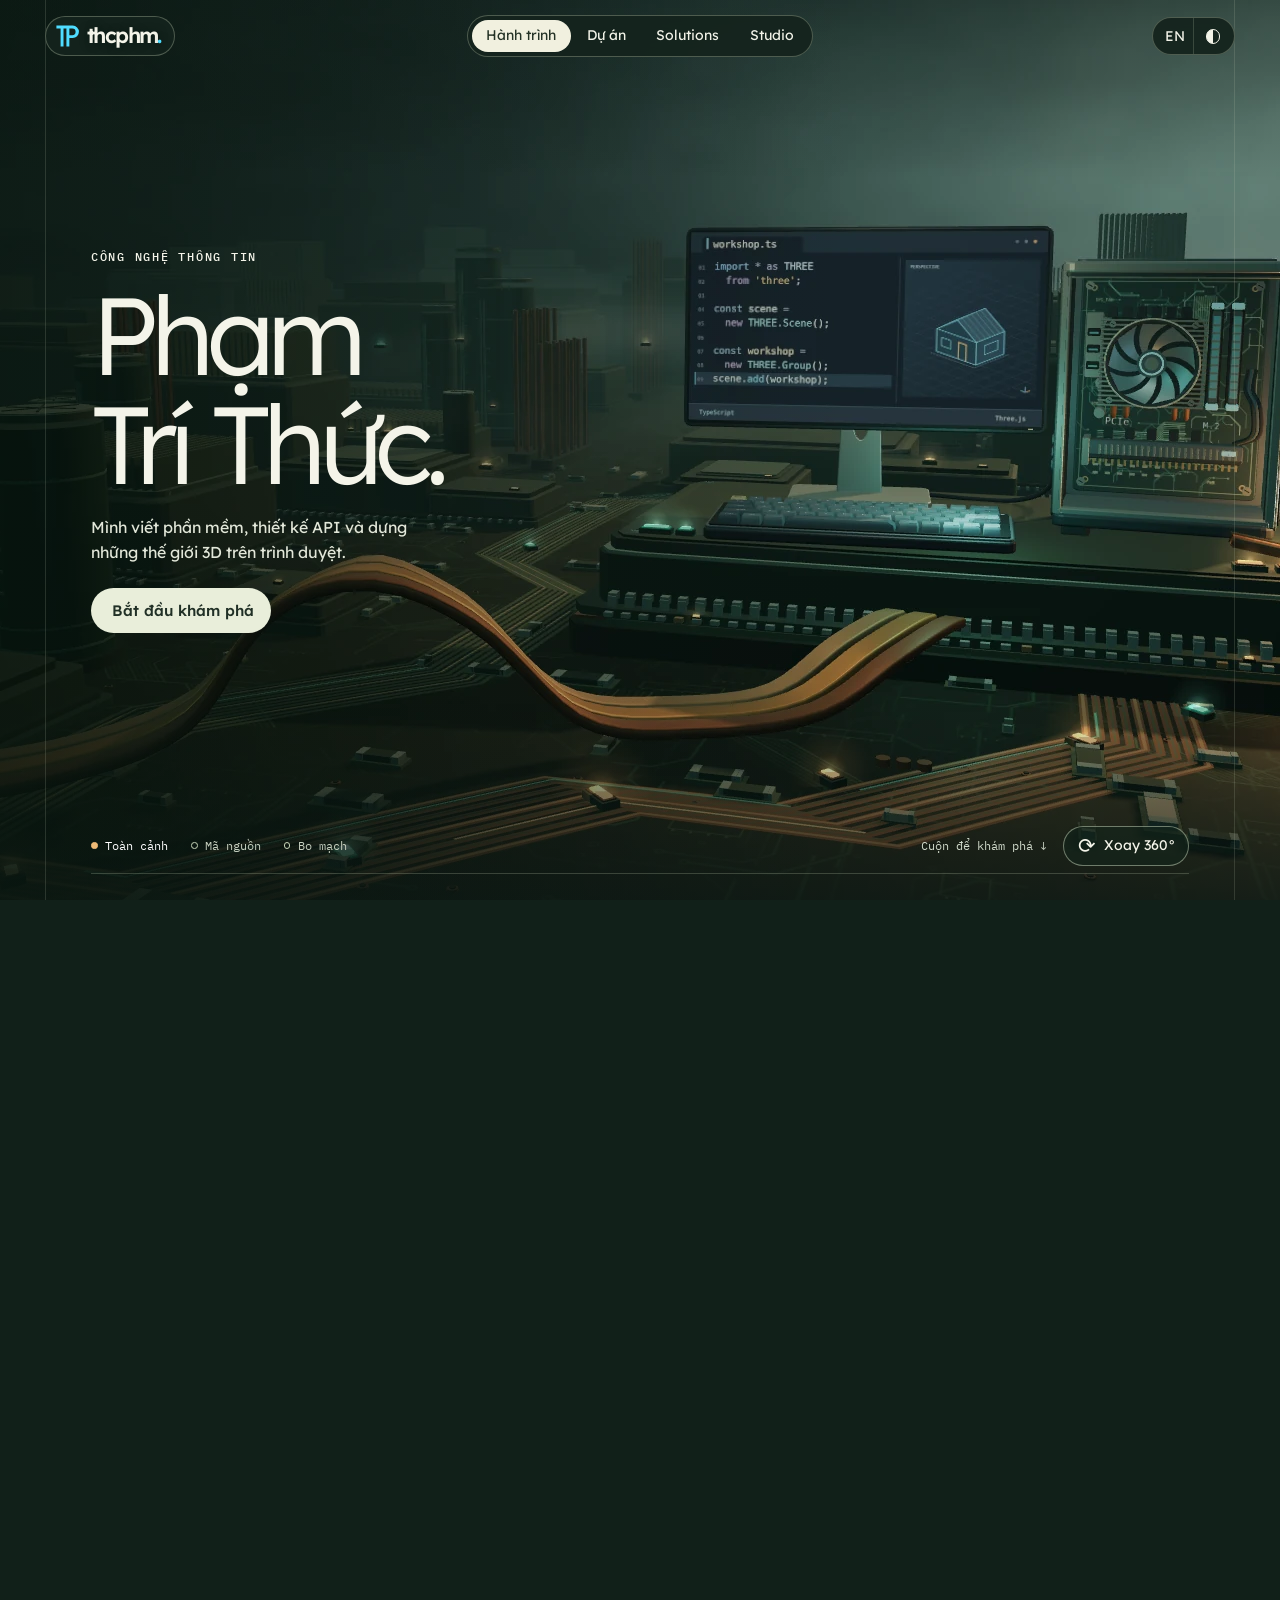
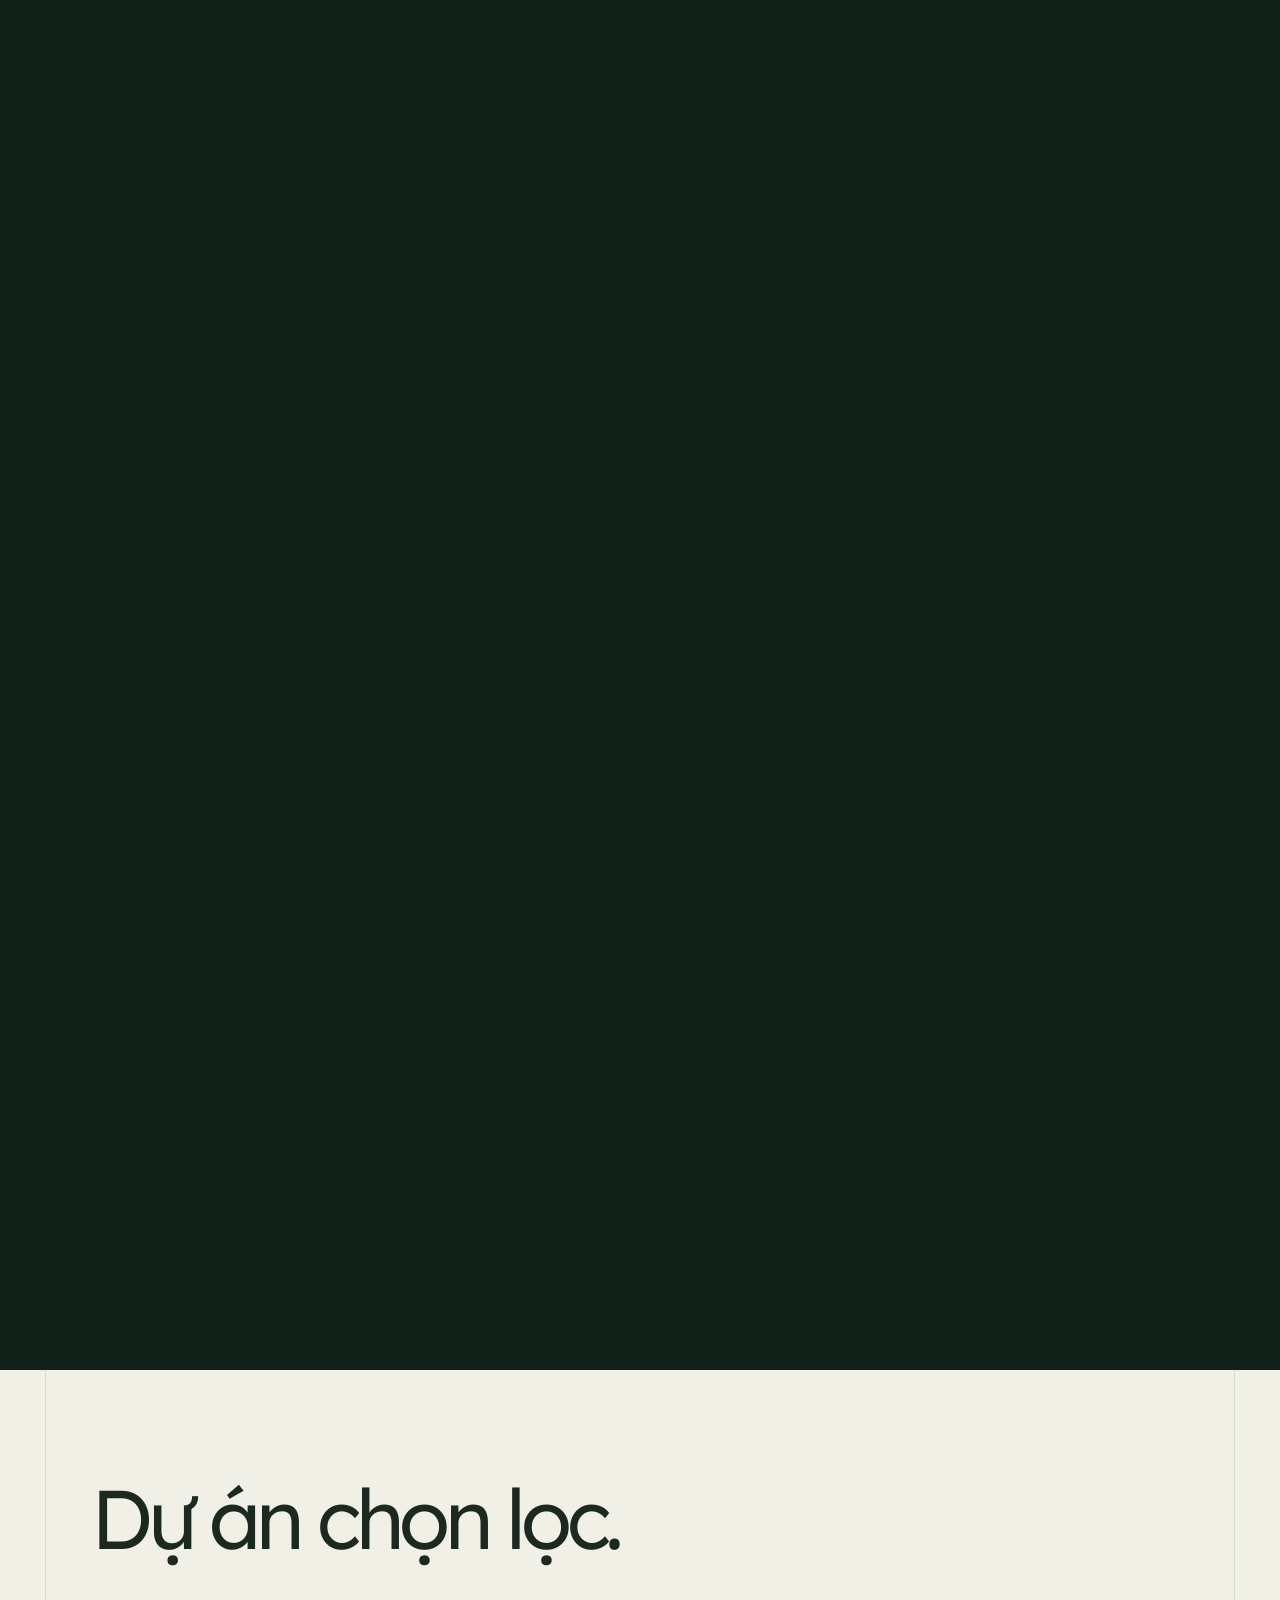
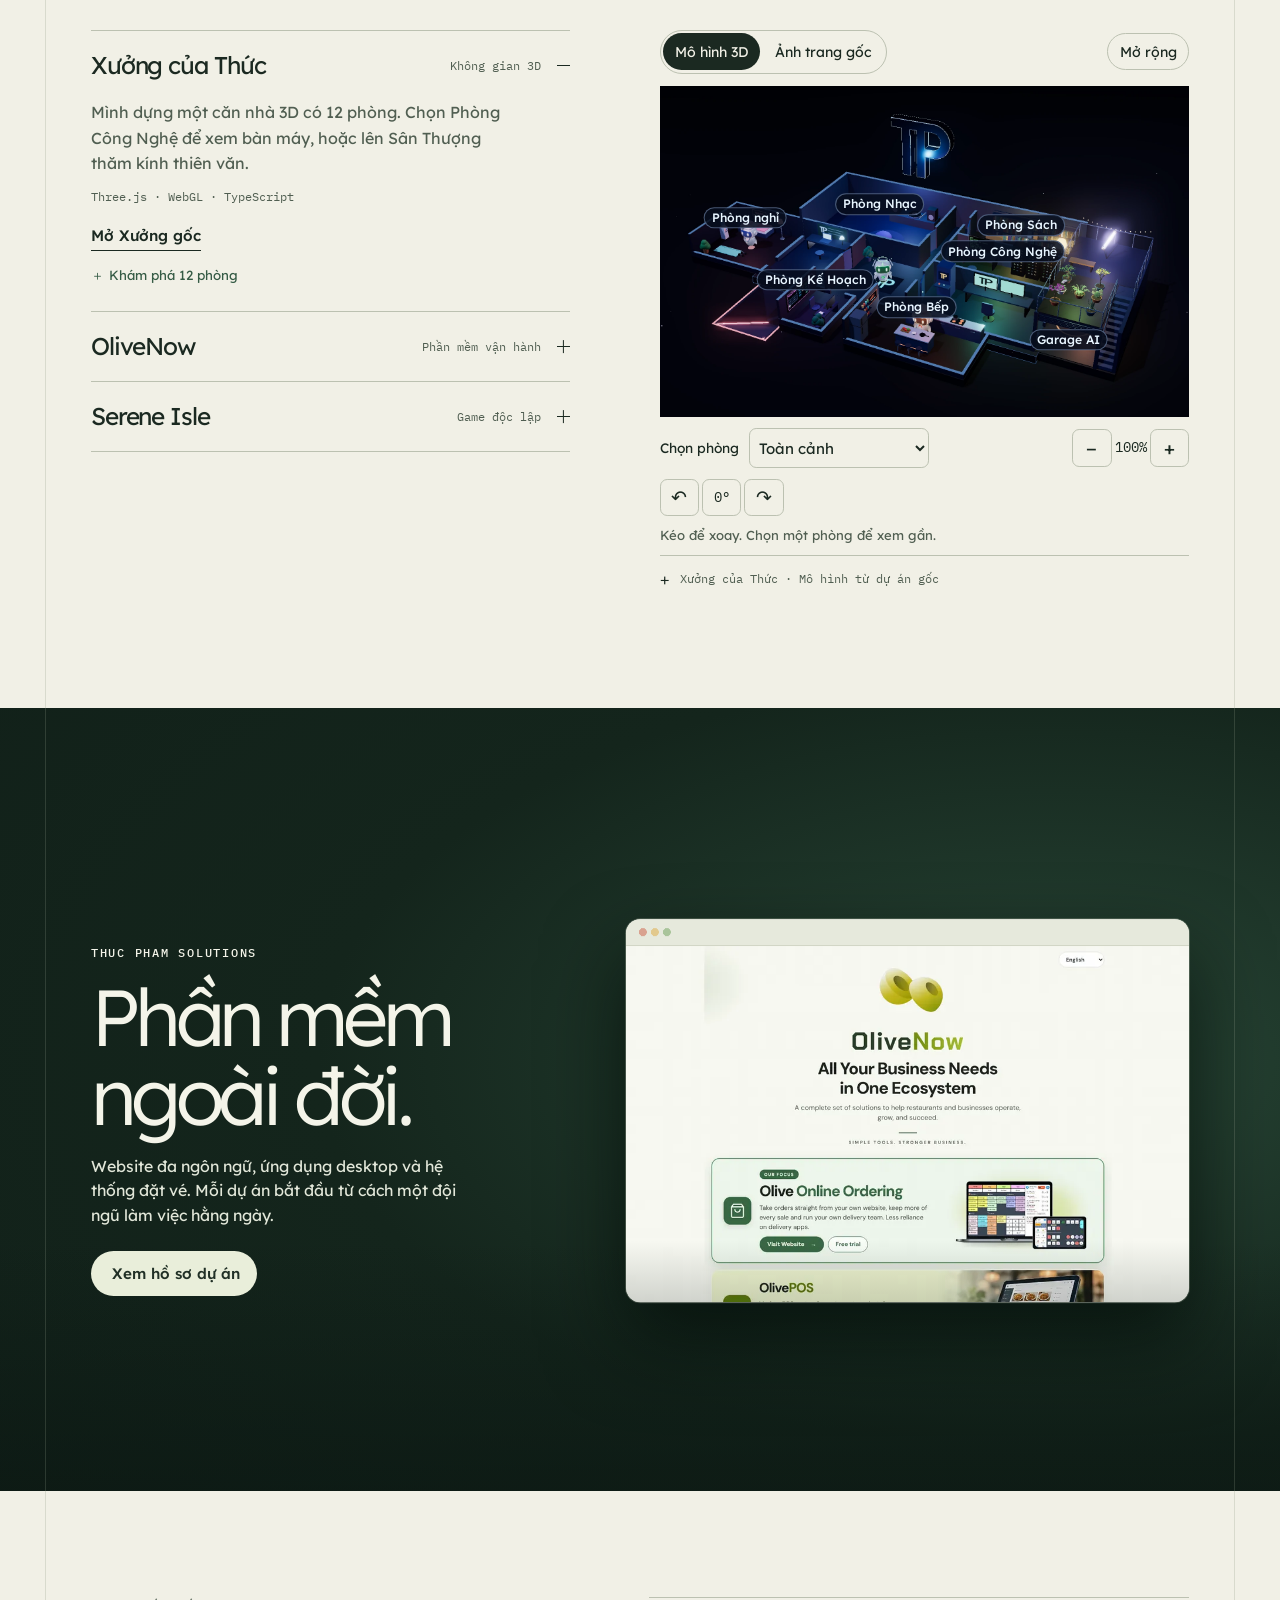
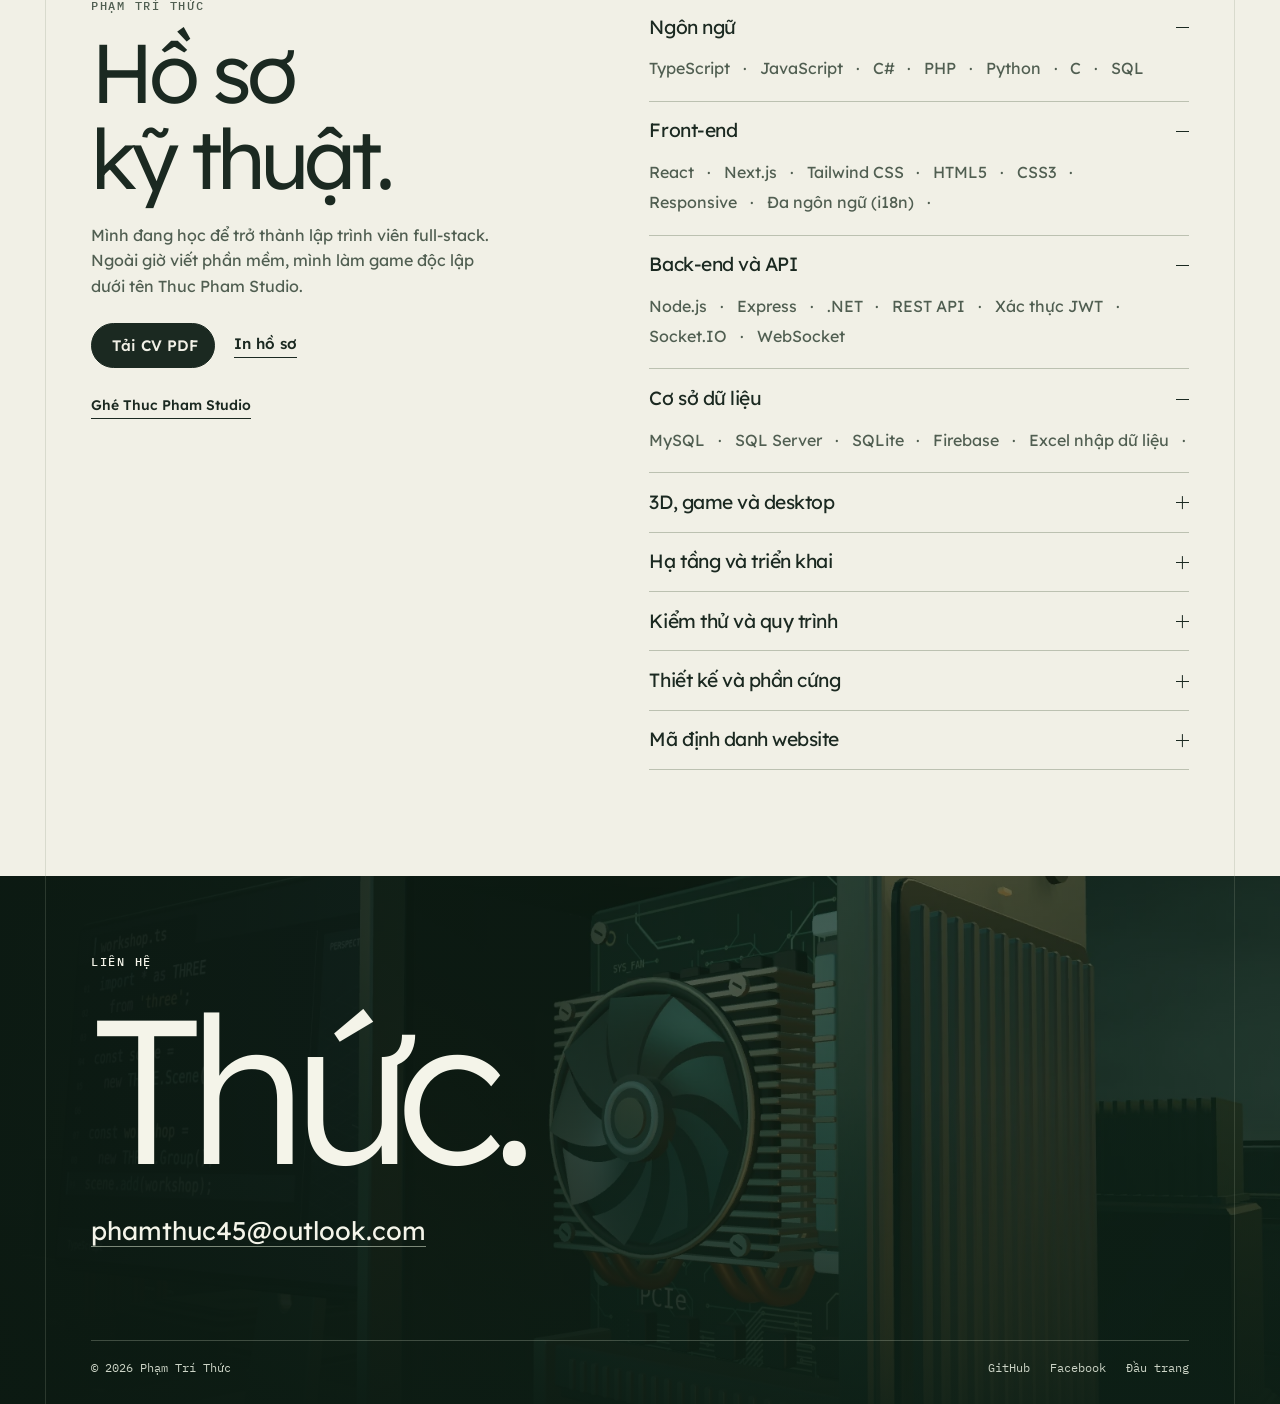
<file: index.html>
<!doctype html>
<html
  lang="vi"
  data-theme="light"
  data-title-vi="Phạm Trí Thức · Hành trình CV 3D"
  data-title-en="Phạm Trí Thức · A 3D CV journey"
  data-desc-vi="Khám phá góc lập trình, dự án và kỹ năng của Phạm Trí Thức trong một hành trình 3D."
  data-desc-en="Explore Phạm Trí Thức’s software, projects and skills in a scroll-driven 3D world."
>
  <head
    ><meta charset="utf-8" /><meta
      name="viewport"
      content="width=device-width, initial-scale=1, viewport-fit=cover" /><meta
      name="theme-color"
      content="#14241d" />
    <title>Phạm Trí Thức · Hành trình CV 3D</title
    ><meta
      name="description"
      content="Khám phá góc lập trình, dự án và kỹ năng của Phạm Trí Thức trong một hành trình 3D." /><link rel="canonical" href="https://thcphm.github.io/" /><meta property="og:type" content="website" /><meta property="og:site_name" content="Phạm Trí Thức" /><meta property="og:locale" content="vi_VN" /><meta property="og:url" content="https://thcphm.github.io/" /><meta property="og:title" content="Phạm Trí Thức · Hành trình CV 3D" /><meta property="og:description" content="Khám phá góc lập trình, dự án và kỹ năng của Phạm Trí Thức trong một hành trình 3D." /><meta property="og:image" content="https://thcphm.github.io/assets/og-home.jpg" /><meta property="og:image:width" content="1200" /><meta property="og:image:height" content="630" /><meta name="twitter:card" content="summary_large_image" /><script>
      document.documentElement.classList.add("js");
      try {
        if (localStorage.getItem("tp-lang") === "en") document.documentElement.lang = "en";
        if (localStorage.getItem("tp-theme") === "dark") document.documentElement.dataset.theme = "dark";
      } catch (e) {}
    </script>
    <link rel="icon" href="/assets/field/tp-mark.svg" /><link rel="stylesheet" href="/assets/field-guide.css?v=tp11" />
    <script defer src="/script.js?v=field-4"></script
    ><script defer src="/assets/field-guide.js?v=tp9"></script
    ><script data-goatcounter="https://thcphm.goatcounter.com/count" async src="//gc.zgo.at/count.js"></script
    ><link rel="stylesheet" href="/assets/workshop-viewer.css?v=6" /><script
      defer
      src="/assets/workshop-viewer.js?v=9"
    ></script
  ></head>
  <body id="top" class="page-home"
    ><a class="skip" href="#content"><span lang="vi">Đến nội dung</span><span lang="en">Skip to content</span></a>
    <header class="mast"
      ><a
        class="identity"
        href="/"
        aria-label="Phạm Trí Thức · Trang chủ"
        data-label-vi="Phạm Trí Thức · Trang chủ"
        data-label-en="Phạm Trí Thức · Home"
        ><svg class="brand-mark" viewBox="-2 -2 112 104" aria-hidden="true" focusable="false">
          <path
            fill="currentColor"
            fill-rule="evenodd"
            d="M0 0H78A30 30 0 0 1 78 60H62V100H48V14H34V100H20V14H0Z M62 14V46H76A16 16 0 0 0 76 14Z"
          /></svg
        ><span>thcphm<span class="brand-dot">.</span></span></a
      >
      <nav
        id="site-nav"
        aria-label="Điều hướng chính"
        data-label-vi="Điều hướng chính"
        data-label-en="Main navigation"
        ><a href="/" aria-current="page"><span lang="vi">Hành trình</span><span lang="en">Journey</span></a
        ><a href="/#du-an"><span lang="vi">Dự án</span><span lang="en">Projects</span></a
        ><a href="/solutions/">Solutions</a><a href="/studio/">Studio</a></nav
      ><div class="mast-tools"
        ><button
          id="lang-toggle"
          type="button"
          aria-label="Switch to English"
          data-label-vi="Switch to English"
          data-label-en="Đổi sang tiếng Việt"
          ><span lang="vi">EN</span><span lang="en">VI</span></button
        ><button
          id="theme-toggle"
          type="button"
          aria-label="Đổi giao diện sáng tối"
          data-label-vi="Đổi giao diện sáng tối"
          data-label-en="Change colour theme"
          aria-pressed="false"
          ><span class="theme-disc" aria-hidden="true"></span></button
        ><button
          id="menu-toggle"
          type="button"
          aria-expanded="false"
          aria-controls="site-nav"
          aria-label="Mở trình đơn"
          data-label-vi="Mở trình đơn"
          data-label-en="Open menu"
          ><span aria-hidden="true">☰</span></button
        ></div
      ></header
    >
    <main id="content"
      ><section
        class="tour"
        id="ho-so"
        aria-label="Hành trình CV 3D"
        data-label-vi="Hành trình CV 3D"
        data-label-en="The 3D CV journey"
        ><div class="marker mk-code" id="ma-nguon" aria-hidden="true"></div
        ><div class="marker mk-hardware" id="bo-mach" aria-hidden="true"></div>
        <div class="tour-stage"
          ><div class="world-visual" aria-hidden="true"
            ><picture class="world-plate" data-plate="0"
              ><source media="(max-aspect-ratio: 4/5)" srcset="/assets/field/mobile/profile.webp" /><img
                src="/assets/field/profile.webp"
                alt=""
                draggable="false"
                fetchpriority="high" /></picture
            ><picture class="world-plate" data-plate="1"
              ><source media="(max-aspect-ratio: 4/5)" srcset="/assets/field/mobile/code.webp" /><img
                src="/assets/field/code.webp"
                alt=""
                draggable="false"
                loading="lazy" /></picture
            ><picture class="world-plate" data-plate="2"
              ><source media="(max-aspect-ratio: 4/5)" srcset="/assets/field/mobile/hardware.webp" /><img
                src="/assets/field/hardware.webp"
                alt=""
                draggable="false"
                loading="lazy" /></picture
            ><canvas id="world-canvas" hidden></canvas></div
          ><div class="world-shade"></div><div class="page-lines" aria-hidden="true"></div>
          <div class="tour-copy inset"
            ><article class="chapter-copy active" data-copy="0"
              ><p class="eyebrow"
                ><span lang="vi">Công nghệ thông tin</span><span lang="en">Information technology</span></p
              ><h1>Phạm<br />Trí Thức.</h1
              ><p class="deck"
                ><span lang="vi">Mình viết phần mềm, thiết kế API và dựng những thế giới 3D trên trình duyệt.</span
                ><span lang="en">I build software, design APIs and create 3D worlds for the browser.</span></p
              ><a class="pill" href="#ma-nguon"
                ><span lang="vi">Bắt đầu khám phá</span><span lang="en">Start exploring</span></a
              ></article
            ><article class="chapter-copy" data-copy="1"
              ><p class="eyebrow"
                ><span lang="vi">Không gian tương tác</span><span lang="en">Interactive spaces</span></p
              ><h2
                ><span lang="vi">Xưởng<br />của Thức.</span><span lang="en">Inside my<br />workshop.</span></h2
              ><p class="deck"
                ><span lang="vi"
                  >Một căn xưởng có 12 phòng. Mình dùng Three.js và Firebase để bạn có thể tự đi từ phòng này sang
                  phòng khác.</span
                ><span lang="en"
                  >A workshop with twelve rooms. I used Three.js and Firebase to let you find your own way through
                  them.</span
                ></p
              ><a class="pill" href="#xuong-3d"
                ><span lang="vi">Xem xưởng 3D</span><span lang="en">Explore the 3D workshop</span></a
              ></article
            ><article class="chapter-copy" data-copy="2"
              ><p class="eyebrow"><span lang="vi">Hệ thống phần mềm</span><span lang="en">Software systems</span></p
              ><h2
                ><span lang="vi">Dưới<br />lớp vỏ.</span><span lang="en">Under<br />the hood.</span></h2
              ><p class="deck"
                ><span lang="vi"
                  >Từ giao diện đến API và cơ sở dữ liệu, đây là những công cụ mình dùng để ghép các phần của một ứng
                  dụng lại với nhau.</span
                ><span lang="en"
                  >From the interface to APIs and databases, these are the tools I use to put an application
                  together.</span
                ></p
              ><a class="pill" href="#ky-nang"
                ><span lang="vi">Xem kỹ năng</span><span lang="en">Explore my tools</span></a
              ></article
            ></div
          >
          <div class="tour-foot inset"
            ><nav
              class="rail"
              aria-label="Chọn chương 3D"
              data-label-vi="Chọn chương 3D"
              data-label-en="Choose a 3D chapter"
              ><a data-jump="0" href="#ho-so" aria-current="step"
                ><span class="rail-tick" aria-hidden="true"></span><span lang="vi">Toàn cảnh</span
                ><span lang="en">Overview</span></a
              ><a data-jump="1" href="#ma-nguon"
                ><span class="rail-tick" aria-hidden="true"></span><span lang="vi">Mã nguồn</span
                ><span lang="en">Code</span></a
              ><a data-jump="2" href="#bo-mach"
                ><span class="rail-tick" aria-hidden="true"></span><span lang="vi">Bo mạch</span
                ><span lang="en">Hardware</span></a
              ></nav
            ><div class="scene-tools"
              ><span class="scroll-cue"
                ><span lang="vi">Cuộn để khám phá</span><span lang="en">Scroll to explore</span> ↓</span
              ><button
                class="orbit-open"
                id="open-orbit"
                type="button"
                aria-haspopup="dialog"
                aria-controls="orbit-dialog"
                ><span aria-hidden="true">⟳</span> <span lang="vi">Xoay 360°</span
                ><span lang="en">Rotate 360°</span></button
              ></div
            ><span class="tour-progress" aria-hidden="true"></span></div></div
      ></section>
      <dialog id="orbit-dialog" aria-labelledby="orbit-title"
        ><div class="orbit-head"
          ><h2 id="orbit-title"
            ><span lang="vi">Xoay góc lập trình</span><span lang="en">Rotate the workstation</span></h2
          ><button type="button" id="close-orbit"
            ><span lang="vi">Trở về hành trình</span><span lang="en">Back to the journey</span> ×</button
          ></div
        ><figure class="workbench" id="workbench">
          <div class="desk-frame">
            <div class="desk-field" id="model-stage" role="group" aria-label="Góc lập trình 3D">
              <img
                id="desk-poster"
                src="/assets/lab/profile.webp"
                alt=""
                width="1152"
                height="720"
                loading="lazy"
                draggable="false"
              />
              <div class="lab-frames" id="lab-frames" aria-hidden="true" hidden></div>
            </div>
            <div class="desk-caption">
              <span class="desk-title" id="lab-caption"
                ><span lang="vi">Góc lập trình</span><span lang="en">Developer workstation</span></span
              >
              <span class="desk-readout" id="scene-hint"
                ><span lang="vi">Mô hình 3D</span><span lang="en">3D model</span></span
              >
              <button class="lab-retry" id="lab-retry" type="button" hidden
                ><span lang="vi">Tải lại góc xoay</span><span lang="en">Reload views</span></button
              >
            </div>
          </div>
          <figcaption class="desk-controls" hidden>
            <div
              class="angles"
              role="group"
              aria-label="Góc nhìn"
              data-label-vi="Góc nhìn"
              data-label-en="Camera view"
            >
              <button type="button" data-angle="profile" aria-pressed="true"
                ><span lang="vi">Toàn cảnh</span><span lang="en">Overview</span></button
              >
              <button type="button" data-angle="code" aria-pressed="false"
                ><span lang="vi">Mã nguồn</span><span lang="en">Code</span></button
              >
              <button type="button" data-angle="hardware" aria-pressed="false"
                ><span lang="vi">Bo mạch</span><span lang="en">Hardware</span></button
              >
            </div>
            <div
              class="orbit-tools"
              role="group"
              aria-label="Xoay mô hình"
              data-label-vi="Xoay mô hình"
              data-label-en="Rotate model"
            >
              <button
                type="button"
                data-turn="-1"
                aria-label="Xoay trái"
                data-label-vi="Xoay trái"
                data-label-en="Rotate left"
                >←</button
              >
              <button
                type="button"
                id="orbit-reset"
                aria-label="Về góc ban đầu"
                data-label-vi="Về góc ban đầu"
                data-label-en="Reset orientation"
                title="Về góc ban đầu"
                ><span aria-hidden="true">↺</span> <span id="orbit-value">0°</span></button
              >
              <button
                type="button"
                data-turn="1"
                aria-label="Xoay phải"
                data-label-vi="Xoay phải"
                data-label-en="Rotate right"
                >→</button
              >
            </div>
          </figcaption>
          <span class="visually-hidden" id="scene-status" aria-live="polite"></span> </figure></dialog
      ><script defer src="/assets/it-workbench.js?v=field-4"></script
      ><section class="exhibit paper-block" id="du-an"
        ><div class="page-lines" aria-hidden="true"></div
        ><div class="inset"
          ><header class="section-title"
            ><h2><span lang="vi">Dự án chọn lọc.</span><span lang="en">Selected projects.</span></h2></header
          ><div class="exhibit-grid"
            ><div class="entry-list"
              ><details class="entry" data-specimen="workshop" name="selected-projects" open
                ><summary
                  ><span class="entry-title">Xưởng của Thức</span
                  ><span class="entry-kind"
                    ><span lang="vi">Không gian 3D</span><span lang="en">3D environment</span></span
                  ><span class="expand-mark" aria-hidden="true"></span></summary
                ><div class="spec-slot"></div
                ><div class="entry-body"
                  ><p
                    ><span lang="vi"
                      >Mình dựng một căn nhà 3D có 12 phòng. Chọn Phòng Công Nghệ để xem bàn máy, hoặc lên Sân Thượng
                      thăm kính thiên văn.</span
                    ><span lang="en"
                      >I built this 12-room 3D house. Visit the technology room to see the workstation, or go up to
                      the rooftop telescope.</span
                    ></p
                  ><p class="materials">Three.js · WebGL · TypeScript</p
                  ><a class="textlink" href="https://thcphm.github.io/xuong-cua-thuc/"
                    ><span lang="vi">Mở Xưởng gốc</span><span lang="en">Open the original workshop</span></a
                  ><details class="room-index"
                    ><summary
                      ><span lang="vi">Khám phá 12 phòng</span><span lang="en">Explore the 12 rooms</span></summary
                    ><ul class="tags rooms" lang="vi" aria-label="Các phòng"
                      ><li><button type="button" data-room-jump="nhac">Phòng Nhạc</button></li
                      ><li><button type="button" data-room-jump="sach">Phòng Sách</button></li
                      ><li><button type="button" data-room-jump="cong">Phòng Công Nghệ</button></li
                      ><li><button type="button" data-room-jump="game">Phòng Giải Trí</button></li
                      ><li><button type="button" data-room-jump="hoc">Phòng Học</button></li
                      ><li><button type="button" data-room-jump="garage">Garage AI</button></li
                      ><li><button type="button" data-room-jump="san">Sân Thượng</button></li
                      ><li><button type="button" data-room-jump="vuon">Sân Vườn</button></li
                      ><li><button type="button" data-room-jump="kehoach">Phòng Kế Hoạch</button></li
                      ><li><button type="button" data-room-jump="bep">Phòng Bếp</button></li
                      ><li><button type="button" data-room-jump="nghi">Phòng nghỉ</button></li
                      ><li><button type="button" data-room-jump="ham">Phòng Thực Nghiệm</button></li></ul
                    ><ul class="tags rooms" lang="en" aria-label="Rooms"
                      ><li><button type="button" data-room-jump="nhac">Music room</button></li
                      ><li><button type="button" data-room-jump="sach">Library</button></li
                      ><li><button type="button" data-room-jump="cong">Technology room</button></li
                      ><li><button type="button" data-room-jump="game">Game room</button></li
                      ><li><button type="button" data-room-jump="hoc">Study</button></li
                      ><li><button type="button" data-room-jump="garage">AI garage</button></li
                      ><li><button type="button" data-room-jump="san">Rooftop</button></li
                      ><li><button type="button" data-room-jump="vuon">Garden</button></li
                      ><li><button type="button" data-room-jump="kehoach">Planning room</button></li
                      ><li><button type="button" data-room-jump="bep">Kitchen</button></li
                      ><li><button type="button" data-room-jump="nghi">Rest room</button></li
                      ><li><button type="button" data-room-jump="ham">Experiment lab</button></li></ul
                    ></details
                  ></div
                ></details
              ><details class="entry" data-specimen="ecosystem" name="selected-projects"
                ><summary
                  ><span class="entry-title">OliveNow</span
                  ><span class="entry-kind"
                    ><span lang="vi">Phần mềm vận hành</span><span lang="en">Software systems</span></span
                  ><span class="expand-mark" aria-hidden="true"></span></summary
                ><div class="spec-slot"></div
                ><div class="entry-body"
                  ><p
                    ><span lang="vi"
                      >Mình cộng tác từ xa với đội ngũ ở Ottawa, từ tháng 10/2026, trên năm sản phẩm cho nhà hàng, bán
                      lẻ và đặt vé.</span
                    ><span lang="en"
                      >I work remotely with the Ottawa team on five restaurant, retail and ticketing products,
                      starting in October 2026.</span
                    ></p
                  ><p class="materials">Web · Desktop · SQL</p
                  ><a class="textlink" href="/solutions/du-an/#olivenow"
                    ><span lang="vi">Xem năm sản phẩm</span><span lang="en">View the five products</span></a
                  ><details class="source-shot"
                    ><summary
                      ><span lang="vi">Ảnh dự án thật</span><span lang="en">Original project image</span></summary
                    ><img
                      src="/img/olivenow.webp"
                      alt="Website thật của OliveNow"
                      data-alt-vi="Website thật của OliveNow"
                      data-alt-en="The OliveNow website"
                      loading="lazy" /></details></div></details
              ><details class="entry" data-specimen="island" name="selected-projects"
                ><summary
                  ><span class="entry-title">Serene Isle</span
                  ><span class="entry-kind"><span lang="vi">Game độc lập</span><span lang="en">Indie game</span></span
                  ><span class="expand-mark" aria-hidden="true"></span></summary
                ><div class="spec-slot"></div
                ><div class="entry-body"
                  ><p
                    ><span lang="vi"
                      >Một hòn đảo nhỏ để nghỉ ngơi ngay trên trình duyệt. Mình đang xây dựng phiên bản Unity với đồ
                      họa mới.</span
                    ><span lang="en"
                      >A quiet island you can visit in your browser. I’m building a Unity edition with new
                      artwork.</span
                    ></p
                  ><p class="materials">Web · Game design · Unity</p
                  ><a class="textlink" href="/studio/#serene-isle"
                    ><span lang="vi">Khám phá hòn đảo</span><span lang="en">Explore the island</span></a
                  ><details class="source-shot"
                    ><summary
                      ><span lang="vi">Ảnh dự án thật</span><span lang="en">Original project image</span></summary
                    ><img
                      src="/img/serene.webp"
                      alt="Ảnh trong game Serene Isle"
                      data-alt-vi="Ảnh trong game Serene Isle"
                      data-alt-en="An in-game view of Serene Isle"
                      loading="lazy" /></details></div></details></div
            ><div class="specimens"
              ><figure class="spec-plate workshop-viewer" data-figure="workshop" id="xuong-3d">
                <div class="workshop-panel" id="workshop-panel">
                  <div class="workshop-bar" data-workshop-tools hidden>
                    <div
                      class="workshop-modes"
                      role="group"
                      aria-label="Cách xem Xưởng của Thức"
                      data-label-vi="Cách xem Xưởng của Thức"
                      data-label-en="Workshop display"
                    >
                      <button type="button" data-workshop-mode="model" aria-pressed="true"
                        ><span lang="vi">Mô hình 3D</span><span lang="en">3D model</span></button
                      >
                      <button type="button" data-workshop-mode="photo" aria-pressed="false"
                        ><span lang="vi">Ảnh trang gốc</span><span lang="en">Original site image</span></button
                      >
                    </div>
                    <button
                      type="button"
                      data-workshop-expand
                      aria-haspopup="dialog"
                      aria-expanded="false"
                      aria-controls="workshop-dialog"
                      ><span lang="vi">Mở rộng</span><span lang="en">Enlarge</span></button
                    >
                  </div>
                  <div
                    class="workshop-stage"
                    data-workshop-stage
                    role="group"
                    aria-label="Xưởng của Thức, mô hình 3D gốc với 12 phòng và biển hiệu TP"
                    data-label-vi="Xưởng của Thức, mô hình 3D gốc với 12 phòng và biển hiệu TP"
                    data-label-en="Thức’s original 3D workshop, with 12 rooms and the TP sign"
                  >
                    <img
                      data-workshop-poster
                      src="/assets/workshop/overview.webp"
                      width="1280"
                      height="800"
                      loading="lazy"
                      decoding="async"
                      draggable="false"
                      alt="Căn xưởng xanh đậm với biển TP phát sáng, robot ở sảnh và các phòng bố trí quanh sảnh."
                      data-alt-vi="Căn xưởng xanh đậm với biển TP phát sáng, robot ở sảnh và các phòng bố trí quanh sảnh."
                      data-alt-en="The dark blue workshop with its glowing TP sign, lobby robot and surrounding rooms."
                    />
                    <div data-workshop-film class="workshop-film" aria-hidden="true" hidden></div>
                    <div data-workshop-host class="workshop-host" aria-hidden="true"></div>
                    <div
                      data-workshop-labels
                      class="workshop-labels"
                      aria-label="Phòng trong xưởng"
                      data-label-vi="Phòng trong xưởng"
                      data-label-en="Rooms in the workshop"
                      role="group"
                    ></div>
                    <div data-workshop-photo class="workshop-photo" hidden></div>
                    <button type="button" class="workshop-home" data-workshop-home hidden
                      ><span lang="vi">Về toàn cảnh</span><span lang="en">Back to overview</span></button>
                  </div>
                  <div class="workshop-ctrl" data-workshop-tools hidden>
                    <label class="workshop-rooms" for="workshop-room"
                      ><span lang="vi">Chọn phòng</span><span lang="en">Choose a room</span
                      ><select id="workshop-room"
                        ><option value="" data-vi="Toàn cảnh" data-en="Overview">Toàn cảnh</option
                        ><option value="nhac" data-vi="Phòng Nhạc" data-en="Music room">Phòng Nhạc</option
                        ><option value="sach" data-vi="Phòng Sách" data-en="Library">Phòng Sách</option
                        ><option value="cong" data-vi="Phòng Công Nghệ" data-en="Technology room"
                          >Phòng Công Nghệ</option
                        ><option value="game" data-vi="Phòng Giải Trí" data-en="Game room">Phòng Giải Trí</option
                        ><option value="hoc" data-vi="Phòng Học" data-en="Study">Phòng Học</option
                        ><option value="garage" data-vi="Garage AI" data-en="AI garage">Garage AI</option
                        ><option value="san" data-vi="Sân Thượng" data-en="Rooftop">Sân Thượng</option
                        ><option value="vuon" data-vi="Sân Vườn" data-en="Garden">Sân Vườn</option
                        ><option value="kehoach" data-vi="Phòng Kế Hoạch" data-en="Planning room"
                          >Phòng Kế Hoạch</option
                        ><option value="bep" data-vi="Phòng Bếp" data-en="Kitchen">Phòng Bếp</option
                        ><option value="nghi" data-vi="Phòng nghỉ" data-en="Rest room">Phòng nghỉ</option
                        ><option value="ham" data-vi="Phòng Thực Nghiệm" data-en="Experiment lab"
                          >Phòng Thực Nghiệm</option
                        ></select
                      ></label
                    >
                    <div class="workshop-zoom" role="group" aria-label="Độ phóng đại" data-label-vi="Độ phóng đại" data-label-en="Magnification">
                      <button type="button" data-workshop-zoom="-1" aria-label="Thu nhỏ mô hình" data-label-vi="Thu nhỏ mô hình" data-label-en="Zoom out">−</button>
                      <span data-workshop-magnification>100%</span>
                      <button type="button" data-workshop-zoom="1" aria-label="Phóng to mô hình" data-label-vi="Phóng to mô hình" data-label-en="Zoom in">+</button>
                    </div>
                    <div
                      class="workshop-turn"
                      role="group"
                      aria-label="Xoay xưởng"
                      data-label-vi="Xoay xưởng"
                      data-label-en="Rotate workshop"
                    >
                      <button
                        type="button"
                        data-workshop-turn="-1"
                        aria-label="Xoay xưởng sang trái"
                        data-label-vi="Xoay xưởng sang trái"
                        data-label-en="Rotate workshop left"
                        ><span aria-hidden="true">↶</span></button
                      >
                      <button
                        type="button"
                        data-workshop-reset
                        aria-label="Về góc ban đầu của cảnh đang xem"
                        data-label-vi="Về góc ban đầu của cảnh đang xem"
                        data-label-en="Reset the current view"
                        ><span data-workshop-degrees>0°</span></button
                      >
                      <button
                        type="button"
                        data-workshop-turn="1"
                        aria-label="Xoay xưởng sang phải"
                        data-label-vi="Xoay xưởng sang phải"
                        data-label-en="Rotate workshop right"
                        ><span aria-hidden="true">↷</span></button
                      >
                    </div>
                  </div>
                  <p class="workshop-hint" data-workshop-help hidden></p>
                  <p class="visually-hidden" data-workshop-status aria-live="polite" aria-atomic="true"></p>
                </div>
                <figcaption
                  ><i aria-hidden="true">+</i
                  ><span
                    >Xưởng của Thức · <span lang="vi">Mô hình từ dự án gốc</span
                    ><span lang="en">Model from the original project</span></span
                  ></figcaption
                >
              </figure>
              <figure class="spec-plate" data-figure="ecosystem" hidden
                ><div class="spec-object"
                  ><img
                    src="/assets/field/ecosystem.webp"
                    loading="lazy"
                    alt="Mô hình máy tính có bốn mô-đun"
                    data-alt-vi="Mô hình máy tính có bốn mô-đun"
                    data-alt-en="Four-module computing system" /><img
                    class="mesh-pass"
                    src="/assets/field/ecosystem-edges.webp"
                    loading="lazy"
                    alt=""
                    aria-hidden="true" /></div
                ><figcaption
                  ><i aria-hidden="true">+</i
                  ><span
                    >OliveNow · <span lang="vi">Mô hình 3D</span><span lang="en">3D study</span></span
                  ></figcaption
                ></figure
              ><figure class="spec-plate" data-figure="island" hidden
                ><div class="spec-object"
                  ><img
                    src="/assets/field/island.webp"
                    loading="lazy"
                    alt="Mô hình hòn đảo nhỏ có biển và cây"
                    data-alt-vi="Mô hình hòn đảo nhỏ có biển và cây"
                    data-alt-en="Cutaway model of a small wooded island" /><img
                    class="mesh-pass"
                    src="/assets/field/island-edges.webp"
                    loading="lazy"
                    alt=""
                    aria-hidden="true" /></div
                ><figcaption
                  ><i aria-hidden="true">+</i
                  ><span
                    >Serene Isle · <span lang="vi">Mô hình 3D</span><span lang="en">3D study</span></span
                  ></figcaption
                ></figure
              ></div
            ></div
          ></div
        ></section
      ><dialog
        id="workshop-dialog"
        aria-label="Xưởng của Thức"
        data-label-vi="Xưởng của Thức, chế độ xem rộng"
        data-label-en="Thức’s workshop, enlarged view"
        ><div data-workshop-slot></div></dialog
      ><section class="interlude scene-band product-cover" id="tps"
        ><picture class="cover-image"
          ><img
            src="/img/olivenow.webp"
            alt="Website thật của OliveNow"
            data-alt-vi="Website thật của OliveNow"
            data-alt-en="The OliveNow website"
            width="960"
            height="606"
            loading="lazy" /></picture
        ><div class="page-lines" aria-hidden="true"></div
        ><div class="inset inter-type"
          ><p class="eyebrow">Thuc Pham Solutions</p
          ><h2
            ><span lang="vi">Phần mềm<br />ngoài đời.</span><span lang="en">Software in<br />the wild.</span></h2
          ><p class="deck"
            ><span lang="vi"
              >Website đa ngôn ngữ, ứng dụng desktop và hệ thống đặt vé. Mỗi dự án bắt đầu từ cách một đội ngũ làm
              việc hằng ngày.</span
            ><span lang="en"
              >Multilingual websites, desktop apps and ticketing systems. Each project starts with how a team works
              day to day.</span
            ></p
          ><a class="pill" href="/solutions/du-an/"
            ><span lang="vi">Xem hồ sơ dự án</span><span lang="en">Browse project files</span></a
          ></div
        ></section
      ><section class="paper-block dossier" id="ky-nang"
        ><div class="page-lines" aria-hidden="true"></div
        ><div class="inset split-layout"
          ><div class="section-title"
            ><p class="eyebrow">Phạm Trí Thức</p
            ><h2
              ><span lang="vi">Hồ sơ<br />kỹ thuật.</span><span lang="en">Technical<br />profile.</span></h2
            ><p class="intro"
              ><span lang="vi"
                >Mình đang học để trở thành lập trình viên full-stack. Ngoài giờ viết phần mềm, mình làm game độc lập
                dưới tên Thuc Pham Studio.</span
              ><span lang="en"
                >I’m studying to become a full-stack developer. Outside of software work, I make independent games as
                Thuc Pham Studio.</span
              ></p
            ><div class="action-row"
              ><a
                class="pill"
                id="download-cv"
                data-cv-link
                href="/assets/cv-vi.pdf"
                download="Pham-Tri-Thuc-CV-VI.pdf"
                ><span lang="vi">Tải CV PDF</span><span lang="en">Download CV PDF</span></a
              ><button type="button" class="textlink" data-print
                ><span lang="vi">In hồ sơ</span><span lang="en">Print profile</span></button
              ></div
            ><a class="textlink" href="/studio/"
              ><span lang="vi">Ghé Thuc Pham Studio</span><span lang="en">Visit Thuc Pham Studio</span></a
            ></div
          ><div class="ledger"
            ><details class="skill-row" open
              ><summary
                ><span><span lang="vi">Ngôn ngữ</span><span lang="en">Languages</span></span
                ><span class="expand-mark" aria-hidden="true"></span></summary
              ><ul class="tags"
                ><li>TypeScript</li
                ><li>JavaScript</li
                ><li>C#</li
                ><li>PHP</li
                ><li>Python</li
                ><li>C</li
                ><li>SQL</li></ul
              ></details
            ><details class="skill-row" open
              ><summary
                ><span><span>Front-end</span></span
                ><span class="expand-mark" aria-hidden="true"></span></summary
              ><ul class="tags"
                ><li>React</li
                ><li>Next.js</li
                ><li>Tailwind CSS</li
                ><li>HTML5</li
                ><li>CSS3</li
                ><li>Responsive</li
                ><li lang="vi">Đa ngôn ngữ (i18n)</li
                ><li lang="en">Internationalisation (i18n)</li></ul
              ></details
            ><details class="skill-row" open
              ><summary
                ><span><span lang="vi">Back-end và API</span><span lang="en">Back-end and APIs</span></span
                ><span class="expand-mark" aria-hidden="true"></span></summary
              ><ul class="tags"
                ><li>Node.js</li
                ><li>Express</li
                ><li>.NET</li
                ><li>REST API</li
                ><li lang="vi">Xác thực JWT</li
                ><li lang="en">JWT auth</li
                ><li>Socket.IO</li
                ><li>WebSocket</li></ul
              ></details
            ><details class="skill-row" open
              ><summary
                ><span><span lang="vi">Cơ sở dữ liệu</span><span lang="en">Databases</span></span
                ><span class="expand-mark" aria-hidden="true"></span></summary
              ><ul class="tags"
                ><li>MySQL</li
                ><li>SQL Server</li
                ><li>SQLite</li
                ><li>Firebase</li
                ><li lang="vi">Excel nhập dữ liệu</li
                ><li lang="en">Excel data import</li></ul
              ></details
            ><details class="skill-row"
              ><summary
                ><span><span lang="vi">3D, game và desktop</span><span lang="en">3D, games and desktop</span></span
                ><span class="expand-mark" aria-hidden="true"></span></summary
              ><ul class="tags"
                ><li>Three.js</li
                ><li>WebGL</li
                ><li>Unity</li
                ><li>Electron</li
                ><li lang="vi">Ứng dụng desktop Windows</li
                ><li lang="en">Windows desktop apps</li></ul
              ></details
            ><details class="skill-row"
              ><summary
                ><span
                  ><span lang="vi">Hạ tầng và triển khai</span
                  ><span lang="en">Infrastructure and deployment</span></span
                ><span class="expand-mark" aria-hidden="true"></span></summary
              ><ul class="tags"
                ><li>Docker</li
                ><li lang="vi">CI/CD GitHub Actions</li
                ><li lang="en">CI/CD with GitHub Actions</li
                ><li>Linux</li
                ><li>Git</li
                ><li lang="vi">Domain và DNS</li
                ><li lang="en">Domains and DNS</li
                ><li>SSL/HTTPS</li
                ><li>GitHub Pages</li
                ><li>SiteGround</li></ul
              ></details
            ><details class="skill-row"
              ><summary
                ><span><span lang="vi">Kiểm thử và quy trình</span><span lang="en">Testing and process</span></span
                ><span class="expand-mark" aria-hidden="true"></span></summary
              ><ul class="tags"
                ><li>Jest</li
                ><li>Unit test</li
                ><li>Postman</li
                ><li>Agile/Scrum</li
                ><li>Jira</li
                ><li>Trello</li
                ><li lang="vi">Viết tài liệu yêu cầu</li
                ><li lang="en">Requirement docs</li></ul
              ></details
            ><details class="skill-row"
              ><summary
                ><span><span lang="vi">Thiết kế và phần cứng</span><span lang="en">Design and hardware</span></span
                ><span class="expand-mark" aria-hidden="true"></span></summary
              ><ul class="tags"
                ><li>Figma</li
                ><li>UI/UX</li
                ><li>Prototype</li
                ><li>Pixel art</li
                ><li lang="vi">Máy quét mã vạch</li
                ><li lang="en">Barcode scanners</li
                ><li lang="vi">Máy in hoá đơn</li
                ><li lang="en">Receipt printers</li></ul
              ></details
            ><details class="skill-row code-detail"
              ><summary
                ><span><span lang="vi">Mã định danh website</span><span lang="en">Website identifier</span></span
                ><span class="expand-mark" aria-hidden="true"></span></summary
              ><div class="scan" id="scan">
                <svg
                  class="barcode"
                  viewBox="0 0 231 60"
                  preserveAspectRatio="none"
                  shape-rendering="crispEdges"
                  role="img"
                  aria-labelledby="bc-title"
                >
                  <title id="bc-title">Code 128 · thcphm.github.io</title>
                  <g fill="currentColor">
                    <rect x="10" width="2" height="60"></rect>
                    <rect x="13" width="1" height="60"></rect>
                    <rect x="16" width="1" height="60"></rect>
                    <rect x="21" width="1" height="60"></rect>
                    <rect x="24" width="4" height="60"></rect>
                    <rect x="29" width="1" height="60"></rect>
                    <rect x="32" width="1" height="60"></rect>
                    <rect x="35" width="2" height="60"></rect>
                    <rect x="41" width="1" height="60"></rect>
                    <rect x="43" width="1" height="60"></rect>
                    <rect x="48" width="1" height="60"></rect>
                    <rect x="50" width="2" height="60"></rect>
                    <rect x="54" width="1" height="60"></rect>
                    <rect x="56" width="1" height="60"></rect>
                    <rect x="59" width="4" height="60"></rect>
                    <rect x="65" width="1" height="60"></rect>
                    <rect x="68" width="2" height="60"></rect>
                    <rect x="74" width="1" height="60"></rect>
                    <rect x="76" width="4" height="60"></rect>
                    <rect x="81" width="3" height="60"></rect>
                    <rect x="85" width="1" height="60"></rect>
                    <rect x="87" width="1" height="60"></rect>
                    <rect x="90" width="2" height="60"></rect>
                    <rect x="94" width="3" height="60"></rect>
                    <rect x="98" width="1" height="60"></rect>
                    <rect x="101" width="2" height="60"></rect>
                    <rect x="104" width="1" height="60"></rect>
                    <rect x="109" width="1" height="60"></rect>
                    <rect x="114" width="2" height="60"></rect>
                    <rect x="117" width="1" height="60"></rect>
                    <rect x="120" width="1" height="60"></rect>
                    <rect x="123" width="4" height="60"></rect>
                    <rect x="128" width="1" height="60"></rect>
                    <rect x="131" width="1" height="60"></rect>
                    <rect x="134" width="2" height="60"></rect>
                    <rect x="140" width="1" height="60"></rect>
                    <rect x="142" width="1" height="60"></rect>
                    <rect x="145" width="4" height="60"></rect>
                    <rect x="151" width="1" height="60"></rect>
                    <rect x="153" width="1" height="60"></rect>
                    <rect x="156" width="1" height="60"></rect>
                    <rect x="161" width="2" height="60"></rect>
                    <rect x="164" width="1" height="60"></rect>
                    <rect x="167" width="2" height="60"></rect>
                    <rect x="171" width="3" height="60"></rect>
                    <rect x="175" width="1" height="60"></rect>
                    <rect x="180" width="2" height="60"></rect>
                    <rect x="183" width="1" height="60"></rect>
                    <rect x="186" width="1" height="60"></rect>
                    <rect x="190" width="4" height="60"></rect>
                    <rect x="195" width="1" height="60"></rect>
                    <rect x="197" width="4" height="60"></rect>
                    <rect x="202" width="1" height="60"></rect>
                    <rect x="204" width="3" height="60"></rect>
                    <rect x="208" width="2" height="60"></rect>
                    <rect x="213" width="3" height="60"></rect>
                    <rect x="217" width="1" height="60"></rect>
                    <rect x="219" width="2" height="60"></rect>
                  </g>
                </svg>
                <span class="beam" aria-hidden="true"></span> </div
              ><p class="readout is-ok" id="readout" aria-live="polite">
                <span class="led" aria-hidden="true"></span>
                <span class="readout-text"
                  ><span lang="vi">Đã đọc: thcphm.github.io</span><span lang="en">Read: thcphm.github.io</span></span
                >
                <button class="rescan" type="button" id="rescan"
                  ><span lang="vi">Quét lại</span><span lang="en">Scan again</span></button
                >
              </p></details
            ></div
          ></div
        ></section
      ></main
    ><footer class="closing scene-band" id="lien-he"
      ><div class="closing-photo" aria-hidden="true"></div><div class="page-lines" aria-hidden="true"></div>
      <div class="closing-inner inset"
        ><p class="eyebrow"><span lang="vi">Liên hệ</span><span lang="en">Contact</span></p
        ><h2>Thức.</h2>
        <a class="mail" href="mailto:phamthuc45@outlook.com">phamthuc45@outlook.com</a>
        <div class="end-line"
          ><span>© <span data-year>2026</span> Phạm Trí Thức</span
          ><div
            ><a href="https://github.com/thcphm">GitHub</a
            ><a href="https://www.facebook.com/thuc.pham.0405/">Facebook</a
            ><a href="#top"><span lang="vi">Đầu trang</span><span lang="en">Back to top</span></a></div
          ></div
        ></div
      ></footer
    ></body
  ></html
>
</file>
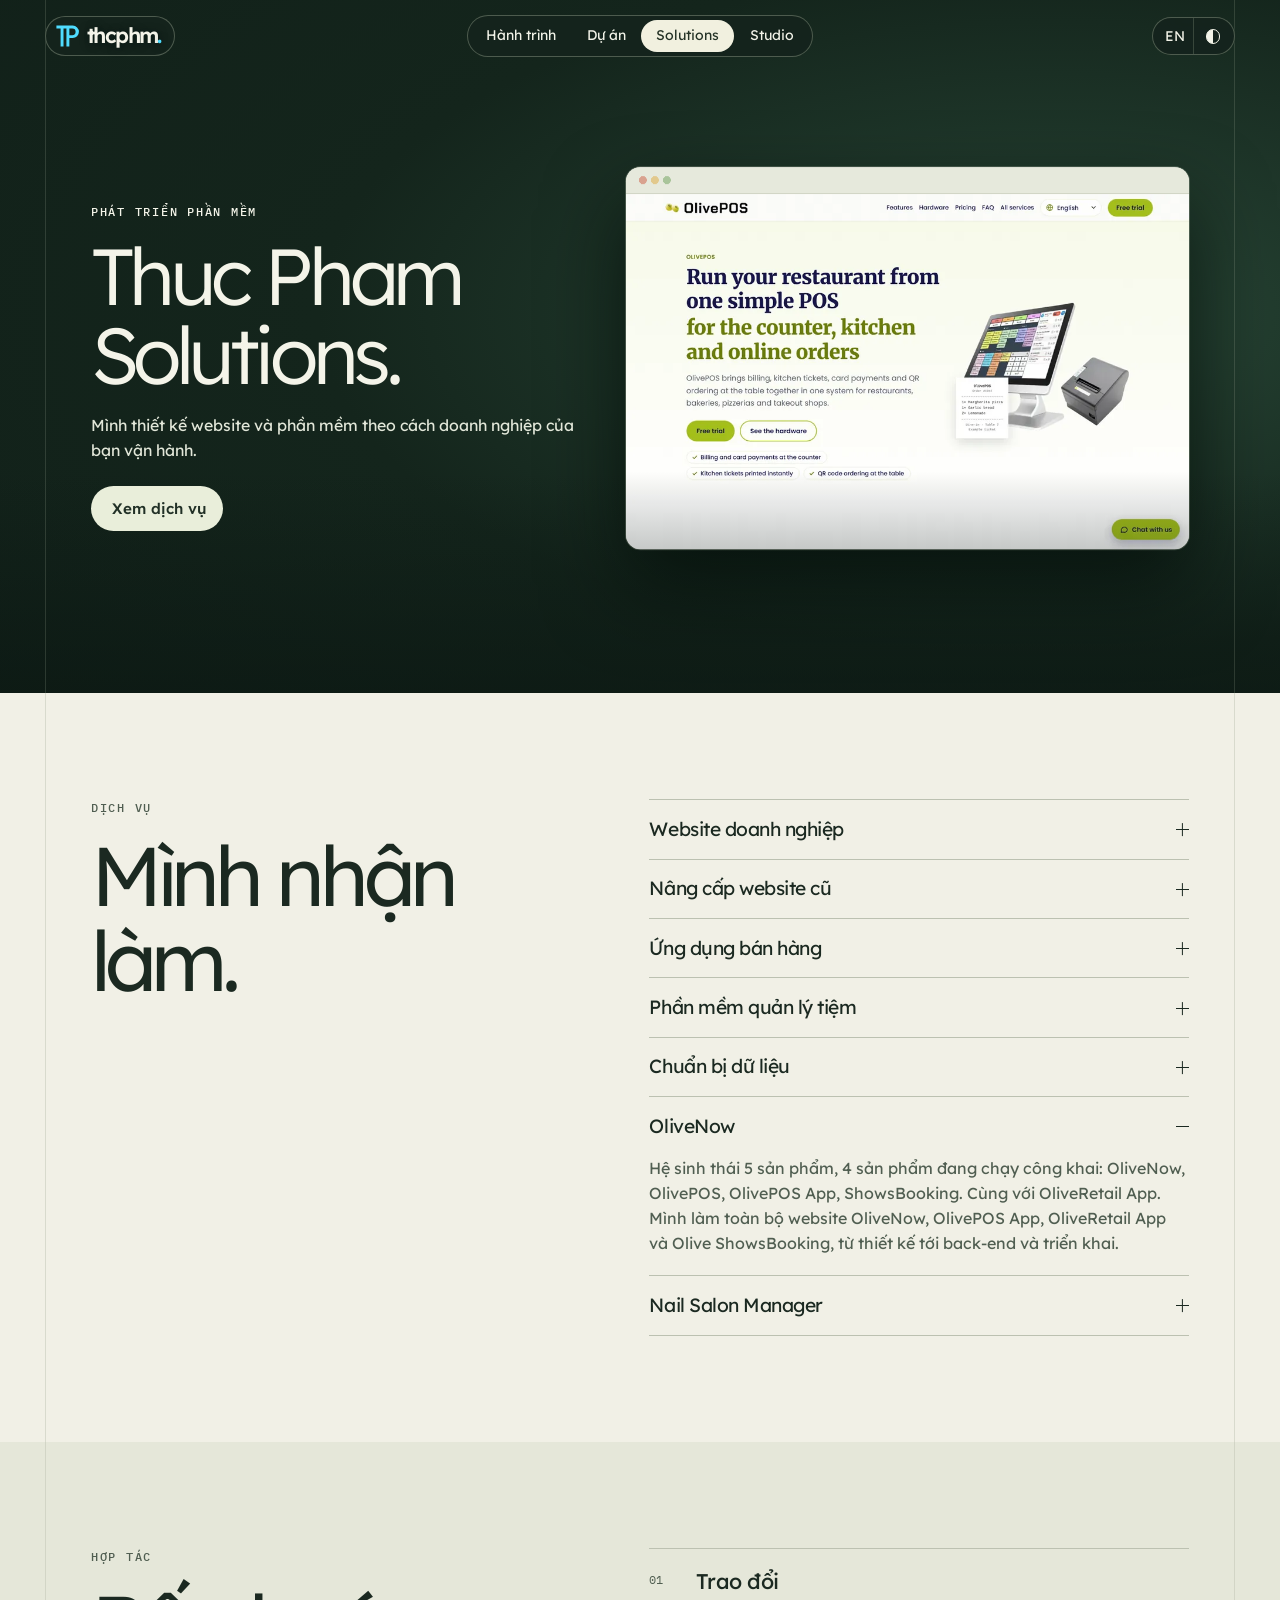
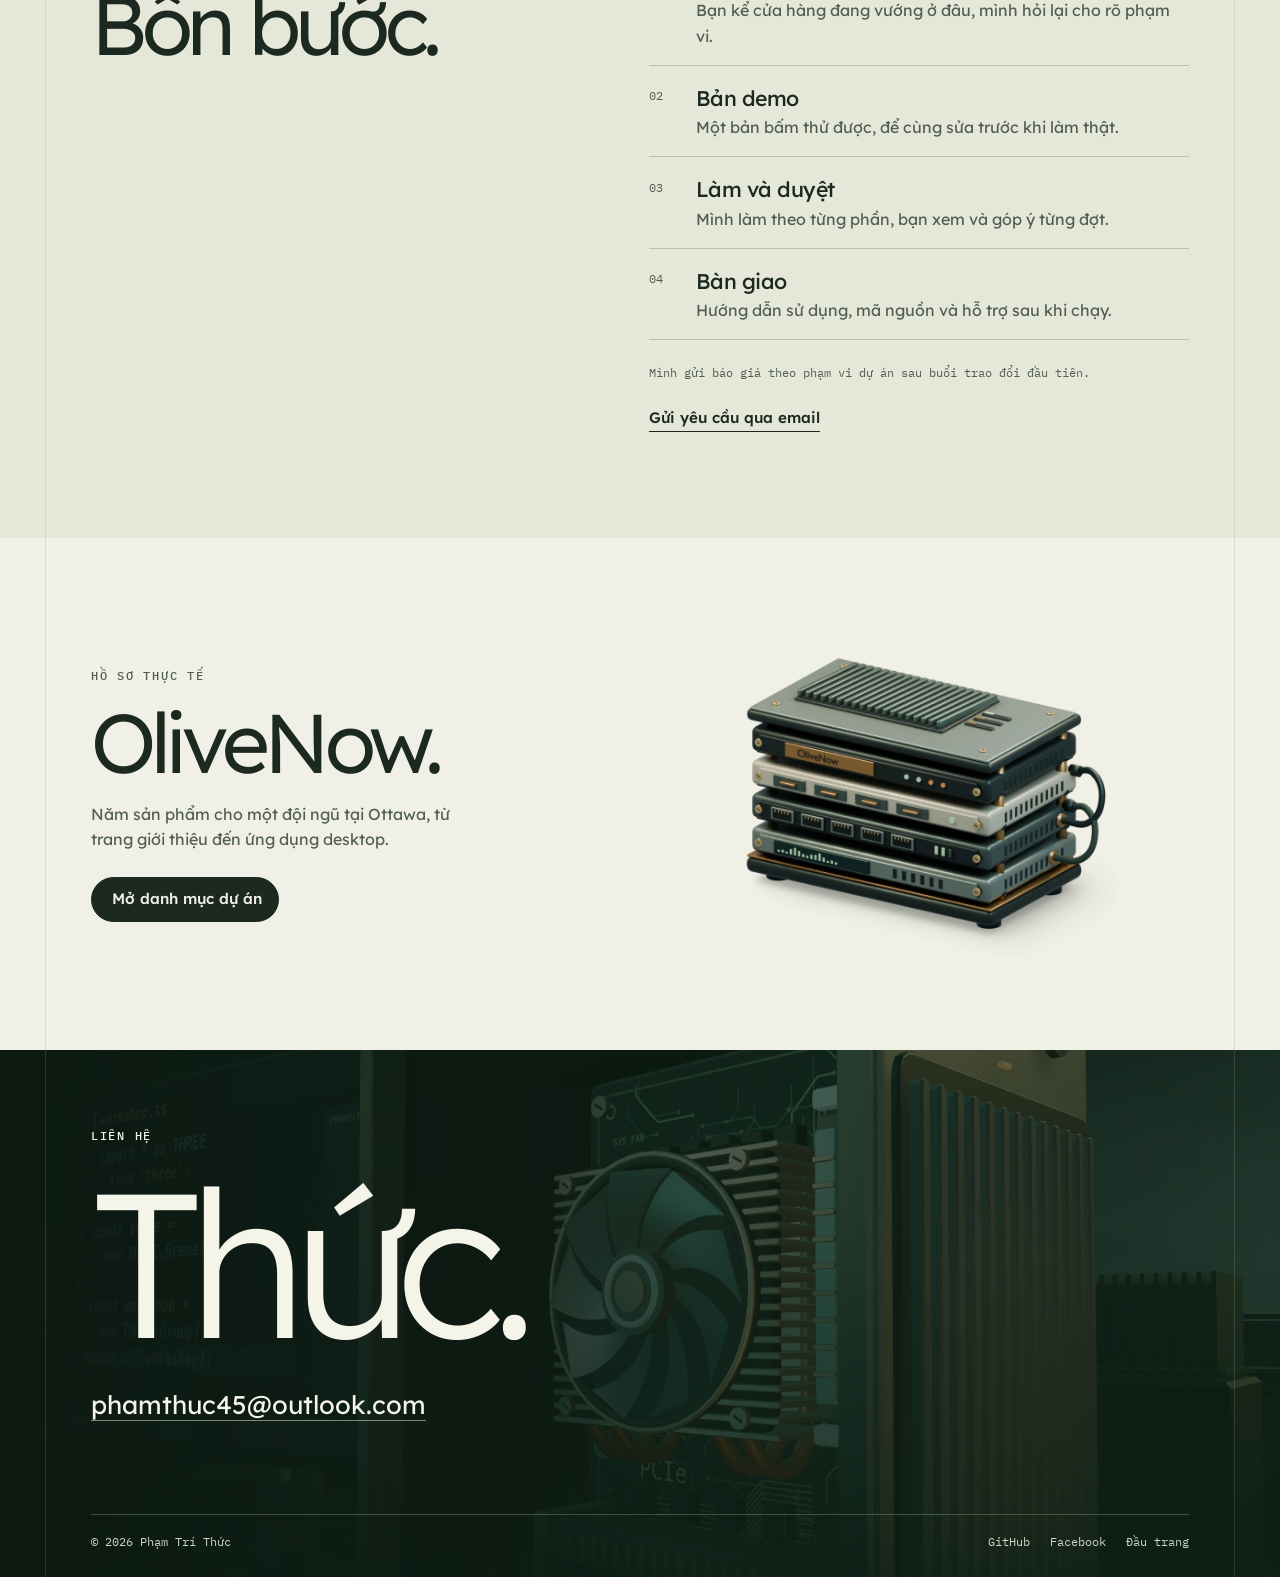
<file: solutions/index.html>
<!doctype html>
<html
  lang="vi"
  data-theme="light"
  data-title-vi="Thuc Pham Solutions · Phần mềm theo yêu cầu"
  data-title-en="Thuc Pham Solutions · Custom software"
  data-desc-vi="Dịch vụ, quy trình và dự án phần mềm của Phạm Trí Thức."
  data-desc-en="Services, process and software projects by Phạm Trí Thức."
>
  <head
    ><meta charset="utf-8" /><meta
      name="viewport"
      content="width=device-width, initial-scale=1, viewport-fit=cover" /><meta
      name="theme-color"
      content="#14241d" />
    <title>Thuc Pham Solutions · Phần mềm theo yêu cầu</title
    ><meta name="description" content="Dịch vụ, quy trình và dự án phần mềm của Phạm Trí Thức." /><link rel="canonical" href="https://thcphm.github.io/solutions/" /><meta property="og:type" content="website" /><meta property="og:site_name" content="Phạm Trí Thức" /><meta property="og:locale" content="vi_VN" /><meta property="og:url" content="https://thcphm.github.io/solutions/" /><meta property="og:title" content="Thuc Pham Solutions · Phần mềm theo yêu cầu" /><meta property="og:description" content="Dịch vụ, quy trình và dự án phần mềm của Phạm Trí Thức." /><meta property="og:image" content="https://thcphm.github.io/assets/og-home.jpg" /><meta property="og:image:width" content="1200" /><meta property="og:image:height" content="630" /><meta name="twitter:card" content="summary_large_image" /><script>
      document.documentElement.classList.add("js");
      try {
        if (localStorage.getItem("tp-lang") === "en") document.documentElement.lang = "en";
        if (localStorage.getItem("tp-theme") === "dark") document.documentElement.dataset.theme = "dark";
      } catch (e) {}
    </script>
    <link rel="icon" href="/assets/field/tp-mark.svg" /><link rel="stylesheet" href="/assets/field-guide.css?v=tp11" />
    <script defer src="/script.js?v=field-4"></script
    ><script defer src="/assets/field-guide.js?v=tp9"></script
    ><script data-goatcounter="https://thcphm.goatcounter.com/count" async src="//gc.zgo.at/count.js"></script
  ></head>
  <body id="top" class="page-solutions"
    ><a class="skip" href="#content"><span lang="vi">Đến nội dung</span><span lang="en">Skip to content</span></a>
    <header class="mast"
      ><a
        class="identity"
        href="/"
        aria-label="Phạm Trí Thức · Trang chủ"
        data-label-vi="Phạm Trí Thức · Trang chủ"
        data-label-en="Phạm Trí Thức · Home"
        ><svg class="brand-mark" viewBox="-2 -2 112 104" aria-hidden="true" focusable="false">
          <path
            fill="currentColor"
            fill-rule="evenodd"
            d="M0 0H78A30 30 0 0 1 78 60H62V100H48V14H34V100H20V14H0Z M62 14V46H76A16 16 0 0 0 76 14Z"
          /></svg
        ><span>thcphm<span class="brand-dot">.</span></span></a
      >
      <nav
        id="site-nav"
        aria-label="Điều hướng chính"
        data-label-vi="Điều hướng chính"
        data-label-en="Main navigation"
        ><a href="/"><span lang="vi">Hành trình</span><span lang="en">Journey</span></a
        ><a href="/#du-an"><span lang="vi">Dự án</span><span lang="en">Projects</span></a
        ><a href="/solutions/" aria-current="page">Solutions</a><a href="/studio/">Studio</a></nav
      ><div class="mast-tools"
        ><button
          id="lang-toggle"
          type="button"
          aria-label="Switch to English"
          data-label-vi="Switch to English"
          data-label-en="Đổi sang tiếng Việt"
          ><span lang="vi">EN</span><span lang="en">VI</span></button
        ><button
          id="theme-toggle"
          type="button"
          aria-label="Đổi giao diện sáng tối"
          data-label-vi="Đổi giao diện sáng tối"
          data-label-en="Change colour theme"
          aria-pressed="false"
          ><span class="theme-disc" aria-hidden="true"></span></button
        ><button
          id="menu-toggle"
          type="button"
          aria-expanded="false"
          aria-controls="site-nav"
          aria-label="Mở trình đơn"
          data-label-vi="Mở trình đơn"
          data-label-en="Open menu"
          ><span aria-hidden="true">☰</span></button
        ></div
      ></header
    >
    <main id="content"
      ><section class="cover scene-band product-cover"
        ><picture class="cover-image"
          ><img
            src="/img/olivepos.webp"
            alt="Website thật của OlivePOS"
            data-alt-vi="Website thật của OlivePOS"
            data-alt-en="The OlivePOS website"
            width="960"
            height="606"
            fetchpriority="high" /></picture
        ><div class="page-lines" aria-hidden="true"></div
        ><div class="cover-type inset"
          ><p class="eyebrow"><span lang="vi">Phát triển phần mềm</span><span lang="en">Software development</span></p
          ><h1>Thuc Pham<br />Solutions.</h1
          ><p class="deck"
            ><span lang="vi">Mình thiết kế website và phần mềm theo cách doanh nghiệp của bạn vận hành.</span
            ><span lang="en">I design websites and software around the way your business works.</span></p
          ><a class="pill" href="#dich-vu"
            ><span lang="vi">Xem dịch vụ</span><span lang="en">Explore services</span></a
          ></div
        ></section
      ><section class="paper-block" id="dich-vu"
        ><div class="page-lines" aria-hidden="true"></div
        ><div class="inset split-layout"
          ><div class="section-title"
            ><p class="eyebrow"><span lang="vi">Dịch vụ</span><span lang="en">Services</span></p
            ><h2><span lang="vi">Mình nhận làm.</span><span lang="en">What I build.</span></h2></div
          ><div class="ledger"
            ><details class="skill-row service"
              ><summary
                ><span><span lang="vi">Website doanh nghiệp</span><span lang="en">Business websites</span></span
                ><span class="expand-mark" aria-hidden="true"></span></summary
              ><p lang="vi">Trang giới thiệu, thực đơn, bảng giá, nhiều ngôn ngữ nếu cần. Đọc tốt trên điện thoại.</p
              ><p lang="en"
                >About pages, menus, price lists, multiple languages when needed. Reads well on phones.</p
              ></details
            ><details class="skill-row service"
              ><summary
                ><span><span lang="vi">Nâng cấp website cũ</span><span lang="en">Redesigning old sites</span></span
                ><span class="expand-mark" aria-hidden="true"></span></summary
              ><p lang="vi">Giữ nội dung có giá trị, sắp xếp lại cho dễ tìm, tải nhanh hơn.</p
              ><p lang="en"
                >Keep what’s valuable, reorganise it so it’s easy to find, and make it load faster.</p
              ></details
            ><details class="skill-row service"
              ><summary
                ><span><span lang="vi">Ứng dụng bán hàng</span><span lang="en">Point-of-sale apps</span></span
                ><span class="expand-mark" aria-hidden="true"></span></summary
              ><p lang="vi">Quét mã vạch, quản lý hàng và tính tiền cho cửa hàng nhỏ, kể cả máy cấu hình thấp.</p
              ><p lang="en"
                >Barcode scanning, stock and checkout for small shops, including older low-spec PCs.</p
              ></details
            ><details class="skill-row service"
              ><summary
                ><span><span lang="vi">Phần mềm quản lý tiệm</span><span lang="en">Salon management</span></span
                ><span class="expand-mark" aria-hidden="true"></span></summary
              ><p lang="vi">Lịch hẹn, xoay lượt nhân viên, giờ làm, doanh thu. Có bản tiếng Anh.</p
              ><p lang="en">Appointments, staff turns, hours and sales. English edition available.</p></details
            ><details class="skill-row service"
              ><summary
                ><span><span lang="vi">Chuẩn bị dữ liệu</span><span lang="en">Data preparation</span></span
                ><span class="expand-mark" aria-hidden="true"></span></summary
              ><p lang="vi">Chuyển thực đơn, danh mục hàng sang file Excel đúng mẫu để nhập vào hệ thống.</p
              ><p lang="en">Turning menus and product lists into correctly formatted Excel import files.</p></details
            ><details class="skill-row service" open
              ><summary><span>OliveNow</span><span class="expand-mark" aria-hidden="true"></span></summary
              ><p lang="vi"
                >Hệ sinh thái 5 sản phẩm, 4 sản phẩm đang chạy công khai:
                <a href="https://olivenow.com/">OliveNow</a>,
                <a href="https://olivenow.com/olivepos.html">OlivePOS</a>,
                <a href="https://order.olivepos.com/download">OlivePOS App</a>,
                <a href="https://showsbooking.com/">ShowsBooking</a>. Cùng với OliveRetail App. Mình làm toàn bộ
                website OliveNow, OlivePOS App, OliveRetail App và Olive ShowsBooking, từ thiết kế tới back-end và triển khai.</p
              ><p lang="en"
                >An ecosystem of 5 products, 4 of them publicly live:
                <a href="https://olivenow.com/">OliveNow</a>,
                <a href="https://olivenow.com/olivepos.html">OlivePOS</a>,
                <a href="https://order.olivepos.com/download">OlivePOS App</a>,
                <a href="https://showsbooking.com/">ShowsBooking</a>. Plus OliveRetail App. I built the OliveNow website,
                OlivePOS App, OliveRetail App and Olive ShowsBooking end to end, from design to back-end and deployment.</p
              ></details
            ><details class="skill-row service"
              ><summary><span>Nail Salon Manager</span><span class="expand-mark" aria-hidden="true"></span></summary
              ><p lang="vi"
                >Lịch hẹn, danh sách xoay lượt thợ, giờ làm và doanh thu trong một màn hình. Có bản tiếng Anh cho tiệm
                ở Ontario, Canada.</p
              ><p lang="en"
                >Appointments, the staff turn list, hours and sales on one screen. English edition for salons in
                Ontario, Canada.</p
              ></details
            ></div
          ></div
        ></section
      ><section class="paper-block tinted" id="quy-trinh"
        ><div class="page-lines" aria-hidden="true"></div
        ><div class="inset split-layout"
          ><div class="section-title"
            ><p class="eyebrow"><span lang="vi">Hợp tác</span><span lang="en">Working together</span></p
            ><h2><span lang="vi">Bốn bước.</span><span lang="en">Four steps.</span></h2></div
          ><div
            ><ol class="steps">
              <li lang="vi"
                ><strong>Trao đổi</strong>Bạn kể cửa hàng đang vướng ở đâu, mình hỏi lại cho rõ phạm vi.</li
              >
              <li lang="en"
                ><strong>Talk</strong>You tell me where things get stuck; I ask until the scope is clear.</li
              >
              <li lang="vi"><strong>Bản demo</strong>Một bản bấm thử được, để cùng sửa trước khi làm thật.</li>
              <li lang="en"><strong>Demo</strong>A clickable draft we adjust together before the real build.</li>
              <li lang="vi"><strong>Làm và duyệt</strong>Mình làm theo từng phần, bạn xem và góp ý từng đợt.</li>
              <li lang="en"><strong>Build and review</strong>I build in parts; you review each round.</li>
              <li lang="vi"><strong>Bàn giao</strong>Hướng dẫn sử dụng, mã nguồn và hỗ trợ sau khi chạy.</li>
              <li lang="en"
                ><strong>Hand-over</strong>A short guide, the source code, and support after launch.</li
              > </ol
            ><p class="note"
              ><span lang="vi">Mình gửi báo giá theo phạm vi dự án sau buổi trao đổi đầu tiên.</span
              ><span lang="en">I quote for the agreed scope after our first conversation.</span></p
            ><a class="textlink" href="mailto:phamthuc45@outlook.com"
              ><span lang="vi">Gửi yêu cầu qua email</span><span lang="en">Email a project brief</span></a
            ></div
          ></div
        ></section
      ><section class="case-band" id="du-an"
        ><div class="page-lines" aria-hidden="true"></div
        ><div class="inset"
          ><div
            ><div class="section-title"
              ><p class="eyebrow"><span lang="vi">Hồ sơ thực tế</span><span lang="en">Client work</span></p
              ><h2><span lang="vi">OliveNow.</span><span lang="en">OliveNow.</span></h2></div
            ><p
              ><span lang="vi"
                >Năm sản phẩm cho một đội ngũ tại Ottawa, từ trang giới thiệu đến ứng dụng desktop.</span
              ><span lang="en"
                >Five products for a team in Ottawa, from a multilingual website to desktop software.</span
              ></p
            ><a class="pill" href="/solutions/du-an/"
              ><span lang="vi">Mở danh mục dự án</span><span lang="en">Open the project catalogue</span></a
            ></div
          ><img src="/assets/field/ecosystem.webp" alt="" loading="lazy" /></div></section></main
    ><footer class="closing scene-band" id="lien-he"
      ><div class="closing-photo" aria-hidden="true"></div><div class="page-lines" aria-hidden="true"></div>
      <div class="closing-inner inset"
        ><p class="eyebrow"><span lang="vi">Liên hệ</span><span lang="en">Contact</span></p
        ><h2>Thức.</h2>
        <a class="mail" href="mailto:phamthuc45@outlook.com">phamthuc45@outlook.com</a>
        <div class="end-line"
          ><span>© <span data-year>2026</span> Phạm Trí Thức</span
          ><div
            ><a href="https://github.com/thcphm">GitHub</a
            ><a href="https://www.facebook.com/thuc.pham.0405/">Facebook</a
            ><a href="#top"><span lang="vi">Đầu trang</span><span lang="en">Back to top</span></a></div
          ></div
        ></div
      ></footer
    ></body
  ></html
>
</file>
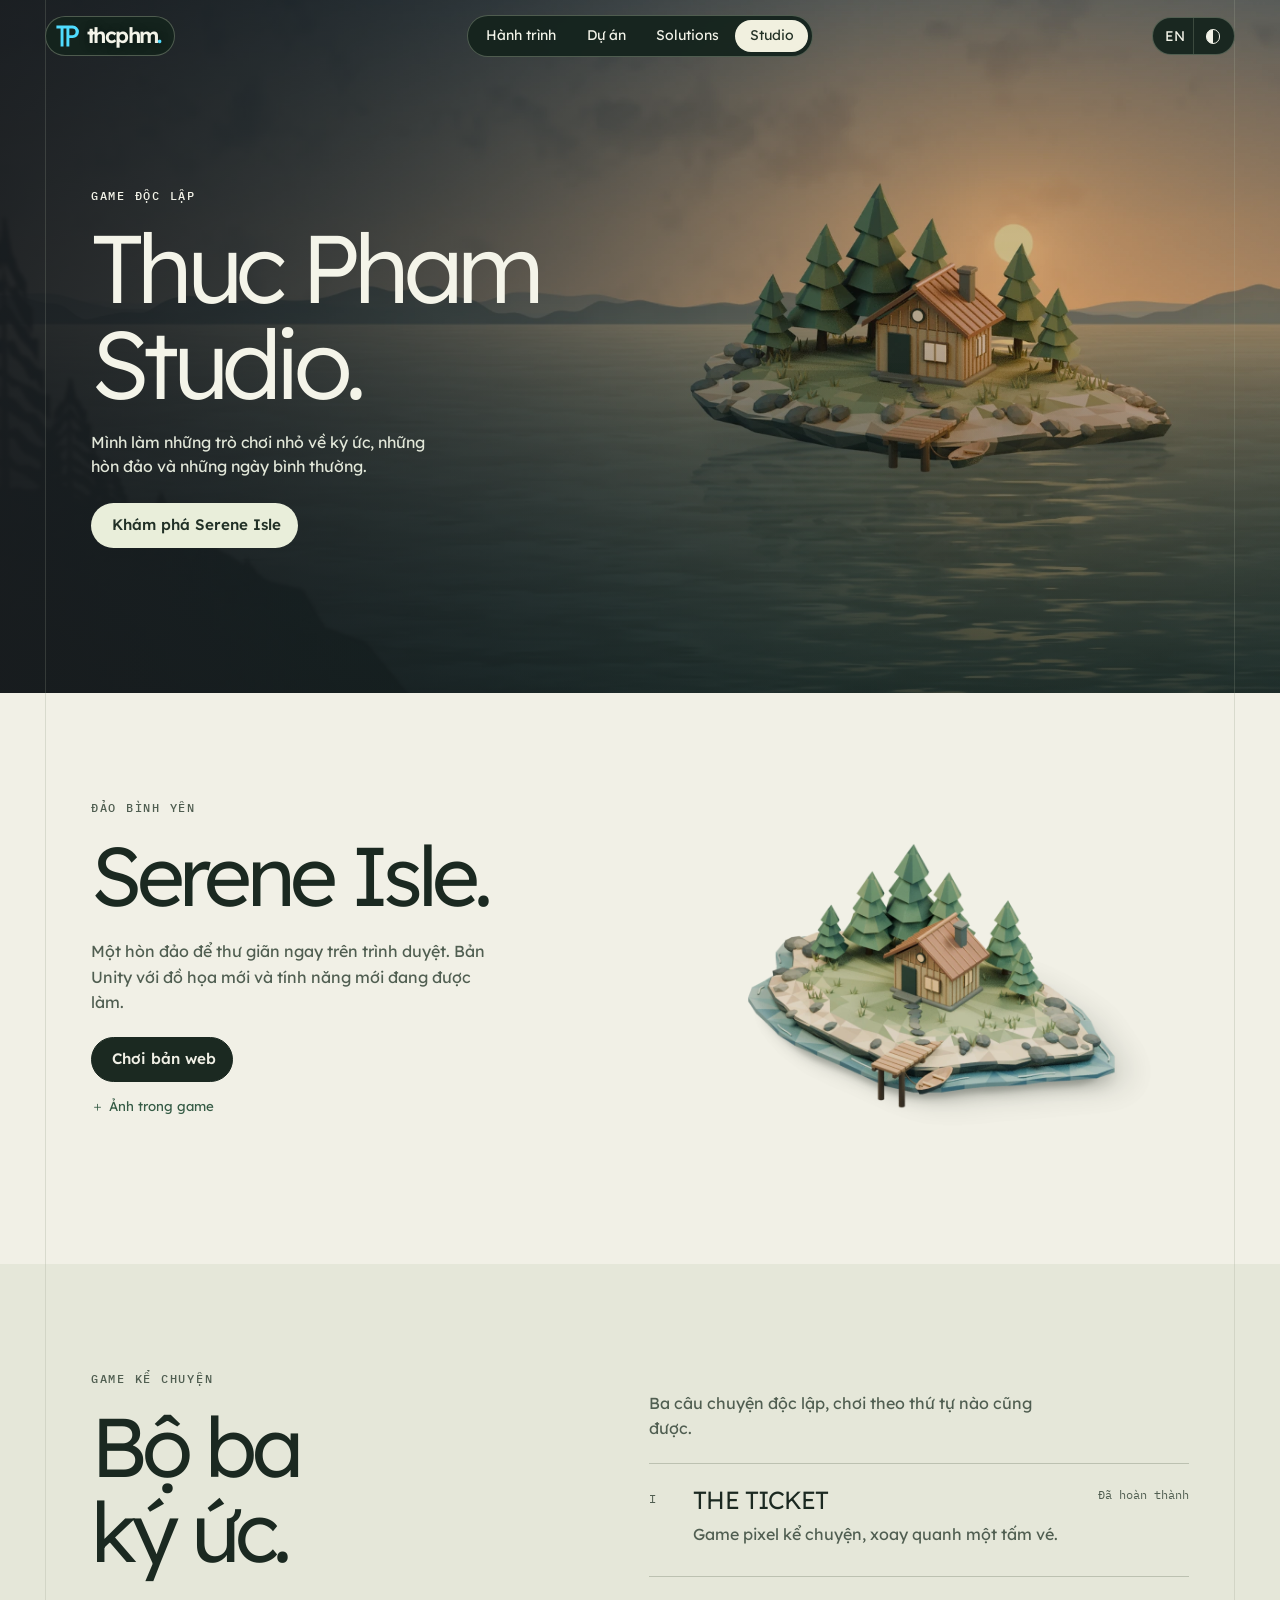
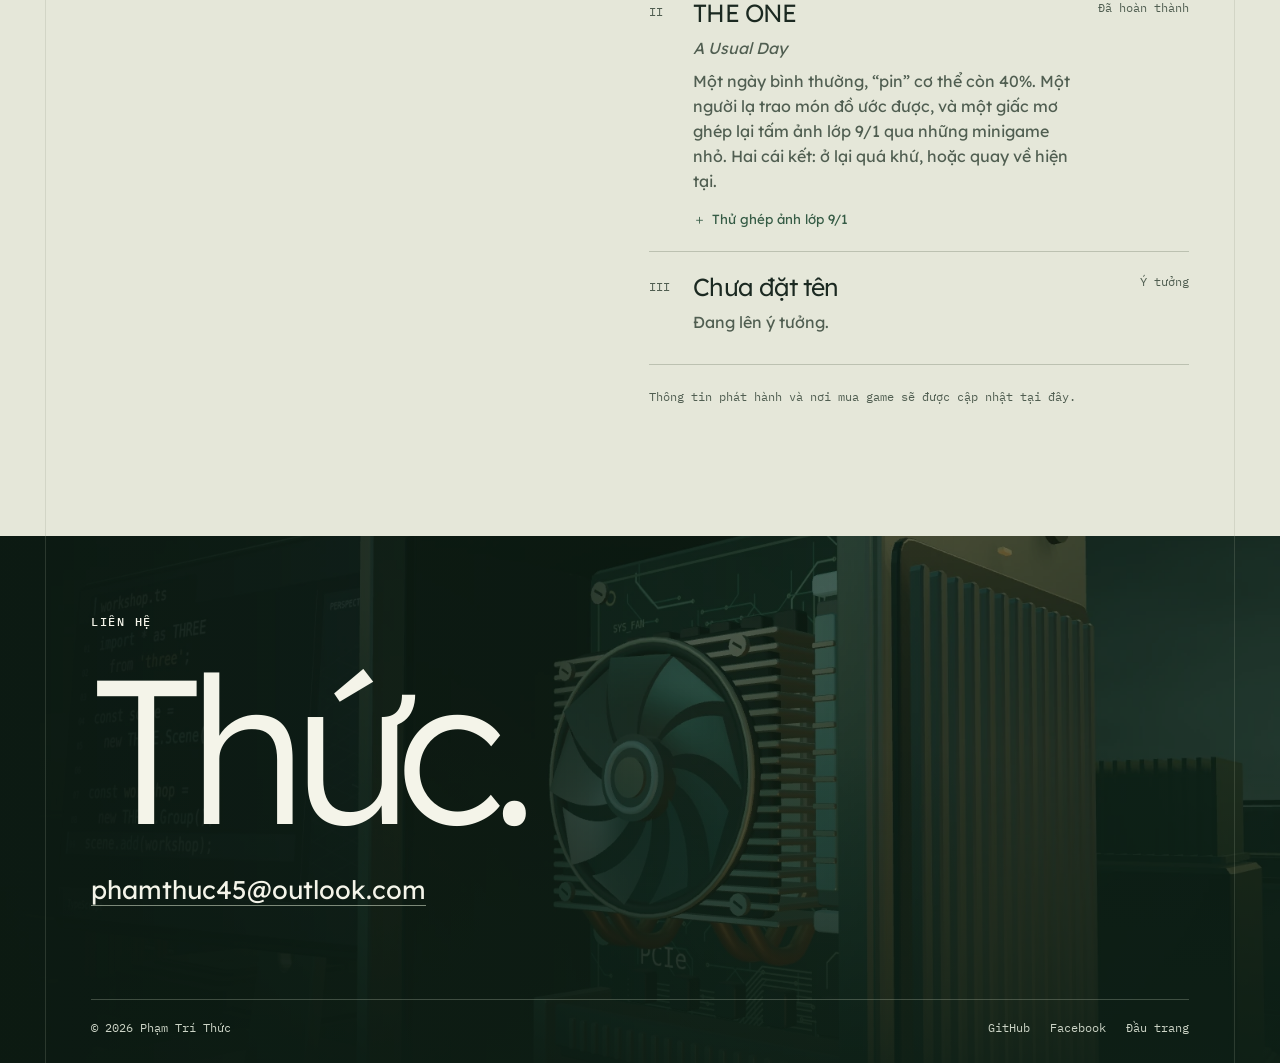
<file: studio/index.html>
<!doctype html>
<html
  lang="vi"
  data-theme="light"
  data-title-vi="Thuc Pham Studio · Game độc lập"
  data-title-en="Thuc Pham Studio · Independent games"
  data-desc-vi="Serene Isle và những game indie kể chuyện của Phạm Trí Thức."
  data-desc-en="Serene Isle and narrative indie games by Phạm Trí Thức."
>
  <head
    ><meta charset="utf-8" /><meta
      name="viewport"
      content="width=device-width, initial-scale=1, viewport-fit=cover" /><meta
      name="theme-color"
      content="#14241d" />
    <title>Thuc Pham Studio · Game độc lập</title
    ><meta name="description" content="Serene Isle và những game indie kể chuyện của Phạm Trí Thức." /><link rel="canonical" href="https://thcphm.github.io/studio/" /><meta property="og:type" content="website" /><meta property="og:site_name" content="Phạm Trí Thức" /><meta property="og:locale" content="vi_VN" /><meta property="og:url" content="https://thcphm.github.io/studio/" /><meta property="og:title" content="Thuc Pham Studio · Game độc lập" /><meta property="og:description" content="Serene Isle và những game indie kể chuyện của Phạm Trí Thức." /><meta property="og:image" content="https://thcphm.github.io/assets/og-studio.jpg" /><meta property="og:image:width" content="1200" /><meta property="og:image:height" content="630" /><meta name="twitter:card" content="summary_large_image" /><script>
      document.documentElement.classList.add("js");
      try {
        if (localStorage.getItem("tp-lang") === "en") document.documentElement.lang = "en";
        if (localStorage.getItem("tp-theme") === "dark") document.documentElement.dataset.theme = "dark";
      } catch (e) {}
    </script>
    <link rel="icon" href="/assets/field/tp-mark.svg" /><link rel="stylesheet" href="/assets/field-guide.css?v=tp11" />
    <script defer src="/script.js?v=field-4"></script
    ><script defer src="/assets/field-guide.js?v=tp9"></script
    ><script data-goatcounter="https://thcphm.goatcounter.com/count" async src="//gc.zgo.at/count.js"></script
  ></head>
  <body id="top" class="page-studio"
    ><a class="skip" href="#content"><span lang="vi">Đến nội dung</span><span lang="en">Skip to content</span></a>
    <header class="mast"
      ><a
        class="identity"
        href="/"
        aria-label="Phạm Trí Thức · Trang chủ"
        data-label-vi="Phạm Trí Thức · Trang chủ"
        data-label-en="Phạm Trí Thức · Home"
        ><svg class="brand-mark" viewBox="-2 -2 112 104" aria-hidden="true" focusable="false">
          <path
            fill="currentColor"
            fill-rule="evenodd"
            d="M0 0H78A30 30 0 0 1 78 60H62V100H48V14H34V100H20V14H0Z M62 14V46H76A16 16 0 0 0 76 14Z"
          /></svg
        ><span>thcphm<span class="brand-dot">.</span></span></a
      >
      <nav
        id="site-nav"
        aria-label="Điều hướng chính"
        data-label-vi="Điều hướng chính"
        data-label-en="Main navigation"
        ><a href="/"><span lang="vi">Hành trình</span><span lang="en">Journey</span></a
        ><a href="/#du-an"><span lang="vi">Dự án</span><span lang="en">Projects</span></a
        ><a href="/solutions/">Solutions</a><a href="/studio/" aria-current="page">Studio</a></nav
      ><div class="mast-tools"
        ><button
          id="lang-toggle"
          type="button"
          aria-label="Switch to English"
          data-label-vi="Switch to English"
          data-label-en="Đổi sang tiếng Việt"
          ><span lang="vi">EN</span><span lang="en">VI</span></button
        ><button
          id="theme-toggle"
          type="button"
          aria-label="Đổi giao diện sáng tối"
          data-label-vi="Đổi giao diện sáng tối"
          data-label-en="Change colour theme"
          aria-pressed="false"
          ><span class="theme-disc" aria-hidden="true"></span></button
        ><button
          id="menu-toggle"
          type="button"
          aria-expanded="false"
          aria-controls="site-nav"
          aria-label="Mở trình đơn"
          data-label-vi="Mở trình đơn"
          data-label-en="Open menu"
          ><span aria-hidden="true">☰</span></button
        ></div
      ></header
    >
    <main id="content"
      ><section class="cover scene-band studio-cover"
        ><picture class="cover-image"
          ><img src="/assets/field/studio-cover.webp" alt="" fetchpriority="high" /></picture
        ><div class="page-lines" aria-hidden="true"></div
        ><div class="cover-type inset"
          ><p class="eyebrow"><span lang="vi">Game độc lập</span><span lang="en">Independent games</span></p
          ><h1>Thuc Pham<br />Studio.</h1
          ><p class="deck"
            ><span lang="vi">Mình làm những trò chơi nhỏ về ký ức, những hòn đảo và những ngày bình thường.</span
            ><span lang="en">I make small games about memories, islands and ordinary days.</span></p
          ><a class="pill" href="#serene-isle"
            ><span lang="vi">Khám phá Serene Isle</span><span lang="en">Explore Serene Isle</span></a
          ></div
        ></section
      ><section class="paper-block studio-feature" id="serene-isle"
        ><div class="page-lines" aria-hidden="true"></div
        ><div class="inset split-layout"
          ><div
            ><div class="section-title"
              ><p class="eyebrow"><span lang="vi">Đảo Bình Yên</span><span lang="en">A quiet island</span></p
              ><h2><span lang="vi">Serene Isle.</span><span lang="en">Serene Isle.</span></h2></div
            ><p class="intro"
              ><span lang="vi"
                >Một hòn đảo để thư giãn ngay trên trình duyệt. Bản Unity với đồ họa mới và tính năng mới đang được
                làm.</span
              ><span lang="en"
                >A little island to unwind on in your browser. A Unity edition with new art and features is in
                development.</span
              ></p
            ><a class="pill" href="https://thcphm.github.io/serene-isle/serene-isle.html"
              ><span lang="vi">Chơi bản web</span><span lang="en">Play the web version</span></a
            ><details class="source-shot"
              ><summary><span lang="vi">Ảnh trong game</span><span lang="en">In-game image</span></summary
              ><img src="/img/serene.webp" loading="lazy" alt="Serene Isle" /></details></div
          ><figure
            ><img
              src="/assets/field/island.webp"
              loading="lazy"
              alt=""
              width="850"
              height="700" /></figure></div></section
      ><section class="paper-block tinted" id="bo-ba"
        ><div class="page-lines" aria-hidden="true"></div
        ><div class="inset split-layout"
          ><div class="section-title"
            ><p class="eyebrow"><span lang="vi">Game kể chuyện</span><span lang="en">Narrative games</span></p
            ><h2
              ><span lang="vi">Bộ ba<br />ký ức.</span><span lang="en">Nostalgia<br />trilogy.</span></h2
            ></div
          ><div
            ><p class="intro"
              ><span lang="vi">Ba câu chuyện độc lập, chơi theo thứ tự nào cũng được.</span
              ><span lang="en">Three standalone stories, in any order.</span></p
            ><ol class="games">
              <li class="game">
                <span class="no" aria-hidden="true">I</span>
                <div>
                  <h3 id="the-ticket">THE TICKET</h3>
                  <p lang="vi">Game pixel kể chuyện, xoay quanh một tấm vé.</p>
                  <p lang="en">A narrative pixel game built around a single ticket.</p>
                </div>
                <span class="chip done"><span lang="vi">Đã hoàn thành</span><span lang="en">Finished</span></span>
              </li>
              <li class="game">
                <span class="no" aria-hidden="true">II</span>
                <div>
                  <h3 id="the-one">THE ONE</h3>
                  <p class="alt">A Usual Day</p>
                  <p lang="vi"
                    >Một ngày bình thường, “pin” cơ thể còn 40%. Một người lạ trao món đồ ước được, và một giấc mơ
                    ghép lại tấm ảnh lớp 9/1 qua những minigame nhỏ. Hai cái kết: ở lại quá khứ, hoặc quay về hiện
                    tại.</p
                  >
                  <p lang="en"
                    >An ordinary day with your “battery” at 40%. A stranger hands you a wish-granting object, and a
                    dream asks you to piece together an old class photo through small minigames. Two endings: stay in
                    the past, or come back to now.</p
                  >
                  <details class="project-sample">
                    <summary
                      ><span lang="vi">Thử ghép ảnh lớp 9/1</span
                      ><span lang="en">Try the class photo puzzle</span></summary
                    >
                    <div class="sample-puzzle">
                      <input type="checkbox" id="class-photo-piece" />
                      <label for="class-photo-piece"
                        ><span lang="vi">Ghép mảnh cuối</span><span lang="en">Fit the last piece</span></label
                      >
                      <div class="sample-photo"
                        ><img
                          src="/assets/class-photo.png"
                          alt="Ảnh lớp 9/1 bằng pixel"
                          data-alt-en="Class 9/1 in pixel art"
                          data-alt-vi="Ảnh lớp 9/1 bằng pixel"
                          width="260"
                          height="135"
                          loading="lazy" /><i aria-hidden="true"></i
                      ></div>
                    </div>
                  </details>
                </div>
                <span class="chip done"><span lang="vi">Đã hoàn thành</span><span lang="en">Finished</span></span>
              </li>
              <li class="game">
                <span class="no" aria-hidden="true">III</span>
                <div>
                  <h3><span lang="vi">Chưa đặt tên</span><span lang="en">Untitled</span></h3>
                  <p lang="vi">Đang lên ý tưởng.</p>
                  <p lang="en">In early concept.</p>
                </div>
                <span class="chip"><span lang="vi">Ý tưởng</span><span lang="en">Concept</span></span>
              </li> </ol
            ><p class="note"
              ><span lang="vi">Thông tin phát hành và nơi mua game sẽ được cập nhật tại đây.</span
              ><span lang="en">Release details and where to buy the games will be posted here.</span></p
            ></div
          ></div
        ></section
      ></main
    ><footer class="closing scene-band" id="lien-he"
      ><div class="closing-photo" aria-hidden="true"></div><div class="page-lines" aria-hidden="true"></div>
      <div class="closing-inner inset"
        ><p class="eyebrow"><span lang="vi">Liên hệ</span><span lang="en">Contact</span></p
        ><h2>Thức.</h2>
        <a class="mail" href="mailto:phamthuc45@outlook.com">phamthuc45@outlook.com</a>
        <div class="end-line"
          ><span>© <span data-year>2026</span> Phạm Trí Thức</span
          ><div
            ><a href="https://github.com/thcphm">GitHub</a
            ><a href="https://www.facebook.com/thuc.pham.0405/">Facebook</a
            ><a href="#top"><span lang="vi">Đầu trang</span><span lang="en">Back to top</span></a></div
          ></div
        ></div
      ></footer
    ></body
  ></html
>
</file>
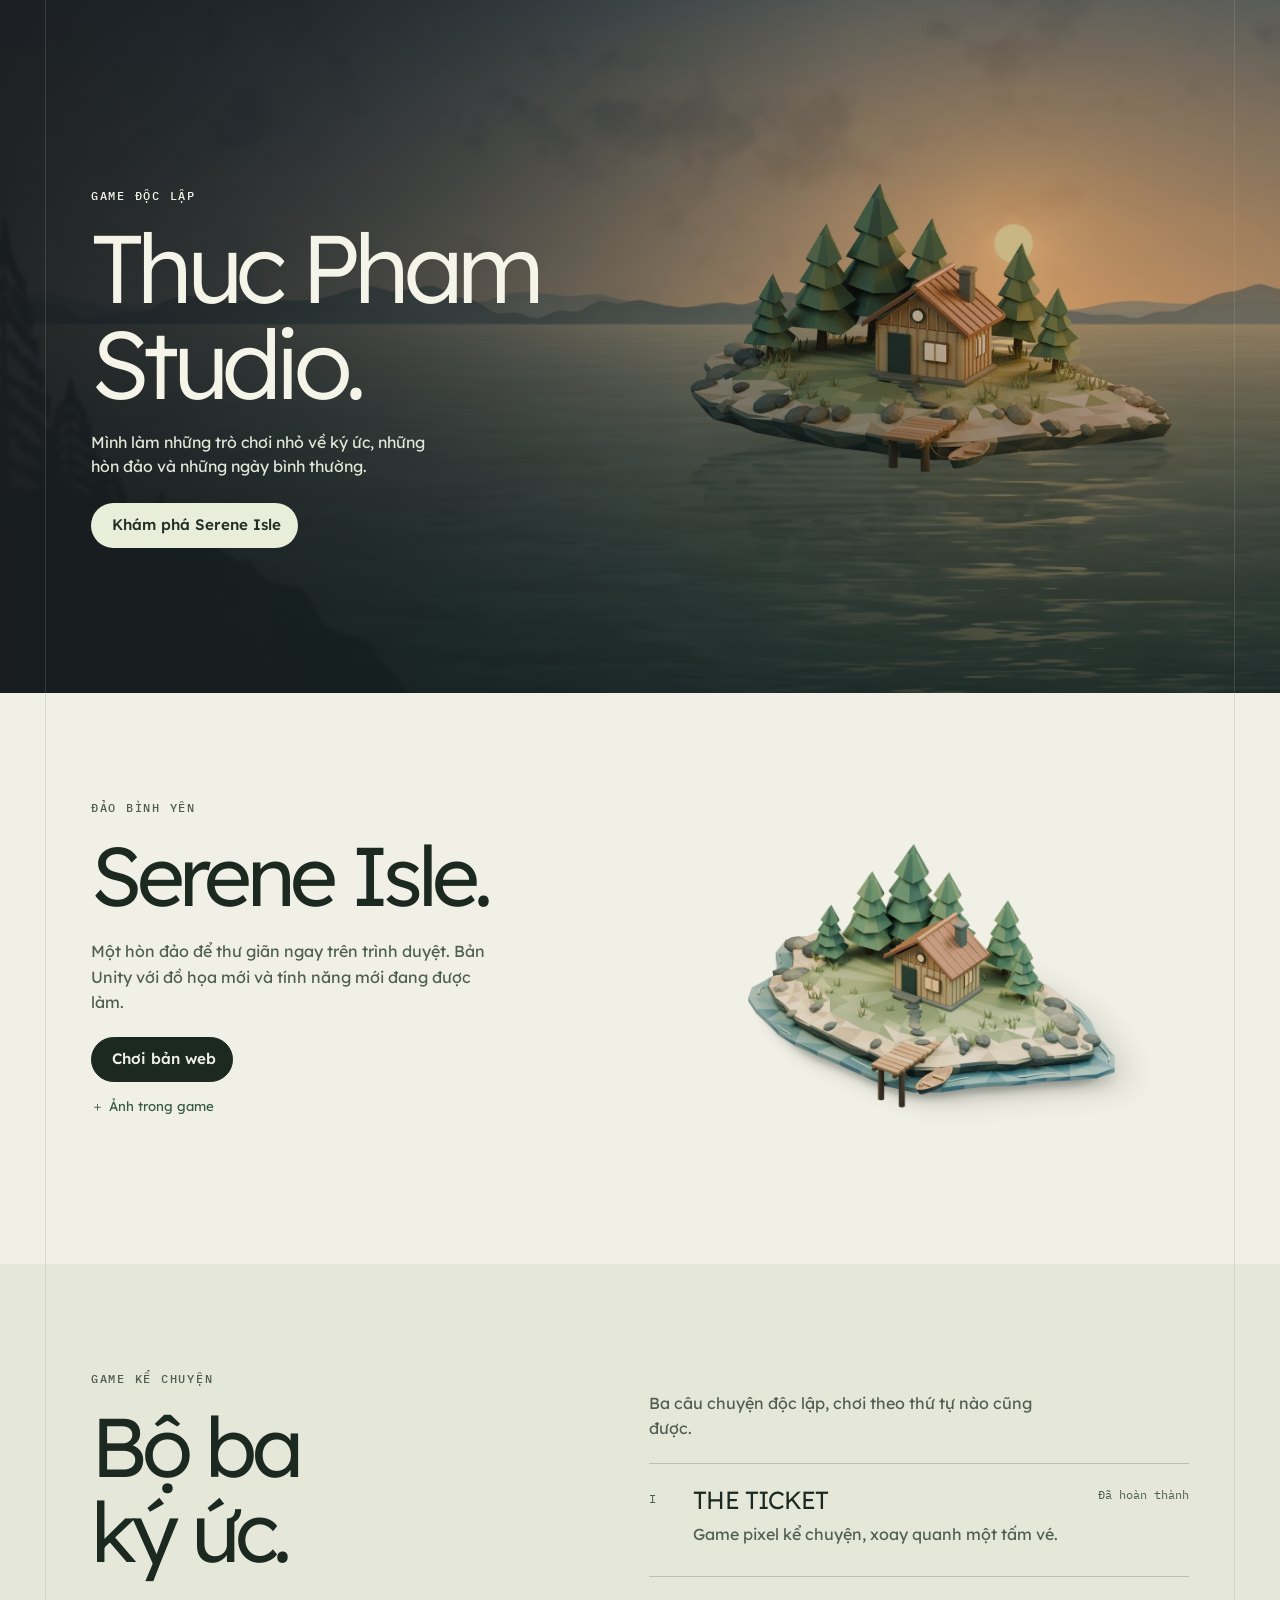
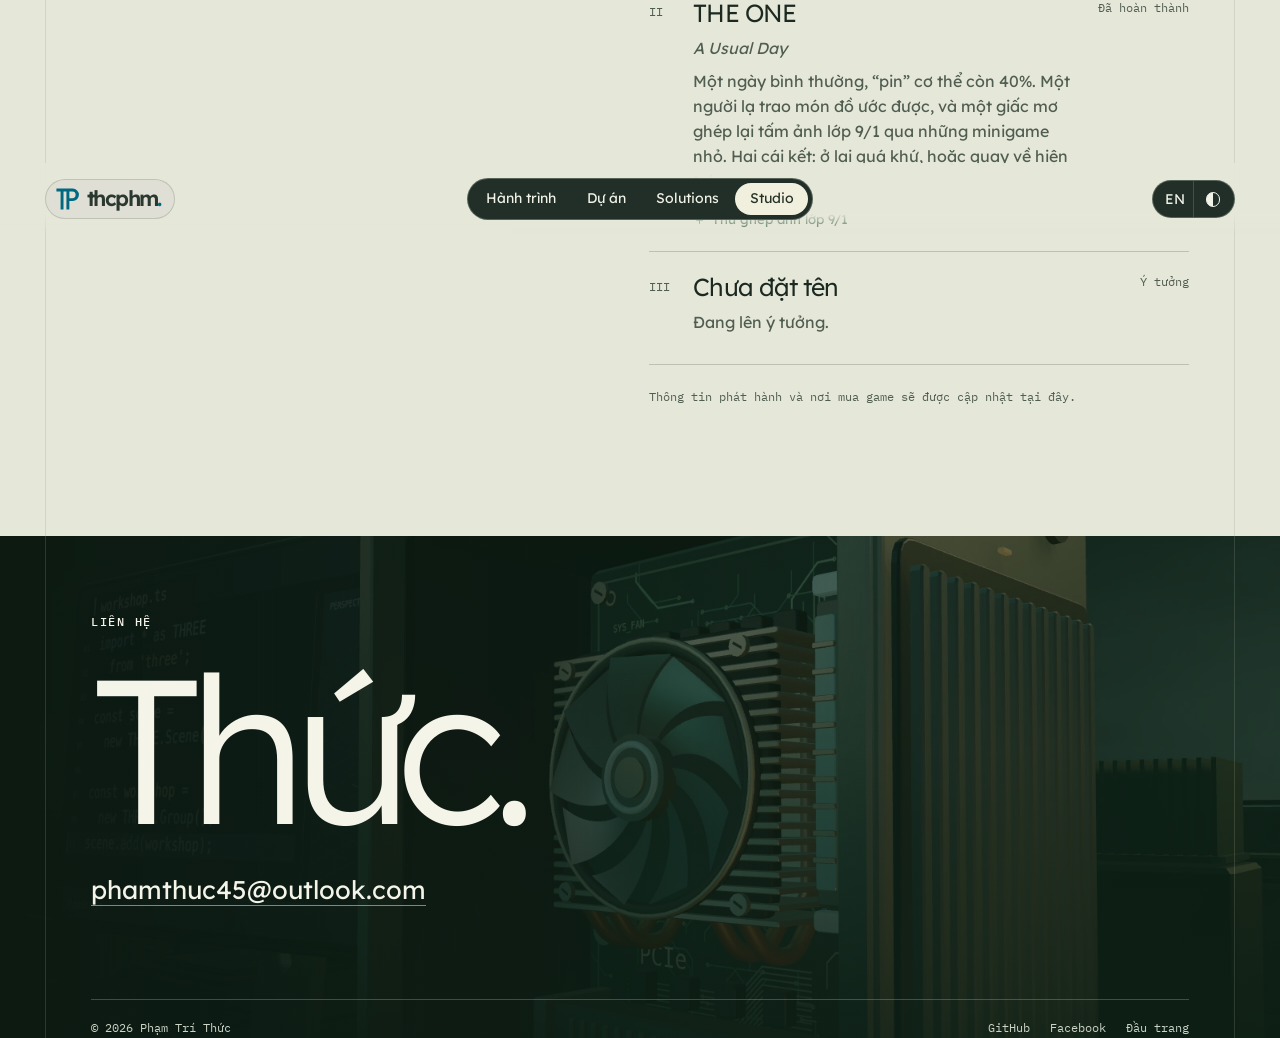
<file: du-an/a-usual-day/index.html>
<!doctype html>
<html lang="vi"><head><meta charset="utf-8"><meta name="viewport" content="width=device-width, initial-scale=1">
<meta name="robots" content="noindex"><meta http-equiv="refresh" content="0;url=/studio/#the-one"><title>Dự án · Phạm Trí Thức</title></head>
<body><p><a href="/studio/#the-one">Mở hồ sơ dự án · View project</a></p></body></html>
</file>
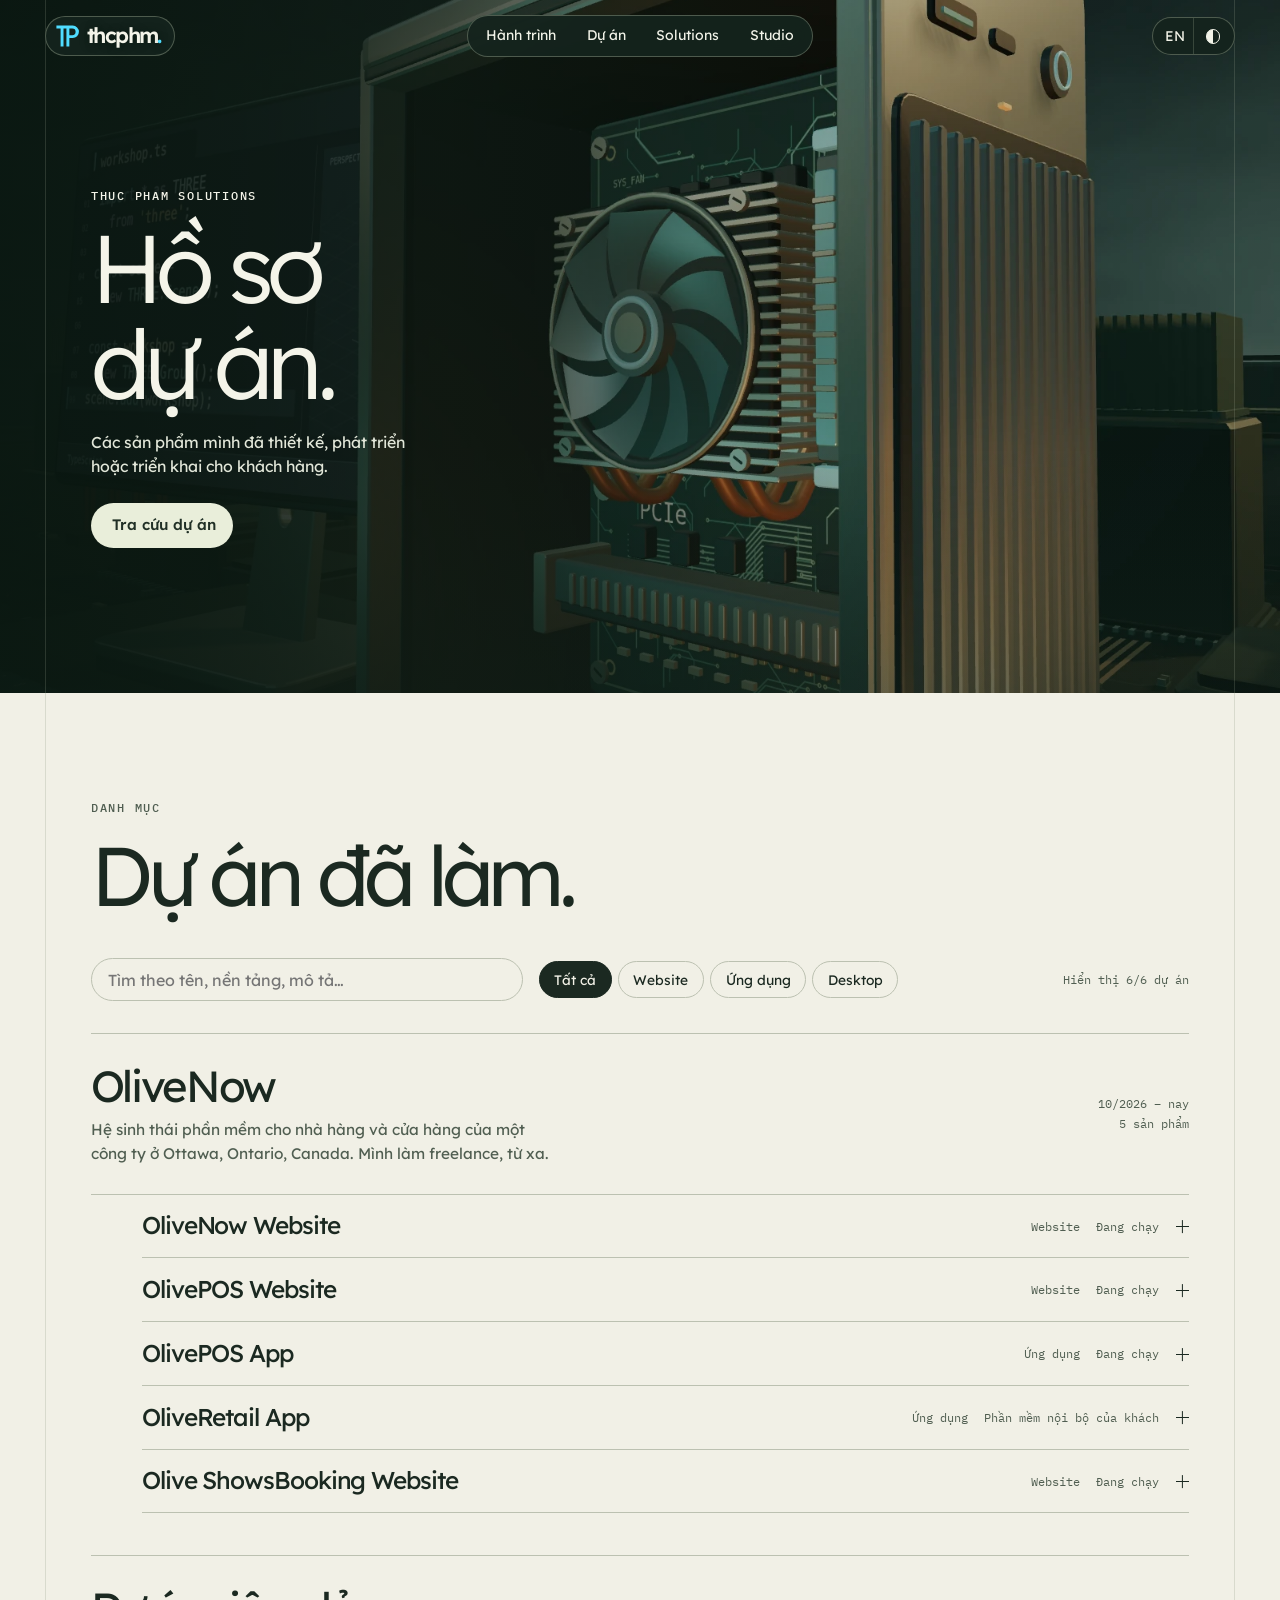
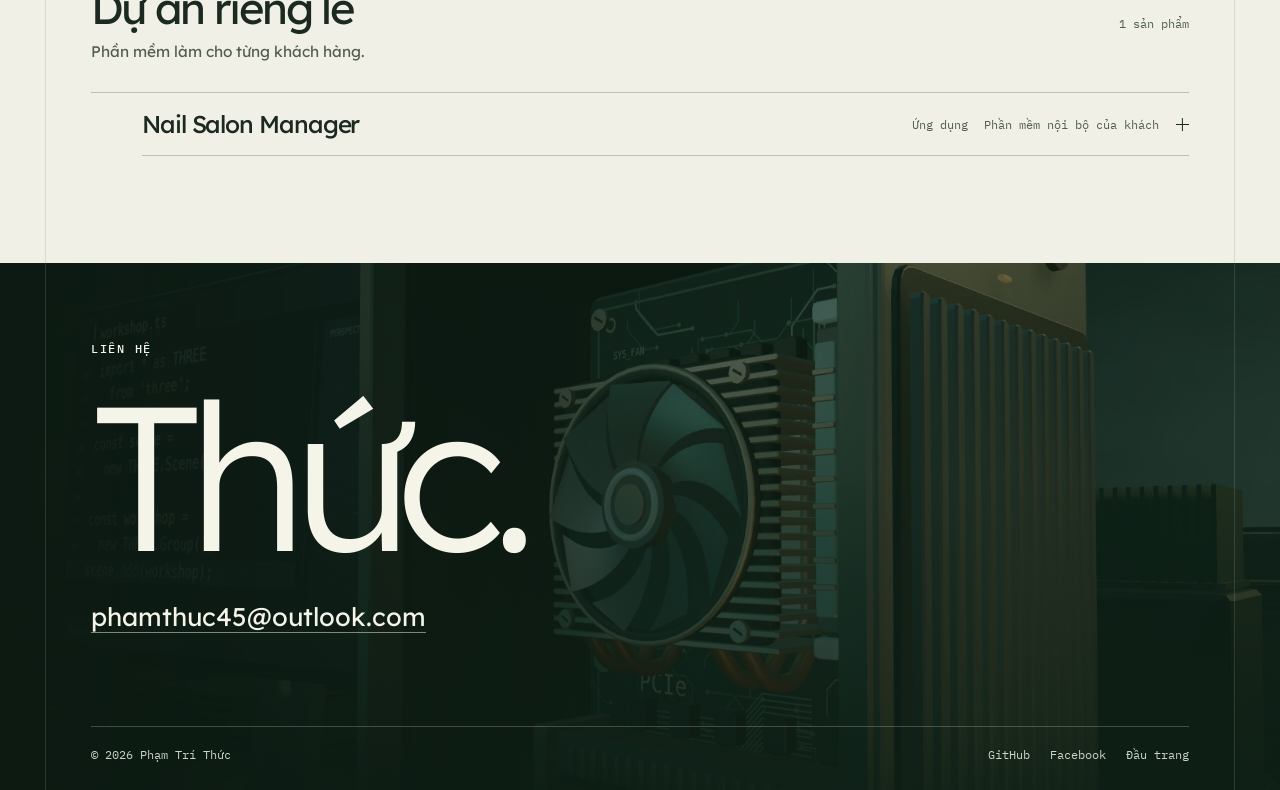
<file: du-an/livestage/index.html>
<!doctype html>
<html lang="vi"><head><meta charset="utf-8"><meta name="viewport" content="width=device-width, initial-scale=1">
<meta name="robots" content="noindex"><meta http-equiv="refresh" content="0;url=/solutions/du-an/"><title>Dự án · Phạm Trí Thức</title></head>
<body><p><a href="/solutions/du-an/">Mở hồ sơ dự án · View project</a></p></body></html>
</file>
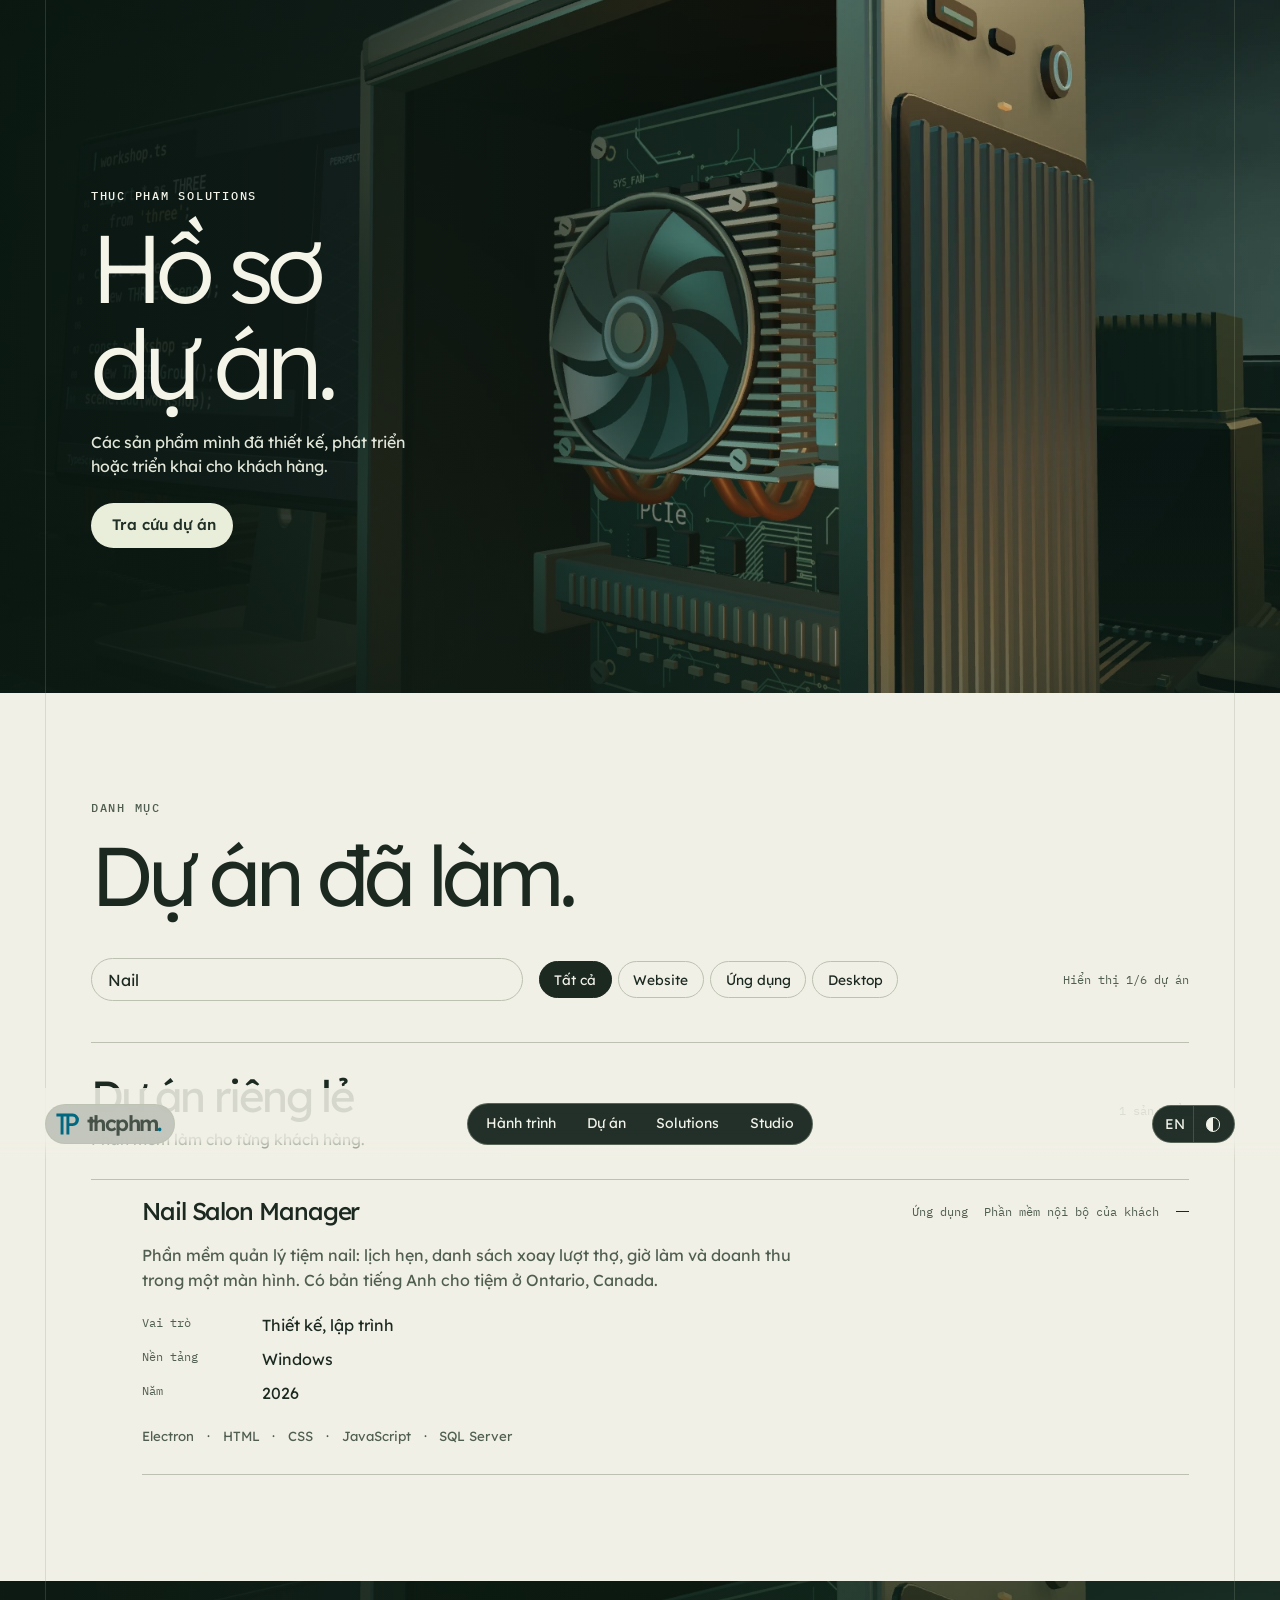
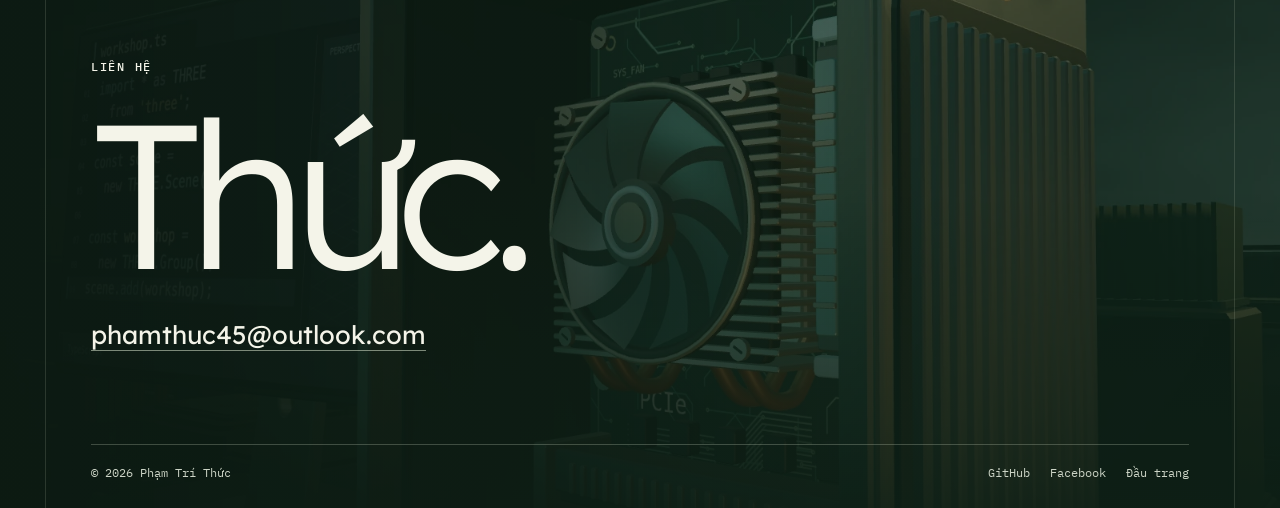
<file: du-an/nail-salon-manager/index.html>
<!doctype html>
<html lang="vi"><head><meta charset="utf-8"><meta name="viewport" content="width=device-width, initial-scale=1">
<meta name="robots" content="noindex"><meta http-equiv="refresh" content="0;url=/solutions/du-an/?q=Nail#nail-salon-manager"><title>Dự án · Phạm Trí Thức</title></head>
<body><p><a href="/solutions/du-an/?q=Nail#nail-salon-manager">Mở hồ sơ dự án · View project</a></p></body></html>
</file>
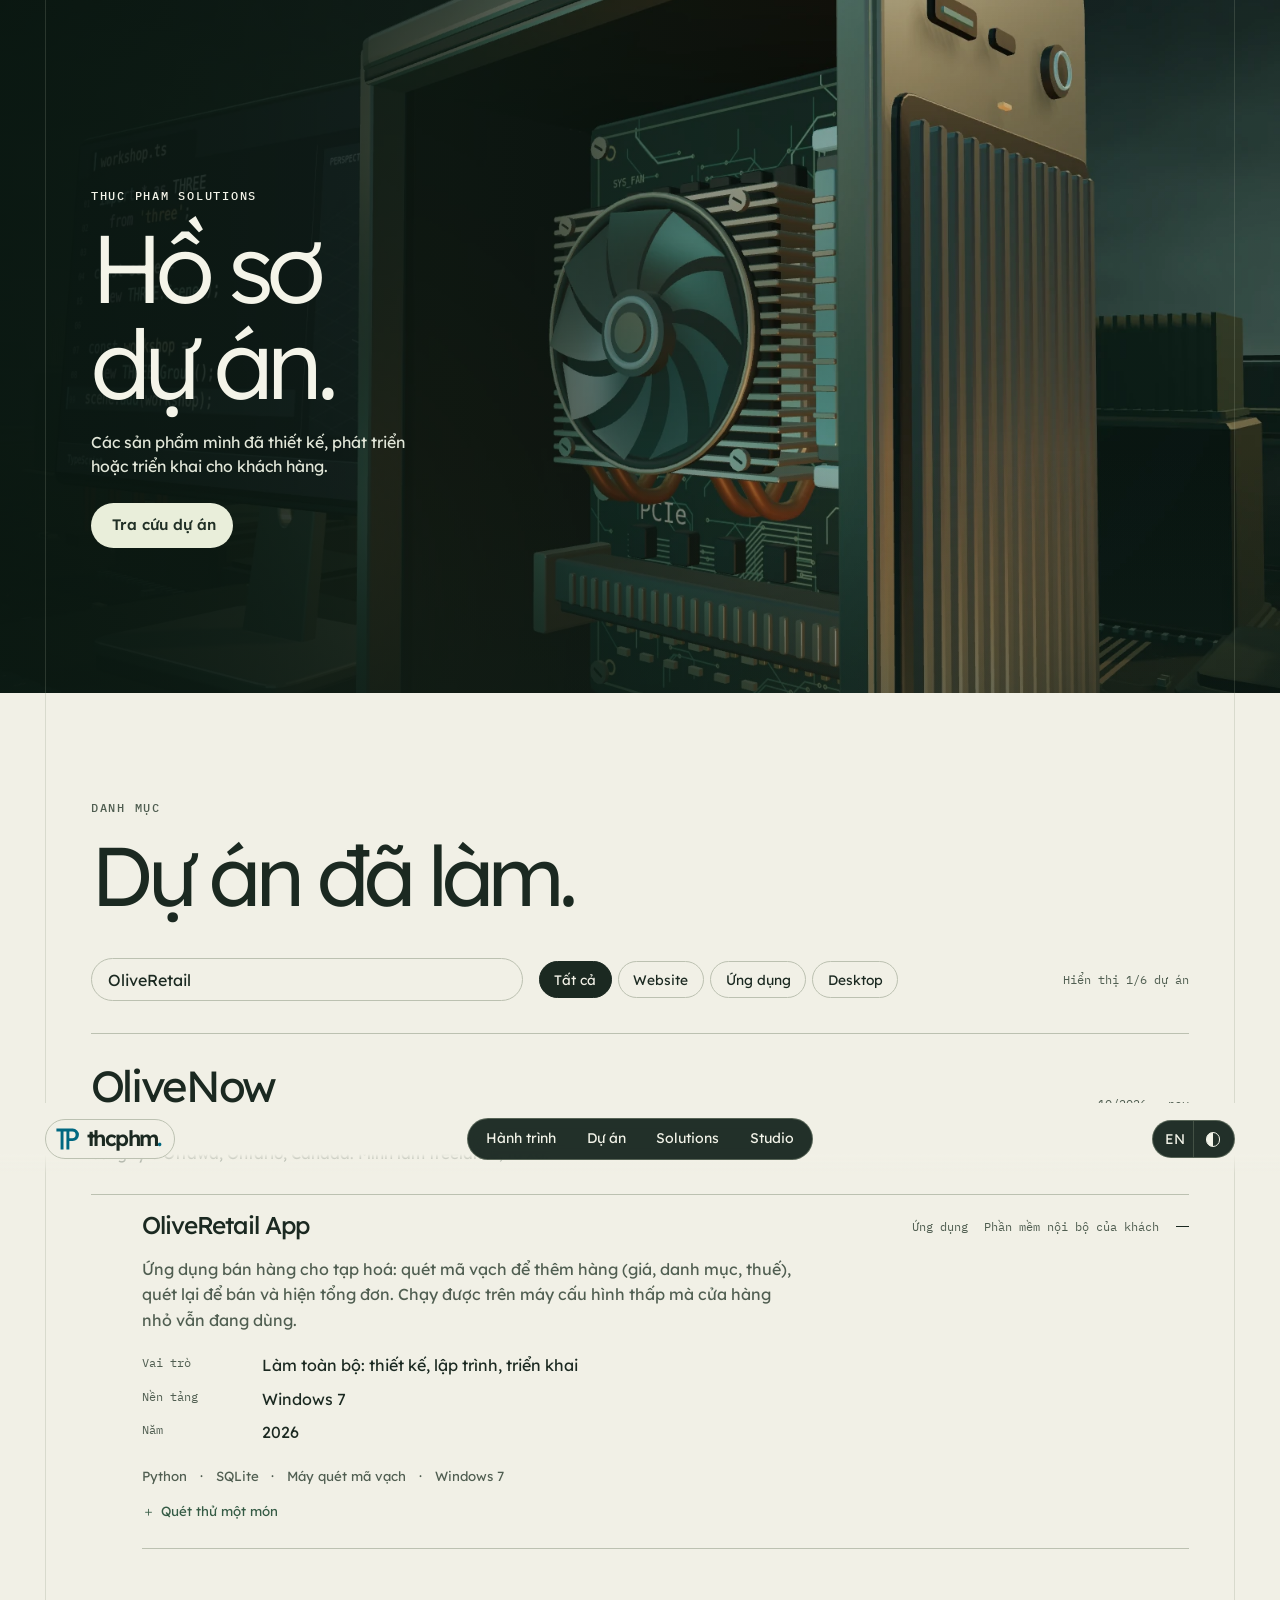
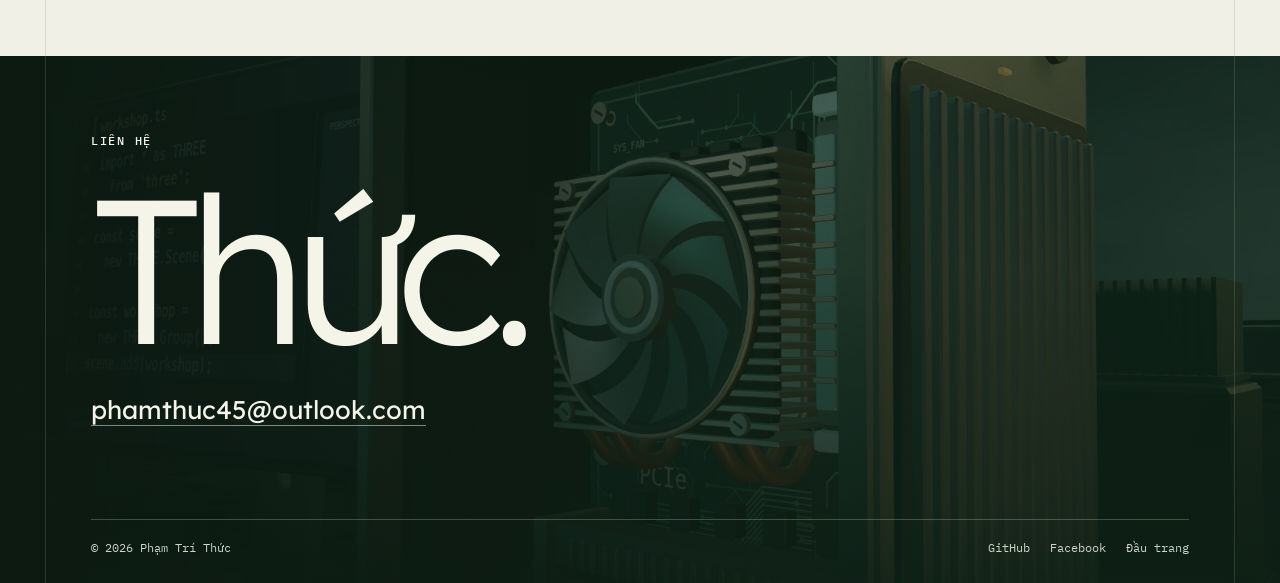
<file: du-an/olive-mini-pos/index.html>
<!doctype html>
<html lang="vi"><head><meta charset="utf-8"><meta name="viewport" content="width=device-width, initial-scale=1">
<meta name="robots" content="noindex"><meta http-equiv="refresh" content="0;url=/solutions/du-an/?q=OliveRetail#oliveretail-app"><title>Dự án · Phạm Trí Thức</title></head>
<body><p><a href="/solutions/du-an/?q=OliveRetail#oliveretail-app">Mở hồ sơ dự án · View project</a></p></body></html>
</file>
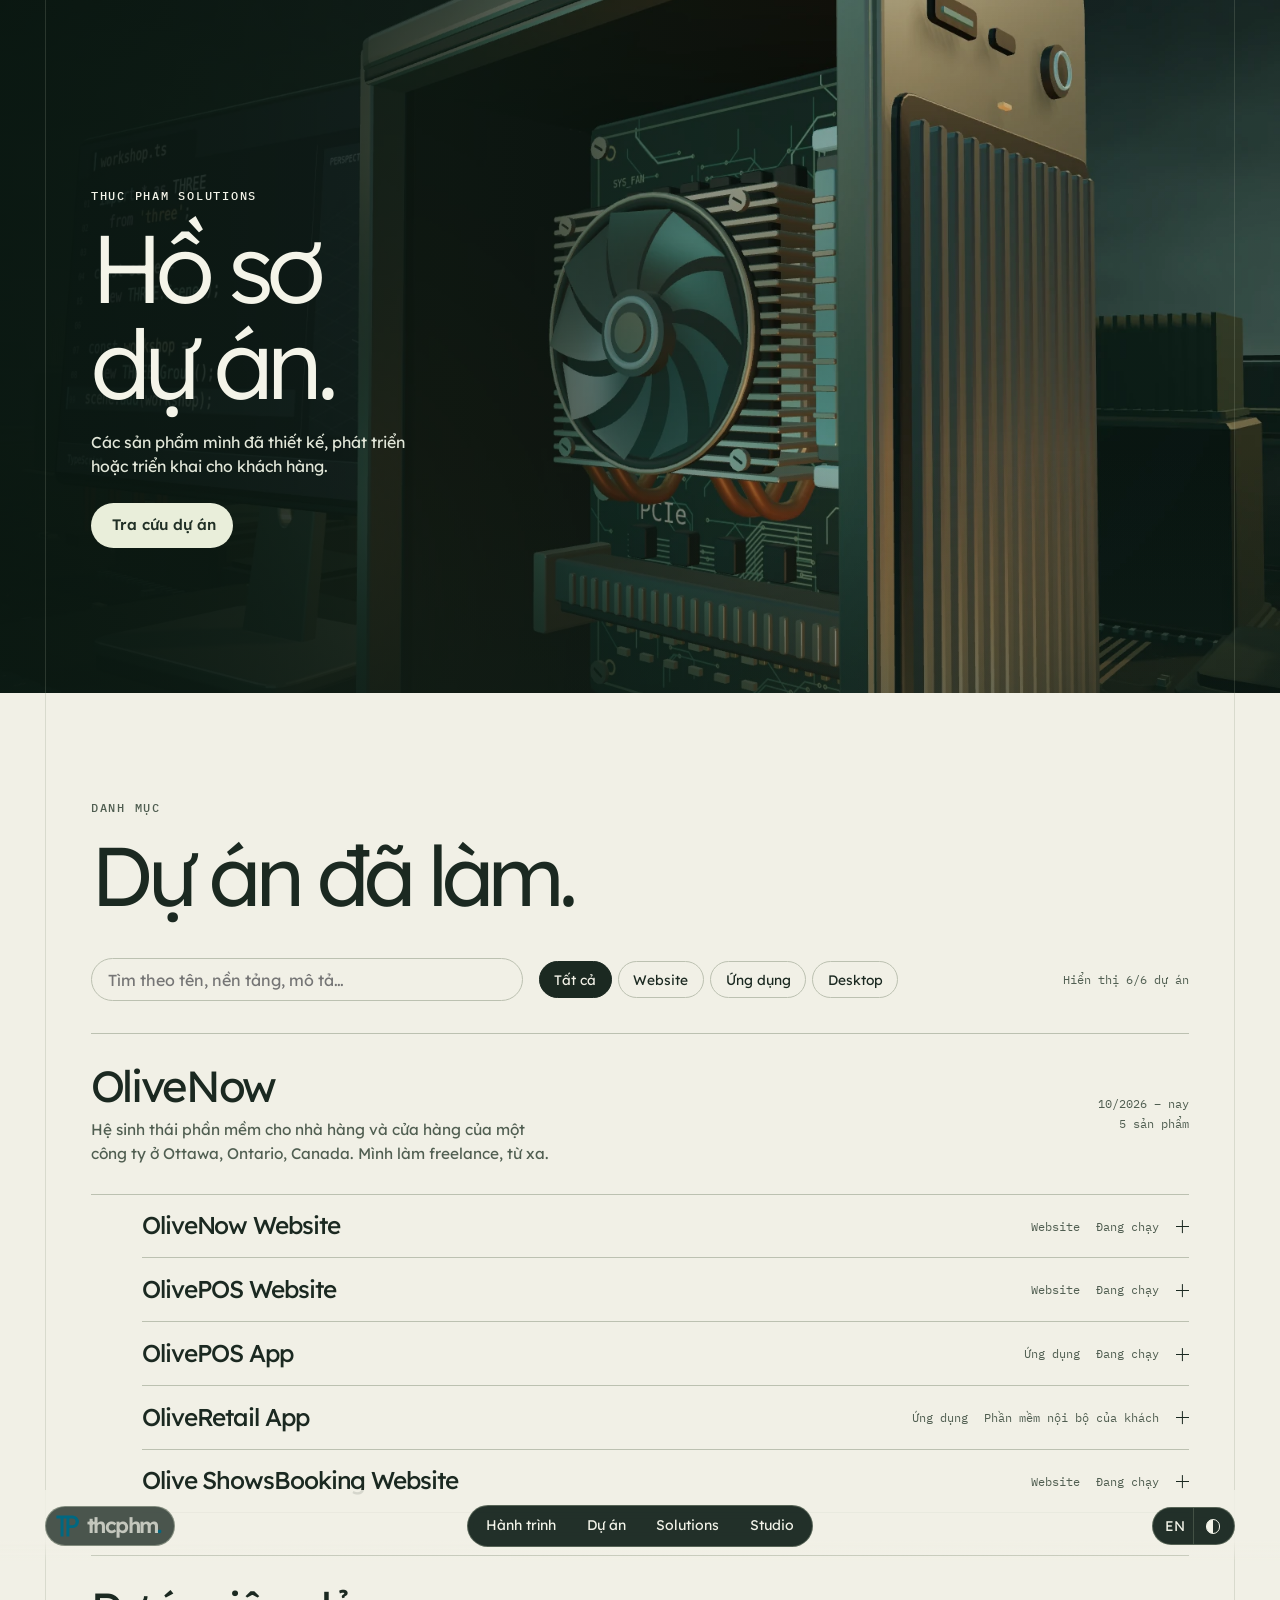
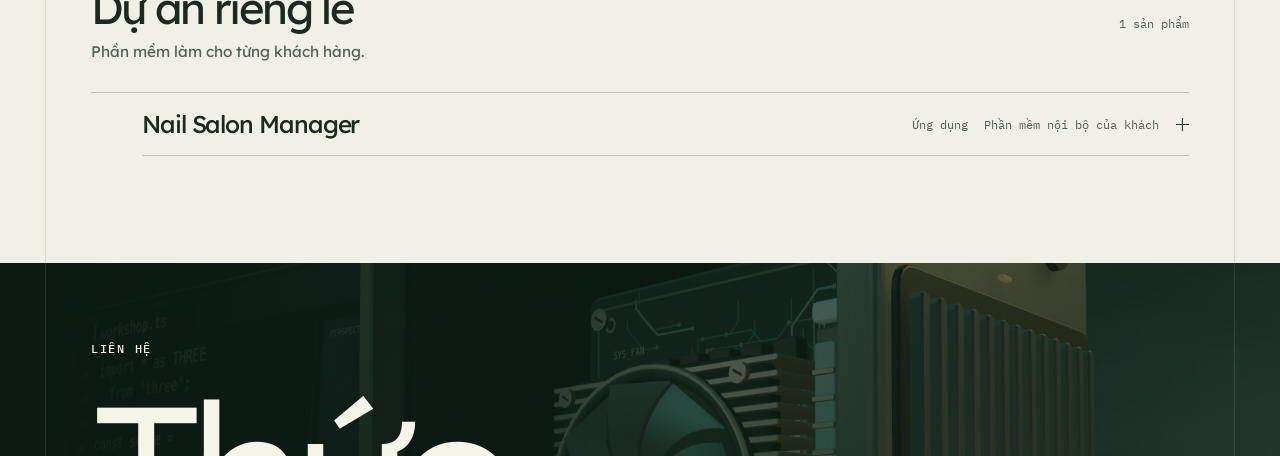
<file: du-an/olivenow/index.html>
<!doctype html>
<html lang="vi"><head><meta charset="utf-8"><meta name="viewport" content="width=device-width, initial-scale=1">
<meta name="robots" content="noindex"><meta http-equiv="refresh" content="0;url=/solutions/du-an/#olivenow"><title>Dự án · Phạm Trí Thức</title></head>
<body><p><a href="/solutions/du-an/#olivenow">Mở hồ sơ dự án · View project</a></p></body></html>
</file>
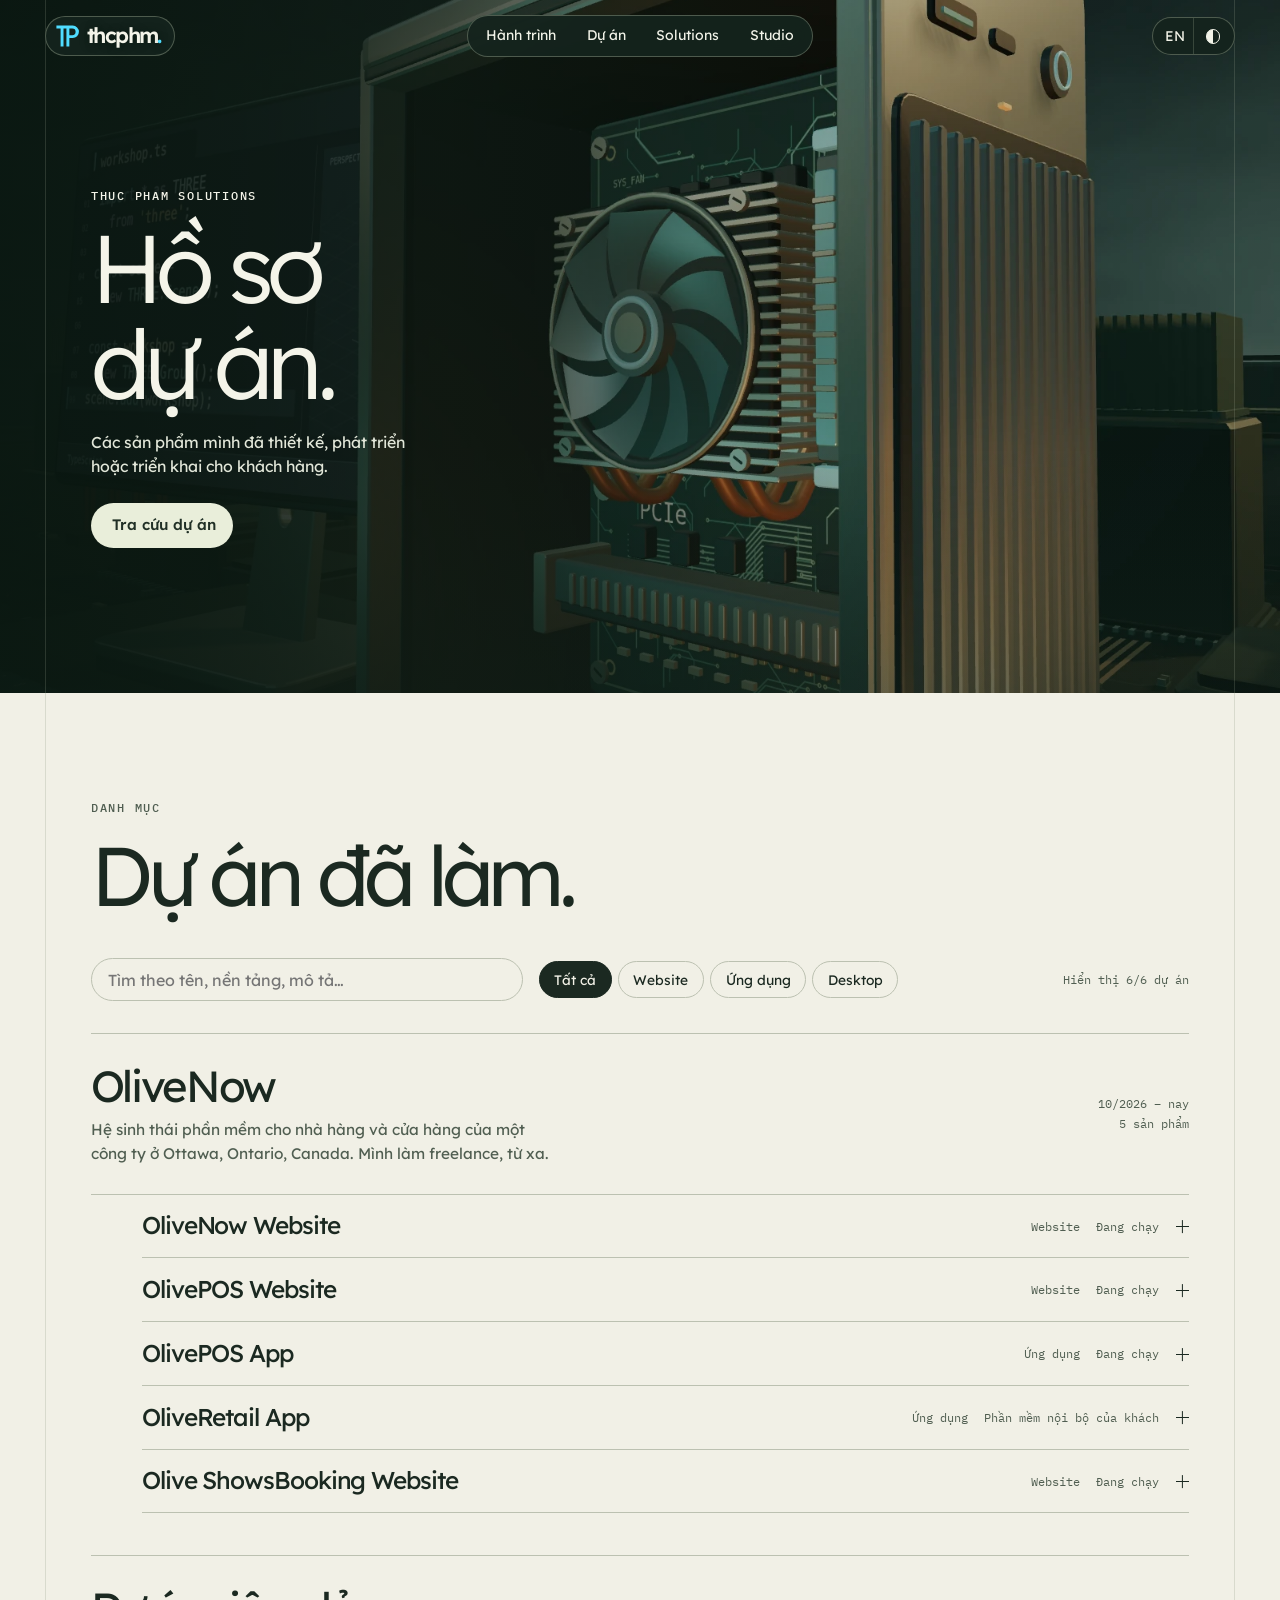
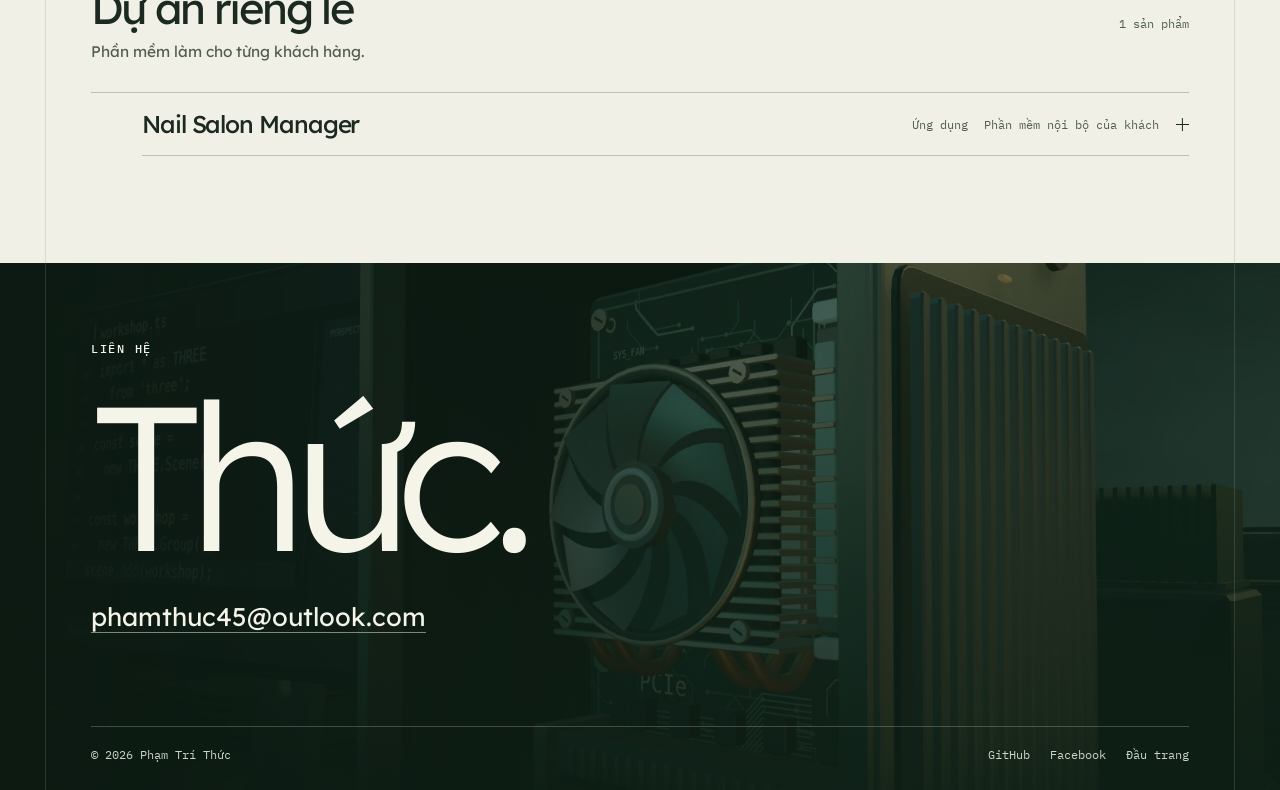
<file: solutions/du-an/index.html>
<!doctype html>
<html
  lang="vi"
  data-theme="light"
  data-title-vi="Hồ sơ dự án · Phạm Trí Thức"
  data-title-en="Project files · Phạm Trí Thức"
  data-desc-vi="Vai trò, công nghệ và sản phẩm trong các dự án OliveNow và Nail Salon Manager."
  data-desc-en="Roles, technologies and products across OliveNow and Nail Salon Manager."
>
  <head
    ><meta charset="utf-8" /><meta
      name="viewport"
      content="width=device-width, initial-scale=1, viewport-fit=cover" /><meta
      name="theme-color"
      content="#14241d" />
    <title>Hồ sơ dự án · Phạm Trí Thức</title
    ><meta
      name="description"
      content="Vai trò, công nghệ và sản phẩm trong các dự án OliveNow và Nail Salon Manager." /><link rel="canonical" href="https://thcphm.github.io/solutions/du-an/" /><meta property="og:type" content="website" /><meta property="og:site_name" content="Phạm Trí Thức" /><meta property="og:locale" content="vi_VN" /><meta property="og:url" content="https://thcphm.github.io/solutions/du-an/" /><meta property="og:title" content="Hồ sơ dự án · Phạm Trí Thức" /><meta property="og:description" content="Vai trò, công nghệ và sản phẩm trong các dự án OliveNow và Nail Salon Manager." /><meta property="og:image" content="https://thcphm.github.io/assets/og-home.jpg" /><meta property="og:image:width" content="1200" /><meta property="og:image:height" content="630" /><meta name="twitter:card" content="summary_large_image" /><script>
      document.documentElement.classList.add("js");
      try {
        if (localStorage.getItem("tp-lang") === "en") document.documentElement.lang = "en";
        if (localStorage.getItem("tp-theme") === "dark") document.documentElement.dataset.theme = "dark";
      } catch (e) {}
    </script>
    <link rel="icon" href="/assets/field/tp-mark.svg" /><link rel="stylesheet" href="/assets/field-guide.css?v=tp11" />
    <script defer src="/script.js?v=field-4"></script
    ><script defer src="/assets/field-guide.js?v=tp9"></script
    ><script data-goatcounter="https://thcphm.goatcounter.com/count" async src="//gc.zgo.at/count.js"></script
  ></head>
  <body id="top" class="page-projects"
    ><a class="skip" href="#content"><span lang="vi">Đến nội dung</span><span lang="en">Skip to content</span></a>
    <header class="mast"
      ><a
        class="identity"
        href="/"
        aria-label="Phạm Trí Thức · Trang chủ"
        data-label-vi="Phạm Trí Thức · Trang chủ"
        data-label-en="Phạm Trí Thức · Home"
        ><svg class="brand-mark" viewBox="-2 -2 112 104" aria-hidden="true" focusable="false">
          <path
            fill="currentColor"
            fill-rule="evenodd"
            d="M0 0H78A30 30 0 0 1 78 60H62V100H48V14H34V100H20V14H0Z M62 14V46H76A16 16 0 0 0 76 14Z"
          /></svg
        ><span>thcphm<span class="brand-dot">.</span></span></a
      >
      <nav
        id="site-nav"
        aria-label="Điều hướng chính"
        data-label-vi="Điều hướng chính"
        data-label-en="Main navigation"
        ><a href="/"><span lang="vi">Hành trình</span><span lang="en">Journey</span></a
        ><a href="/#du-an"><span lang="vi">Dự án</span><span lang="en">Projects</span></a
        ><a href="/solutions/">Solutions</a><a href="/studio/">Studio</a></nav
      ><div class="mast-tools"
        ><button
          id="lang-toggle"
          type="button"
          aria-label="Switch to English"
          data-label-vi="Switch to English"
          data-label-en="Đổi sang tiếng Việt"
          ><span lang="vi">EN</span><span lang="en">VI</span></button
        ><button
          id="theme-toggle"
          type="button"
          aria-label="Đổi giao diện sáng tối"
          data-label-vi="Đổi giao diện sáng tối"
          data-label-en="Change colour theme"
          aria-pressed="false"
          ><span class="theme-disc" aria-hidden="true"></span></button
        ><button
          id="menu-toggle"
          type="button"
          aria-expanded="false"
          aria-controls="site-nav"
          aria-label="Mở trình đơn"
          data-label-vi="Mở trình đơn"
          data-label-en="Open menu"
          ><span aria-hidden="true">☰</span></button
        ></div
      ></header
    >
    <main id="content"
      ><section class="cover scene-band catalog-cover"
        ><picture class="cover-image"><img src="/assets/field/hardware.webp" alt="" fetchpriority="high" /></picture
        ><div class="page-lines" aria-hidden="true"></div
        ><div class="cover-type inset"
          ><p class="eyebrow"><span lang="vi">Thuc Pham Solutions</span><span lang="en">Thuc Pham Solutions</span></p
          ><h1
            ><span lang="vi">Hồ sơ<br />dự án.</span><span lang="en">Project<br />files.</span></h1
          ><p class="deck"
            ><span lang="vi">Các sản phẩm mình đã thiết kế, phát triển hoặc triển khai cho khách hàng.</span
            ><span lang="en">Products I’ve designed, built or deployed for clients.</span></p
          ><a class="pill" href="#danh-muc"
            ><span lang="vi">Tra cứu dự án</span><span lang="en">Browse the catalogue</span></a
          ></div
        ></section
      ><section class="paper-block" id="danh-muc"
        ><div class="page-lines" aria-hidden="true"></div
        ><div class="inset"
          ><div class="section-title"
            ><p class="eyebrow"><span lang="vi">Danh mục</span><span lang="en">Catalogue</span></p
            ><h2><span lang="vi">Dự án đã làm.</span><span lang="en">Client projects.</span></h2></div
          ><div class="proj-page">
            <div class="proj-toolbar" role="search">
              <label class="visually-hidden" for="proj-search"
                ><span lang="vi">Tìm dự án</span><span lang="en">Search projects</span></label
              >
              <input
                id="proj-search"
                type="search"
                autocomplete="off"
                placeholder="Tìm theo tên, nền tảng, mô tả…"
                data-ph-vi="Tìm theo tên, nền tảng, mô tả…"
                data-ph-en="Search by name, platform, description…"
              />
              <div
                class="chips"
                role="group"
                aria-label="Lọc theo loại"
                data-label-vi="Lọc theo loại"
                data-label-en="Filter by type"
              >
                <button type="button" class="chip-btn" data-filter="all" aria-pressed="true"
                  ><span lang="vi">Tất cả</span><span lang="en">All</span></button
                >
                <button type="button" class="chip-btn" data-filter="web" aria-pressed="false">Website</button>
                <button type="button" class="chip-btn" data-filter="app" aria-pressed="false"
                  ><span lang="vi">Ứng dụng</span><span lang="en">Apps</span></button
                >
                <button type="button" class="chip-btn" data-filter="desktop" aria-pressed="false">Desktop</button>
              </div>
              <p class="proj-count" id="proj-count" aria-live="polite"></p>
            </div>

            <details id="olivenow" class="eco group" open>
              <summary class="eco-head">
                <span>
                  <span class="eco-title">OliveNow</span>
                  <span class="eco-sub" lang="vi"
                    >Hệ sinh thái phần mềm cho nhà hàng và cửa hàng của một công ty ở Ottawa, Ontario, Canada. Mình
                    làm freelance, từ xa.</span
                  >
                  <span class="eco-sub" lang="en"
                    >A software ecosystem for restaurants and shops, from a company in Ottawa, Ontario, Canada.
                    Freelance, remote.</span
                  >
                </span>
                <span class="eco-meta"
                  ><span lang="vi">10/2026 – nay</span><span lang="en">Oct 2026 – now</span><br /><span class="eco-n"
                    >5</span
                  >
                  <span lang="vi">sản phẩm</span><span lang="en">products</span></span
                >
              </summary>
              <ul class="tree">
                <li class="node has-shot" id="olivenow-website" data-tags="web">
                  <details class="case-record"
                    ><summary
                      ><span class="case-name">OliveNow Website</span>
                      <span class="node-kind"><span lang="vi">Website</span><span lang="en">Website</span></span>
                      <span class="live"><span lang="vi">Đang chạy</span><span lang="en">Live</span></span>
                      <span class="expand-mark" aria-hidden="true"></span></summary
                    ><a
                      class="node-shot"
                      href="https://olivenow.com/"
                      rel="noopener"
                      tabindex="-1"
                      aria-hidden="true"
                      ><img src="/img/olivenow.webp" alt="" width="960" height="606" loading="lazy" decoding="async"
                    /></a>
                    <div class="node-body">
                      <p lang="vi"
                        >Trang tổng của hệ sinh thái OliveNow, 5 ngôn ngữ: giới thiệu Olive Online Ordering, OlivePOS
                        và các sản phẩm khác, dẫn tới trang riêng của từng sản phẩm.</p
                      >
                      <p lang="en"
                        >The main site of the OliveNow ecosystem, in 5 languages: it introduces Olive Online Ordering,
                        OlivePOS and the other products, and leads to each product’s own page.</p
                      >
                      <dl class="node-spec">
                        <div
                          ><dt lang="vi">Vai trò</dt><dt lang="en">Role</dt
                          ><dd
                            ><span lang="vi">Làm toàn bộ: thiết kế, front-end, back-end, triển khai</span
                            ><span lang="en">Full build: design, front-end, back-end, deployment</span></dd
                          ></div
                        >
                        <div><dt lang="vi">Nền tảng</dt><dt lang="en">Platform</dt><dd>Web, SiteGround</dd></div>
                        <div><dt lang="vi">Năm</dt><dt lang="en">Year</dt><dd>2026</dd></div>
                      </dl>
                      <ul
                        class="stack-tags"
                        aria-label="Công nghệ"
                        data-label-vi="Công nghệ"
                        data-label-en="Tech stack"
                        ><li>HTML</li
                        ><li>CSS</li
                        ><li>JavaScript</li
                        ><li>PHP</li
                        ><li lang="vi">i18n (5 ngôn ngữ)</li
                        ><li lang="en">i18n (5 languages)</li
                        ><li>SiteGround</li></ul
                      >
                      <p class="node-links"
                        ><a href="https://olivenow.com/" rel="noopener"
                          ><span lang="vi">Xem trang thật</span><span lang="en">View live site</span></a
                        ></p
                      >
                    </div>
                  </details></li
                >
                <li class="node has-shot" id="olivepos-website" data-tags="web">
                  <details class="case-record"
                    ><summary
                      ><span class="case-name">OlivePOS Website</span>
                      <span class="node-kind"><span lang="vi">Website</span><span lang="en">Website</span></span>
                      <span class="live"><span lang="vi">Đang chạy</span><span lang="en">Live</span></span>
                      <span class="expand-mark" aria-hidden="true"></span></summary
                    ><a
                      class="node-shot"
                      href="https://olivenow.com/olivepos.html"
                      rel="noopener"
                      tabindex="-1"
                      aria-hidden="true"
                      ><img src="/img/olivepos.webp" alt="" width="960" height="606" loading="lazy" decoding="async"
                    /></a>
                    <div class="node-body">
                      <p lang="vi"
                        >Trang giới thiệu OlivePOS 5 ngôn ngữ (Anh, Việt, Pháp, Tây Ban Nha, Trung): tính năng, phần
                        cứng, bảng giá, câu hỏi thường gặp và form đăng ký dùng thử. Có “Cẩm nang tư vấn cho nhà
                        hàng”.</p
                      >
                      <p lang="en"
                        >The OlivePOS site in 5 languages (English, Vietnamese, French, Spanish, Chinese): features,
                        hardware, pricing, FAQ and a free-trial form, plus an advisory guide for restaurants.</p
                      >
                      <dl class="node-spec">
                        <div
                          ><dt lang="vi">Vai trò</dt><dt lang="en">Role</dt
                          ><dd
                            ><span lang="vi">Thiết kế, front-end</span><span lang="en">Design, front-end</span></dd
                          ></div
                        >
                        <div><dt lang="vi">Nền tảng</dt><dt lang="en">Platform</dt><dd>Web, SiteGround</dd></div>
                        <div><dt lang="vi">Năm</dt><dt lang="en">Year</dt><dd>2026</dd></div>
                      </dl>
                      <ul
                        class="stack-tags"
                        aria-label="Công nghệ"
                        data-label-vi="Công nghệ"
                        data-label-en="Tech stack"
                        ><li>HTML</li
                        ><li>CSS</li
                        ><li>JavaScript</li
                        ><li>PHP</li
                        ><li lang="vi">i18n (5 ngôn ngữ)</li
                        ><li lang="en">i18n (5 languages)</li
                        ><li>SiteGround</li></ul
                      >
                      <p class="node-links"
                        ><a href="https://olivenow.com/olivepos.html" rel="noopener"
                          ><span lang="vi">Xem trang thật</span><span lang="en">View live site</span></a
                        ></p
                      >
                    </div>
                  </details></li
                >
                <li class="node" id="olivepos-app" data-tags="app desktop">
                  <details class="case-record"
                    ><summary
                      ><span class="case-name">OlivePOS App</span>
                      <span class="node-kind"><span lang="vi">Ứng dụng</span><span lang="en">App</span></span>
                      <span class="live"><span lang="vi">Đang chạy</span><span lang="en">Live</span></span>
                      <span class="expand-mark" aria-hidden="true"></span></summary
                    ><div class="node-body">
                      <p lang="vi"
                        >Ứng dụng POS cho nhà hàng: tính tiền, in phiếu bếp, nhận đơn online và gọi món bằng QR tại
                        bàn. Có bản Android và Windows.</p
                      >
                      <p lang="en"
                        >Restaurant POS: billing, kitchen tickets, online orders and QR ordering at the table.
                        Available for Android and Windows.</p
                      >
                      <dl class="node-spec">
                        <div
                          ><dt lang="vi">Vai trò</dt><dt lang="en">Role</dt
                          ><dd
                            ><span lang="vi">Làm toàn bộ: thiết kế, front-end, back-end, triển khai</span
                            ><span lang="en">Full build: design, front-end, back-end, deployment</span></dd
                          ></div
                        >
                        <div><dt lang="vi">Nền tảng</dt><dt lang="en">Platform</dt><dd>Android, Windows</dd></div>
                        <div><dt lang="vi">Năm</dt><dt lang="en">Year</dt><dd>2026</dd></div>
                      </dl>
                      <ul
                        class="stack-tags"
                        aria-label="Công nghệ"
                        data-label-vi="Công nghệ"
                        data-label-en="Tech stack"
                        ><li>C# / .NET</li
                        ><li>Node.js</li
                        ><li>Express</li
                        ><li>Socket.IO</li
                        ><li>SQLite</li
                        ><li>SQL Server</li></ul
                      >
                      <p class="node-links"
                        ><a href="https://order.olivepos.com/download" rel="noopener"
                          ><span lang="vi">Trang tải app</span><span lang="en">Download page</span></a
                        ></p
                      >
                    </div>
                  </details></li
                >
                <li class="node" id="oliveretail-app" data-tags="app desktop">
                  <details class="case-record"
                    ><summary
                      ><span class="case-name">OliveRetail App</span>
                      <span class="node-kind"><span lang="vi">Ứng dụng</span><span lang="en">App</span></span>
                      <span class="internal"
                        ><span lang="vi">Phần mềm nội bộ của khách</span
                        ><span lang="en">Client-internal software</span></span
                      >
                      <span class="expand-mark" aria-hidden="true"></span></summary
                    ><div class="node-body">
                      <p lang="vi"
                        >Ứng dụng bán hàng cho tạp hoá: quét mã vạch để thêm hàng (giá, danh mục, thuế), quét lại để
                        bán và hiện tổng đơn. Chạy được trên máy cấu hình thấp mà cửa hàng nhỏ vẫn đang dùng.</p
                      >
                      <p lang="en"
                        >Grocery point-of-sale: scan a barcode to add an item (price, category, tax), scan again to
                        sell and see the total. Runs on the low-spec PCs small shops still use.</p
                      >
                      <dl class="node-spec">
                        <div
                          ><dt lang="vi">Vai trò</dt><dt lang="en">Role</dt
                          ><dd
                            ><span lang="vi">Làm toàn bộ: thiết kế, lập trình, triển khai</span
                            ><span lang="en">Full build: design, development, deployment</span></dd
                          ></div
                        >
                        <div><dt lang="vi">Nền tảng</dt><dt lang="en">Platform</dt><dd>Windows 7</dd></div>
                        <div><dt lang="vi">Năm</dt><dt lang="en">Year</dt><dd>2026</dd></div>
                      </dl>
                      <ul
                        class="stack-tags"
                        aria-label="Công nghệ"
                        data-label-vi="Công nghệ"
                        data-label-en="Tech stack"
                        ><li>Python</li
                        ><li>SQLite</li
                        ><li lang="vi">Máy quét mã vạch</li
                        ><li lang="en">Barcode scanner</li
                        ><li>Windows 7</li></ul
                      >

                      <details class="project-sample">
                        <summary
                          ><span class="when-closed"
                            ><span lang="vi">Quét thử một món</span><span lang="en">Try scanning an item</span></span
                          ><span class="when-open"
                            ><span lang="vi">Đặt lại hóa đơn</span><span lang="en">Reset the receipt</span></span
                          ></summary
                        >
                        <p lang="vi">Hóa đơn mô phỏng · 1 sổ tay × 18.000 đ. <strong>Tổng 18.000 đ</strong></p>
                        <p lang="en">Sample receipt · 1 notebook × ₫18,000. <strong>Total ₫18,000</strong></p>
                      </details>
                    </div>
                  </details></li
                >
                <li class="node has-shot" id="showsbooking" data-tags="web">
                  <details class="case-record"
                    ><summary
                      ><span class="case-name">Olive ShowsBooking Website</span>
                      <span class="node-kind"><span lang="vi">Website</span><span lang="en">Website</span></span>
                      <span class="live"><span lang="vi">Đang chạy</span><span lang="en">Live</span></span>
                      <span class="expand-mark" aria-hidden="true"></span></summary
                    ><a
                      class="node-shot"
                      href="https://showsbooking.com/"
                      rel="noopener"
                      tabindex="-1"
                      aria-hidden="true"
                      ><img
                        src="/img/showsbooking.webp"
                        alt=""
                        width="960"
                        height="606"
                        loading="lazy"
                        decoding="async"
                    /></a>
                    <div class="node-body">
                      <p lang="vi"
                        >Nền tảng đặt nghệ sĩ và bán vé show ở Canada và Việt Nam: tìm nghệ sĩ theo loại và thành phố,
                        nhận báo giá, chốt setlist, đặt cọc giữ qua Olive đến ngày diễn. Có chế độ tối và chọn vùng,
                        ngôn ngữ.</p
                      >
                      <p lang="en"
                        >A platform to book performers and sell show tickets in Canada and Vietnam: find artists by
                        type and city, get quotes, agree the setlist, and pay a deposit held by Olive until the show.
                        Dark mode and region/language switch.</p
                      >
                      <dl class="node-spec">
                        <div
                          ><dt lang="vi">Vai trò</dt><dt lang="en">Role</dt
                          ><dd
                            ><span lang="vi">Làm toàn bộ: thiết kế, front-end, back-end, triển khai</span
                            ><span lang="en">Full build: design, front-end, back-end, deployment</span></dd
                          ></div
                        >
                        <div><dt lang="vi">Nền tảng</dt><dt lang="en">Platform</dt><dd>Web</dd></div>
                        <div><dt lang="vi">Năm</dt><dt lang="en">Year</dt><dd>2026</dd></div>
                      </dl>
                      <ul
                        class="stack-tags"
                        aria-label="Công nghệ"
                        data-label-vi="Công nghệ"
                        data-label-en="Tech stack"
                        ><li>Next.js</li
                        ><li>TypeScript</li
                        ><li>Node.js</li
                        ><li>Express</li
                        ><li>JWT</li
                        ><li>MySQL</li
                        ><li>Firebase</li
                        ><li>Docker</li
                        ><li>GitHub Actions</li></ul
                      >
                      <p class="node-links"
                        ><a href="https://showsbooking.com/" rel="noopener"
                          ><span lang="vi">Xem trang thật</span><span lang="en">View live site</span></a
                        ></p
                      >
                    </div>
                  </details></li
                >
              </ul>
            </details>

            <details class="eco group" open>
              <summary class="eco-head">
                <span>
                  <span class="eco-title"
                    ><span lang="vi">Dự án riêng lẻ</span><span lang="en">Standalone projects</span></span
                  >
                  <span class="eco-sub" lang="vi">Phần mềm làm cho từng khách hàng.</span>
                  <span class="eco-sub" lang="en">Software built for individual clients.</span>
                </span>
                <span class="eco-meta"
                  ><span class="eco-n">1</span> <span lang="vi">sản phẩm</span><span lang="en">products</span></span
                >
              </summary>
              <ul class="tree">
                <li class="node" id="nail-salon-manager" data-tags="app desktop">
                  <details class="case-record"
                    ><summary
                      ><span class="case-name">Nail Salon Manager</span>
                      <span class="node-kind"><span lang="vi">Ứng dụng</span><span lang="en">App</span></span>
                      <span class="internal"
                        ><span lang="vi">Phần mềm nội bộ của khách</span
                        ><span lang="en">Client-internal software</span></span
                      >
                      <span class="expand-mark" aria-hidden="true"></span></summary
                    ><div class="node-body">
                      <p lang="vi"
                        >Phần mềm quản lý tiệm nail: lịch hẹn, danh sách xoay lượt thợ, giờ làm và doanh thu trong một
                        màn hình. Có bản tiếng Anh cho tiệm ở Ontario, Canada.</p
                      >
                      <p lang="en"
                        >Nail salon management: appointments, the staff turn list, hours and sales on one screen.
                        English edition for salons in Ontario, Canada.</p
                      >
                      <dl class="node-spec">
                        <div
                          ><dt lang="vi">Vai trò</dt><dt lang="en">Role</dt
                          ><dd
                            ><span lang="vi">Thiết kế, lập trình</span><span lang="en">Design, development</span></dd
                          ></div
                        >
                        <div><dt lang="vi">Nền tảng</dt><dt lang="en">Platform</dt><dd>Windows</dd></div>
                        <div><dt lang="vi">Năm</dt><dt lang="en">Year</dt><dd>2026</dd></div>
                      </dl>
                      <ul
                        class="stack-tags"
                        aria-label="Công nghệ"
                        data-label-vi="Công nghệ"
                        data-label-en="Tech stack"
                        ><li>Electron</li
                        ><li>HTML</li
                        ><li>CSS</li
                        ><li>JavaScript</li
                        ><li>SQL Server</li></ul
                      >
                    </div>
                  </details></li
                >
              </ul>
            </details>

            <p class="proj-empty" id="proj-empty" hidden>
              <span lang="vi">Không có dự án nào khớp. Thử từ khoá khác hoặc chọn “Tất cả”.</span>
              <span lang="en">No projects match. Try another keyword or choose “All”.</span>
              <button type="button" class="btn secondary" id="proj-reset"
                ><span lang="vi">Xoá bộ lọc</span><span lang="en">Clear filters</span></button
              >
            </p>
          </div></div
        ></section
      ></main
    ><footer class="closing scene-band" id="lien-he"
      ><div class="closing-photo" aria-hidden="true"></div><div class="page-lines" aria-hidden="true"></div>
      <div class="closing-inner inset"
        ><p class="eyebrow"><span lang="vi">Liên hệ</span><span lang="en">Contact</span></p
        ><h2>Thức.</h2>
        <a class="mail" href="mailto:phamthuc45@outlook.com">phamthuc45@outlook.com</a>
        <div class="end-line"
          ><span>© <span data-year>2026</span> Phạm Trí Thức</span
          ><div
            ><a href="https://github.com/thcphm">GitHub</a
            ><a href="https://www.facebook.com/thuc.pham.0405/">Facebook</a
            ><a href="#top"><span lang="vi">Đầu trang</span><span lang="en">Back to top</span></a></div
          ></div
        ></div
      ></footer
    ></body
  ></html
>
</file>
<file: assets/field-guide.css>
/* vietnamese */
/* IBM Plex Mono (OFL), self-hosted with a Vietnamese subset: phone system monospace fonts lack Vietnamese glyphs */
@font-face {
  font-family: "IBM Plex Mono";
  font-style: normal;
  font-weight: 400;
  font-display: swap;
  src: url(/assets/fonts/ibm-plex-mono-vietnamese-400-normal.woff2) format("woff2");
  unicode-range:
    U+0102-0103, U+0110-0111, U+0128-0129, U+0168-0169, U+01A0-01A1, U+01AF-01B0, U+0300-0301, U+0303-0304,
    U+0308-0309, U+0323, U+0329, U+1EA0-1EF9, U+20AB;
}
@font-face {
  font-family: "IBM Plex Mono";
  font-style: normal;
  font-weight: 400;
  font-display: swap;
  src: url(/assets/fonts/ibm-plex-mono-latin-ext-400-normal.woff2) format("woff2");
  unicode-range:
    U+0100-02BA, U+02BD-02C5, U+02C7-02CC, U+02CE-02D7, U+02DD-02FF, U+0304, U+0308, U+0329, U+1D00-1DBF, U+1E00-1E9F,
    U+1EF2-1EFF, U+2020, U+20A0-20AB, U+20AD-20C4, U+2113, U+2C60-2C7F, U+A720-A7FF;
}
@font-face {
  font-family: "IBM Plex Mono";
  font-style: normal;
  font-weight: 400;
  font-display: swap;
  src: url(/assets/fonts/ibm-plex-mono-latin-400-normal.woff2) format("woff2");
  unicode-range:
    U+0000-00FF, U+0131, U+0152-0153, U+02BB-02BC, U+02C6, U+02DA, U+02DC, U+0304, U+0308, U+0329, U+2000-206F,
    U+20AC, U+2122, U+2191, U+2193, U+2212, U+2215, U+FEFF, U+FFFD;
}
@font-face {
  font-family: "IBM Plex Mono";
  font-style: normal;
  font-weight: 500;
  font-display: swap;
  src: url(/assets/fonts/ibm-plex-mono-vietnamese-500-normal.woff2) format("woff2");
  unicode-range:
    U+0102-0103, U+0110-0111, U+0128-0129, U+0168-0169, U+01A0-01A1, U+01AF-01B0, U+0300-0301, U+0303-0304,
    U+0308-0309, U+0323, U+0329, U+1EA0-1EF9, U+20AB;
}
@font-face {
  font-family: "IBM Plex Mono";
  font-style: normal;
  font-weight: 500;
  font-display: swap;
  src: url(/assets/fonts/ibm-plex-mono-latin-ext-500-normal.woff2) format("woff2");
  unicode-range:
    U+0100-02BA, U+02BD-02C5, U+02C7-02CC, U+02CE-02D7, U+02DD-02FF, U+0304, U+0308, U+0329, U+1D00-1DBF, U+1E00-1E9F,
    U+1EF2-1EFF, U+2020, U+20A0-20AB, U+20AD-20C4, U+2113, U+2C60-2C7F, U+A720-A7FF;
}
@font-face {
  font-family: "IBM Plex Mono";
  font-style: normal;
  font-weight: 500;
  font-display: swap;
  src: url(/assets/fonts/ibm-plex-mono-latin-500-normal.woff2) format("woff2");
  unicode-range:
    U+0000-00FF, U+0131, U+0152-0153, U+02BB-02BC, U+02C6, U+02DA, U+02DC, U+0304, U+0308, U+0329, U+2000-206F,
    U+20AC, U+2122, U+2191, U+2193, U+2212, U+2215, U+FEFF, U+FFFD;
}
@font-face {
  font-family: "Lexend";
  font-style: normal;
  font-weight: 300 650;
  font-display: swap;
  src: url(/assets/fonts/lexend-vietnamese.woff2) format("woff2");
  unicode-range:
    U+0102-0103, U+0110-0111, U+0128-0129, U+0168-0169, U+01A0-01A1, U+01AF-01B0, U+0300-0301, U+0303-0304,
    U+0308-0309, U+0323, U+0329, U+1EA0-1EF9, U+20AB;
}
/* latin-ext */
@font-face {
  font-family: "Lexend";
  font-style: normal;
  font-weight: 300 650;
  font-display: swap;
  src: url(/assets/fonts/lexend-latin-ext.woff2) format("woff2");
  unicode-range:
    U+0100-02BA, U+02BD-02C5, U+02C7-02CC, U+02CE-02D7, U+02DD-02FF, U+0304, U+0308, U+0329, U+1D00-1DBF, U+1E00-1E9F,
    U+1EF2-1EFF, U+2020, U+20A0-20AB, U+20AD-20C4, U+2113, U+2C60-2C7F, U+A720-A7FF;
}
/* latin */
@font-face {
  font-family: "Lexend";
  font-style: normal;
  font-weight: 300 650;
  font-display: swap;
  src: url(/assets/fonts/lexend-latin.woff2) format("woff2");
  unicode-range:
    U+0000-00FF, U+0131, U+0152-0153, U+02BB-02BC, U+02C6, U+02DA, U+02DC, U+0304, U+0308, U+0329, U+2000-206F,
    U+20AC, U+2122, U+2191, U+2193, U+2212, U+2215, U+FEFF, U+FFFD;
}

:root {
  --paper: #f1f0e6;
  --tint: #e5e7d9;
  --ink: #1b2921;
  --quiet: #505e51;
  --line: #bcc1b1;
  --leaf: #355b45;
  --dark: #112019;
  --white: #f4f4e9;
  --fog: #ccd4c6;
  --amber: #efba76;
  --inset: clamp(1.25rem, 7.1vw, 8.5rem);
  --guide: clamp(0.64rem, 3.5vw, 4.5rem);
  --sans: "Lexend", Arial, sans-serif;
  --mono: "IBM Plex Mono", ui-monospace, "Courier New", monospace;
  color-scheme: light;
}
html[data-theme="dark"] {
  --paper: #1b2922;
  --tint: #24362d;
  --ink: #edf1e2;
  --quiet: #c3cbb9;
  --line: #4e6151;
  --leaf: #b6cfab;
  color-scheme: dark;
}
*,
*::before,
*::after {
  box-sizing: border-box;
}
html {
  background: var(--dark);
  scroll-padding-top: 5.7rem;
}
body {
  margin: 0;
  background: var(--paper);
  color: var(--ink);
  font: 400 1rem/1.57 var(--sans);
  -webkit-font-smoothing: antialiased;
  overflow-wrap: break-word;
}
body:has(dialog[open]) {
  overflow: hidden;
}
h1,
h2,
h3,
p,
figure,
ol,
ul,
dl,
dd {
  margin: 0;
}
h1,
h2,
h3 {
  font-weight: 350;
}
img,
canvas {
  display: block;
  max-width: 100%;
}
a,
button,
summary,
input {
  font: inherit;
}
button,
summary,
a {
  touch-action: manipulation;
}
a {
  color: inherit;
  text-decoration: none;
}
button {
  color: inherit;
  background: none;
  border: 0;
  cursor: pointer;
}
button:disabled {
  cursor: default;
}
a:focus-visible,
button:focus-visible,
summary:focus-visible,
input:focus-visible,
[tabindex]:focus-visible {
  outline: 2px solid #d88d42;
  outline-offset: 4px;
}
html[lang="vi"] [lang="en"],
html[lang="en"] [lang="vi"],
[hidden] {
  display: none !important;
}
::selection {
  background: #c6da8d;
  color: #16261c;
}
.visually-hidden,
.skip:not(:focus) {
  position: absolute;
  width: 1px;
  height: 1px;
  overflow: hidden;
  clip-path: inset(50%);
  white-space: nowrap;
}
.skip:focus {
  position: fixed;
  top: 0.5rem;
  left: 1rem;
  padding: 0.7rem 1rem;
  background: white;
  color: black;
  z-index: 100;
}
.inset {
  padding-inline: var(--inset);
  position: relative;
}
.page-lines {
  position: absolute;
  pointer-events: none;
  inset: 0 var(--guide);
  border-inline: 1px solid var(--line);
  opacity: 0.46;
  z-index: 1;
}
.scene-band,
.paper-block,
.case-band {
  position: relative;
  isolation: isolate;
}
.scene-band,
.tour {
  background: var(--dark);
  color: var(--white);
}
.scene-band .page-lines,
.tour .page-lines {
  border-color: #c1cbb3;
  opacity: 0.17;
}
.mast {
  position: fixed;
  top: max(0.95rem, env(safe-area-inset-top));
  left: var(--guide);
  right: var(--guide);
  display: grid;
  grid-template-columns: 1fr auto 1fr;
  align-items: center;
  gap: 1rem;
  z-index: 20;
  color: var(--white);
  pointer-events: none;
}
.mast > * {
  pointer-events: auto;
}
/* Paper band behind the floating header, so body text never shows between the pills */
.mast::before {
  content: "";
  position: fixed;
  z-index: -1;
  top: 0;
  left: 0;
  right: 0;
  height: calc(max(0.95rem, env(safe-area-inset-top)) + 3.5rem);
  background: linear-gradient(180deg, var(--band, var(--paper)) 0%, var(--band, var(--paper)) 72%, transparent 100%);
  opacity: 0;
  pointer-events: none;
  transition: opacity 0.2s ease;
}
.mast.on-paper::before {
  opacity: 1;
}
.identity {
  justify-self: start;
  display: inline-flex;
  align-items: center;
  gap: 0.48rem;
  line-height: 1;
  font-size: 1.34rem;
  font-weight: 600;
  letter-spacing: -0.072em;
  text-shadow: 0 1px 8px #06160fb3;
  padding: 0.48rem 0.38rem;
}
.brand-mark {
  display: block;
  width: 1.46rem;
  height: 1.38rem;
  flex: none;
  color: #4fdcff;
}
.brand-dot {
  color: #4fdcff;
}
#site-nav,
.mast-tools {
  display: flex;
  align-items: center;
  color: #f2f3e8;
  background: rgba(21, 36, 29, 0.94);
  border: 1px solid #c7d3b652;
  border-radius: 99rem;
  backdrop-filter: blur(12px);
}
#site-nav {
  padding: 0.23rem;
  gap: 0.04rem;
  justify-self: center;
}
#site-nav a {
  padding: 0.39rem 0.93rem;
  font-size: 0.82rem;
  line-height: 1.4;
  border-radius: 4rem;
}
#site-nav a:hover,
#site-nav a:focus-visible,
#site-nav a[aria-current="page"] {
  background: #f1f0df;
  color: #243226;
}
.mast-tools {
  justify-self: end;
  padding: 0 0.2rem;
}
.mast-tools button {
  height: 2.28rem;
  min-width: 2.35rem;
  font-size: 0.76rem;
  line-height: 1;
}
.mast-tools button:hover {
  color: #e2efb7;
}
.mast-tools button + button {
  border-left: 1px solid #b8c5aa39;
}
.theme-disc {
  display: inline-block;
  width: 0.88rem;
  height: 0.88rem;
  border: 1px solid currentColor;
  border-radius: 50%;
  background: linear-gradient(90deg, currentColor 49%, transparent 50%);
  vertical-align: middle;
}
.identity {
  border: 1px solid #c7d3b652;
  border-radius: 99rem;
  background: rgba(21, 36, 29, 0.94);
  backdrop-filter: blur(12px);
  padding-inline: 0.62rem 0.8rem;
  transition:
    background-color 0.2s ease,
    border-color 0.2s ease,
    color 0.2s ease;
}
.mast.on-paper .identity {
  color: var(--ink);
  text-shadow: none;
  background: color-mix(in srgb, var(--paper) 96%, transparent);
  border-color: var(--line);
}
.mast.on-paper .brand-mark,
.mast.on-paper .brand-dot {
  color: #006881;
}
html[data-theme="dark"] .mast.on-paper .brand-mark,
html[data-theme="dark"] .mast.on-paper .brand-dot {
  color: #4fdcff;
}
#menu-toggle {
  display: none;
}
.eyebrow,
.materials,
.note,
.end-line,
.spec-plate figcaption,
.entry-kind,
.node-spec dt,
.chip,
.node-kind,
.live,
.internal,
.rail,
.scroll-cue,
.desk-readout,
.orbit-head h2,
.eco-meta,
.proj-count,
.no {
  font-family: var(--mono);
}
.eyebrow {
  display: flex;
  align-items: center;
  gap: 0.6rem;
  font-size: 0.69rem;
  letter-spacing: 0.14em;
  line-height: 1.4;
  text-transform: uppercase;
  font-weight: 500;
}
.signal {
  width: 0.47rem;
  height: 0.47rem;
  border-radius: 50%;
  background: #e7b676;
  box-shadow: 0 0 13px #e9a55392;
  flex: none;
}
.pill,
.textlink {
  display: inline-flex;
  align-items: center;
  justify-content: space-between;
  gap: 1rem;
  width: fit-content;
  font-size: 0.95rem;
  font-weight: 550;
  line-height: 1.2;
}
.pill {
  min-height: 2.8rem;
  background: var(--ink);
  color: var(--paper);
  border: 1px solid var(--ink);
  border-radius: 3rem;
  padding: 0.7rem 1rem 0.7rem 1.25rem;
}
i {
  font-style: normal;
}
.pill i {
  font: 400 1.18rem/0.9 var(--sans);
}
.pill:hover,
.pill:focus-visible {
  background: var(--leaf);
  border-color: var(--leaf);
  color: var(--paper);
}
.scene-band .pill,
.tour .pill {
  background: #e9eeda;
  color: #213026;
  border-color: transparent;
}
.scene-band .pill:hover,
.tour .pill:hover {
  background: white;
}
.textlink {
  border-bottom: 1px solid currentColor;
  padding: 0.1rem 0 0.25rem;
}
.textlink:hover,
.source-shot summary:hover,
.room-index summary:hover {
  color: var(--leaf);
}
.deck {
  max-width: 34ch;
  font-size: clamp(0.98rem, 1.24vw, 1.22rem);
  line-height: 1.55;
  font-weight: 400;
  color: #e2e7d9;
  text-wrap: pretty;
}
.tour {
  position: relative;
}
.tour-stage {
  position: relative;
  min-height: 100vh;
  min-height: 100svh;
  isolation: isolate;
  overflow: hidden;
}
.js .tour {
  height: 330vh;
  height: 330svh;
}
.js .tour-stage {
  height: 100vh;
  height: 100svh;
  min-height: 0;
  position: sticky;
  top: 0;
}
.marker {
  position: absolute;
  left: 0;
  width: 1px;
  height: 1px;
  pointer-events: none;
  scroll-margin: 0;
}
.mk-code {
  top: 115vh;
  top: 115svh;
}
.mk-hardware {
  top: 230vh;
  top: 230svh;
}
.world-visual,
.world-plate,
.world-plate img,
#world-canvas,
.world-shade,
.cover-image,
.cover-image img,
.closing-photo {
  position: absolute;
  inset: 0;
  width: 100%;
  height: 100%;
  max-width: none;
}
.world-visual {
  background: #20362d;
  z-index: -3;
  overflow: hidden;
}
.world-plate {
  opacity: 0;
}
.world-plate[data-plate="0"] {
  opacity: 1;
}
.world-plate img,
.cover-image img {
  object-fit: cover;
}
#world-canvas {
  z-index: 2;
  pointer-events: none;
}
.world-shade {
  z-index: -1;
  pointer-events: none;
  background:
    linear-gradient(90deg, #09180ec4 0%, #101b134a 42%, transparent 67%),
    linear-gradient(0deg, #0b1815c9, transparent 23%, transparent 80%, #0e1e1885);
}
.tour-copy {
  position: relative;
  z-index: 2;
  min-height: 100%;
  display: grid;
  align-items: center;
  pointer-events: none;
}
.chapter-copy {
  padding-block: 6rem 7.2rem;
}
.chapter-copy .pill {
  pointer-events: auto;
}
.js .chapter-copy {
  grid-area: 1/1;
  align-self: center;
  opacity: 0;
  visibility: hidden;
  transform: translateY(0.58rem);
  transition:
    opacity 0.28s ease-out,
    transform 0.32s ease-out,
    visibility 0s 0.28s;
}
.js .chapter-copy.active {
  opacity: 1;
  transform: none;
  visibility: visible;
  transition-delay: 0s;
}
.chapter-copy h1,
.chapter-copy h2,
.cover h1,
.interlude h2,
.closing h2 {
  font-size: clamp(4.2rem, 8.55vw, 9.5rem);
  letter-spacing: -0.069em;
  line-height: 0.99;
  font-weight: 320;
  margin: 0.95rem 0 1.15rem;
}
.chapter-copy .deck {
  margin-bottom: 1.5rem;
  max-width: 34ch;
}
.tour-foot {
  position: absolute;
  bottom: clamp(1.15rem, 3.7vh, 2.7rem);
  left: 0;
  right: 0;
  z-index: 3;
  display: flex;
  align-items: center;
  justify-content: space-between;
  gap: 1rem;
}
.rail,
.scene-tools {
  display: flex;
  align-items: center;
  gap: 1rem;
}
.rail {
  gap: 1.45rem;
  font-size: 0.71rem;
}
.rail a {
  display: inline-flex;
  align-items: center;
  min-height: 2.65rem;
  gap: 0.44rem;
  color: #c8d1c1;
}
.rail a[aria-current] {
  color: white;
}
.rail-tick {
  height: 0.42rem;
  width: 0.42rem;
  display: block;
  border-radius: 50%;
  border: 1px solid #c7d5b9;
}
.rail a[aria-current] .rail-tick {
  background: var(--amber);
  border-color: var(--amber);
}
.scroll-cue {
  font-size: 0.71rem;
  color: #d1dacb;
}
.orbit-open {
  display: inline-flex;
  gap: 0.5rem;
  align-items: center;
  border: 1px solid #dae7cb75;
  background: #13251c99;
  color: var(--white);
  border-radius: 99rem;
  min-height: 2.5rem;
  padding: 0.42rem 0.85rem;
  font-size: 0.82rem;
}
.orbit-open > span[aria-hidden] {
  font-size: 1.3rem;
  line-height: 1;
}
.orbit-open:hover {
  background: #304534;
}
.tour-progress {
  position: absolute;
  left: var(--inset);
  right: var(--inset);
  bottom: -0.43rem;
  border-bottom: 1px solid #c7d4b73b;
  height: 2px;
}
.tour-progress::after {
  content: "";
  display: block;
  width: calc(var(--progress, 0) * 100%);
  height: 1px;
  background: #d1ce9b;
}
.paper-block {
  background: var(--paper);
  padding-block: clamp(4.4rem, 8.3vw, 9rem);
}
.paper-block > .inset,
.case-band > .inset,
.scene-band > .inset {
  z-index: 2;
}
.section-title .eyebrow {
  color: var(--quiet);
  margin-bottom: 1rem;
}
.section-title h2 {
  font-size: clamp(3.35rem, 6.5vw, 7.7rem);
  line-height: 1.03;
  letter-spacing: -0.064em;
}
.exhibit-grid,
.split-layout,
.case-band > .inset {
  display: grid;
  grid-template-columns: minmax(0, 0.95fr) minmax(0, 1.05fr);
  gap: clamp(2.5rem, 7vw, 8.5rem);
}
.exhibit-grid {
  align-items: start;
  margin-top: clamp(2.5rem, 5.3vw, 5.5rem);
}
.entry-list,
.ledger {
  border-top: 1px solid var(--line);
}
.entry,
.skill-row,
.game,
.case-record {
  border-bottom: 1px solid var(--line);
}
summary {
  cursor: pointer;
  list-style: none;
}
summary::-webkit-details-marker {
  display: none;
}
.entry > summary,
.skill-row > summary,
.case-record > summary {
  display: flex;
  align-items: center;
  gap: 0.8rem;
  min-height: 3.65rem;
  padding: 1.05rem 0;
}
.entry > summary {
  padding-block: 1.25rem;
  flex-wrap: wrap;
}
.entry-title,
.skill-row > summary,
.case-name {
  font-size: clamp(1.15rem, 1.9vw, 2.05rem);
  line-height: 1.2;
  letter-spacing: -0.045em;
}
.entry-kind,
.materials,
.node-kind,
.live,
.internal,
.chip {
  color: var(--quiet);
  font-size: 0.68rem;
  line-height: 1.5;
}
.entry-kind {
  margin-left: auto;
}
.expand-mark {
  margin-left: auto;
  width: 0.8rem;
  height: 0.8rem;
  position: relative;
  flex: none;
}
.entry-kind + .expand-mark {
  margin-left: 0.2rem;
}
.expand-mark::before,
.expand-mark::after {
  content: "";
  position: absolute;
  height: 1px;
  width: 100%;
  top: 50%;
  left: 0;
  background: currentColor;
}
.expand-mark::after {
  transform: rotate(90deg);
}
details[open] > summary > .expand-mark::after {
  transform: none;
}
.entry-body {
  max-width: 42ch;
  padding: 0 0 1.55rem;
}
.entry-body > p,
.intro,
.case-band p:not(.eyebrow) {
  color: var(--quiet);
  line-height: 1.6;
}
.entry-body > .materials {
  margin: 0.72rem 0 1.1rem;
  line-height: 1.4;
}
.source-shot,
.room-index,
.project-sample {
  margin-top: 0.9rem;
}
.source-shot summary,
.room-index summary,
.project-sample summary {
  font-size: 0.83rem;
  color: var(--leaf);
  width: fit-content;
}
.source-shot summary:before,
.room-index summary:before,
.project-sample summary:before {
  content: "＋";
  margin-right: 0.35rem;
}
.source-shot[open] > summary:before,
.room-index[open] > summary:before,
.project-sample[open] > summary:before {
  content: "−";
}
.source-shot img {
  width: 100%;
  height: auto;
  margin-top: 1rem;
}
.tags,
.stack-tags {
  list-style: none;
  padding: 0;
  display: flex;
  flex-wrap: wrap;
  gap: 0.32rem 0.8rem;
  color: var(--quiet);
}
.tags li,
.stack-tags li {
  display: inline-flex;
  align-items: center;
}
.tags li:not(:last-child)::after,
.stack-tags li:not(:last-child)::after {
  content: "·";
  margin-left: 0.8rem;
  color: var(--quiet);
}
.rooms {
  font-size: 0.79rem;
  margin-top: 0.65rem;
}
.specimens {
  position: relative;
  align-self: start;
}
.spec-object {
  position: relative;
  isolation: isolate;
  height: clamp(16rem, 26vw, 35rem);
  display: grid;
  place-items: center;
}
.spec-object::before {
  content: "";
  z-index: -1;
  position: absolute;
  width: 65%;
  height: 12%;
  left: 18%;
  bottom: 4%;
  background: radial-gradient(ellipse, #5f61422b, transparent 70%);
  border-radius: 50%;
}
.spec-object img {
  width: 100%;
  height: 100%;
  min-height: 0;
  object-fit: contain;
  grid-area: 1/1;
}
.spec-object .mesh-pass {
  position: absolute;
  inset: 0;
  pointer-events: none;
  opacity: var(--survey-alpha, 0);
  mask-image: linear-gradient(
    102deg,
    transparent calc(var(--survey, 50%) - 7%),
    black var(--survey, 50%),
    transparent calc(var(--survey, 50%) + 8%)
  );
  transition: opacity 0.22s ease;
}
.spec-plate figcaption {
  border-top: 1px solid var(--line);
  display: flex;
  align-items: center;
  gap: 0.7rem;
  margin-top: 0.7rem;
  padding: 0.8rem 0;
  color: var(--quiet);
  font-size: 0.7rem;
}
.spec-plate figcaption i {
  font: 300 1rem/1 var(--sans);
  color: var(--ink);
}
.spec-count {
  margin-left: auto;
}
.cover,
.interlude {
  display: flex;
  align-items: center;
  min-height: 77vh;
  min-height: 77svh;
}
.cover-image {
  z-index: -3;
}
.cover::before,
.interlude::before,
.closing::before {
  content: "";
  position: absolute;
  z-index: -1;
  inset: 0;
  background:
    linear-gradient(90deg, #0a1811df 0%, #101c14a6 35%, #12201722 71%),
    linear-gradient(0deg, #11211b82, transparent 35%);
}
.cover-type,
.inter-type {
  padding-block: 7rem 4.4rem;
}
.cover h1,
.interlude h2 {
  font-size: clamp(3.9rem, 7.5vw, 8.5rem);
  line-height: 1;
}
.cover .deck,
.interlude .deck {
  margin-bottom: 1.5rem;
}
/* Product cover: a real product screenshot framed as a browser window */
.product-cover {
  background: radial-gradient(110% 95% at 82% 45%, #284636 0%, #14251c 52%, var(--dark) 100%);
}
.cover.product-cover::before,
.interlude.product-cover::before {
  background: linear-gradient(0deg, #0b1712a8, transparent 32%);
}
.product-cover .cover-image {
  inset: auto;
  top: 50%;
  right: var(--inset);
  left: auto;
  z-index: -2;
  width: min(44vw, 820px);
  height: auto;
  transform: translateY(-47%);
  border-radius: 0.9rem;
  overflow: hidden;
  background: #f6f7f1;
  box-shadow:
    0 0 0 1px #d9e2cc40,
    0 2.4rem 5rem #020a06b8;
}
.product-cover .cover-image::before {
  content: "";
  display: block;
  height: 1.7rem;
  background:
    radial-gradient(circle at 1.05rem 50%, #d9a28f 0.24rem, transparent 0.26rem),
    radial-gradient(circle at 1.8rem 50%, #e2c98d 0.24rem, transparent 0.26rem),
    radial-gradient(circle at 2.55rem 50%, #a9c49a 0.24rem, transparent 0.26rem),
    #e6e9dc;
  border-bottom: 1px solid #cfd4c4;
}
.product-cover .cover-image img {
  position: static;
  display: block;
  width: 100%;
  height: auto;
  object-fit: contain;
}
.product-cover .cover-type > *,
.product-cover .inter-type > * {
  max-width: min(34rem, calc(100vw - 2 * var(--inset) - min(44vw, 820px) - 3rem));
}
.product-cover h1,
.product-cover h2 {
  font-size: clamp(3.4rem, 6.2vw, 7.2rem);
}
@media (max-width: 900px) {
  .cover.product-cover,
  .interlude.product-cover {
    flex-direction: column;
    align-items: stretch;
    justify-content: center;
  }
  .product-cover .cover-image {
    position: relative;
    order: 2;
    top: auto;
    right: auto;
    width: auto;
    margin: 0 var(--inset) 3.2rem;
    transform: none;
  }
  .product-cover .cover-type,
  .product-cover .inter-type {
    padding-bottom: 2.2rem;
  }
  .product-cover .cover-type > *,
  .product-cover .inter-type > * {
    max-width: none;
  }
  .product-cover h1,
  .product-cover h2 {
    font-size: clamp(3rem, 12.6vw, 5.4rem);
  }
}
.cover.studio-cover::before {
  background: linear-gradient(90deg, #191b1ed9, #151e2038 67%), linear-gradient(0deg, #0e1c1990, transparent 50%);
}
.interlude {
  min-height: 87vh;
  min-height: 87svh;
}
.interlude .deck {
  max-width: 37ch;
}
.tinted {
  background: var(--tint);
}
.split-layout {
  align-items: start;
  grid-template-columns: minmax(0, 0.93fr) minmax(0, 1.07fr);
}
.intro {
  max-width: 41ch;
  margin: 1.3rem 0;
  font-size: clamp(1rem, 1.2vw, 1.18rem);
}
.action-row {
  margin: 1.5rem 0 1rem;
  display: flex;
  flex-wrap: wrap;
  align-items: center;
  gap: 1.2rem;
}
.skill-row > summary {
  font-size: clamp(1.06rem, 1.5vw, 1.55rem);
  letter-spacing: -0.025em;
}
.skill-row > .tags,
.service > p {
  padding: 0 0 1.2rem;
  color: var(--quiet);
}
.dossier .section-title > .textlink {
  margin-top: 0.7rem;
  font-size: 0.87rem;
}
.scan {
  position: relative;
  overflow: hidden;
  background: #f0f0dc;
  color: #233224;
  padding: 0.7rem;
  width: min(100%, 18rem);
  margin-top: 0.6rem;
}
.barcode {
  display: block;
  width: 100%;
  height: 3rem;
}
.beam {
  position: absolute;
  height: 100%;
  width: 2px;
  top: 0;
  left: 0;
  background: #d17935;
  opacity: 0;
}
.is-scanning .beam {
  animation: read-code 0.8s linear;
}
@keyframes read-code {
  0% {
    transform: translateX(0);
    opacity: 1;
  }
  100% {
    transform: translateX(var(--scan-w, 16rem));
    opacity: 1;
  }
}
.readout,
.rescan {
  font: 0.78rem/1.5 var(--mono);
  margin: 0.4rem 0;
}
.rescan {
  margin-bottom: 1rem;
  text-decoration: underline;
}
.closing {
  overflow: hidden;
}
.closing-photo {
  z-index: -3;
  background: #18271e url("/assets/field/hardware.webp") center 54% / cover no-repeat;
}
.closing::before {
  background: linear-gradient(90deg, #0c1a12ed, #0f231799 75%), linear-gradient(0deg, #0a1813d9, transparent 60%);
}
.closing-inner {
  padding-top: clamp(4rem, 8vw, 8.5rem);
  padding-bottom: 1.6rem;
}
.closing h2 {
  font-size: clamp(3.25rem, 7.8vw, 8.7rem);
  margin: 0.95rem 0 1.4rem;
}
.mail {
  font-size: clamp(1.02rem, 2vw, 2rem);
  border-bottom: 1px solid #c6d3bc99;
}
.end-line {
  border-top: 1px solid #c6d3bc45;
  margin-top: clamp(3.5rem, 7vw, 7rem);
  padding-top: 1.1rem;
  display: flex;
  justify-content: space-between;
  align-items: center;
  gap: 1rem;
  color: var(--fog);
  font-size: 0.73rem;
}
.end-line div {
  display: flex;
  flex-wrap: wrap;
  gap: 1.25rem;
}
.end-line a:hover {
  text-decoration: underline;
}
.steps,
.games,
.tree {
  list-style: none;
  padding: 0;
}
.steps {
  counter-reset: process;
  border-top: 1px solid var(--line);
}
.steps li {
  counter-increment: process;
  position: relative;
  border-bottom: 1px solid var(--line);
  padding: 1rem 0 1rem 2.9rem;
  color: var(--quiet);
}
.steps li::before {
  content: counter(process, decimal-leading-zero);
  position: absolute;
  left: 0;
  top: 1.42rem;
  font: 0.74rem var(--mono);
}
.steps strong {
  display: block;
  font-weight: 450;
  color: var(--ink);
  font-size: 1.33rem;
  letter-spacing: -0.025em;
}
.note {
  color: var(--quiet);
  font-size: 0.77rem;
  line-height: 1.6;
  margin: 1.4rem 0;
}
.case-band {
  padding-block: clamp(3rem, 6vw, 6rem);
  background: var(--paper);
}
.case-band > .inset {
  align-items: center;
}
.case-band img,
.studio-feature figure img {
  object-fit: contain;
  height: clamp(12rem, 28vw, 30rem);
  width: 100%;
}
.case-band p:not(.eyebrow) {
  margin: 1rem 0 1.5rem;
  max-width: 36ch;
}
.proj-page {
  margin-top: 2.5rem;
}
.proj-toolbar {
  display: flex;
  flex-wrap: wrap;
  align-items: center;
  gap: 1rem;
  margin-bottom: 2rem;
}
.proj-toolbar input {
  height: 2.65rem;
  padding: 0.5rem 1rem;
  border: 1px solid var(--line);
  border-radius: 3rem;
  background: var(--paper);
  color: var(--ink);
  width: min(100%, 27rem);
}
.chips {
  display: flex;
  flex-wrap: wrap;
  gap: 0.4rem;
}
.chip-btn {
  font-size: 0.86rem;
  border: 1px solid var(--line);
  border-radius: 99rem;
  padding: 0.42rem 0.9rem;
  min-height: 2.3rem;
}
.chip-btn[aria-pressed="true"] {
  background: var(--ink);
  color: var(--paper);
  border-color: var(--ink);
}
.proj-count {
  font-size: 0.76rem;
  color: var(--quiet);
  margin-left: auto;
}
.eco-head {
  display: flex;
  align-items: center;
  justify-content: space-between;
  gap: 1.5rem;
  border-block: 1px solid var(--line);
  padding: 1.7rem 0;
}
.eco-head > span:first-child {
  display: grid;
  gap: 0.45rem;
}
.eco-title {
  font-size: clamp(1.7rem, 3.4vw, 3.8rem);
  line-height: 1.15;
  letter-spacing: -0.055em;
}
.eco-sub {
  font-size: 0.96rem;
  color: var(--quiet);
  max-width: 52ch;
}
.eco-meta {
  text-align: right;
  flex: none;
  font-size: 0.75rem;
  color: var(--quiet);
}
.eco + .eco {
  margin-top: 2.6rem;
}
.tree {
  margin-left: clamp(0.45rem, 4vw, 4rem);
}
.case-record > summary {
  gap: 1rem;
  flex-wrap: wrap;
}
.case-record[open] > .node-shot {
  display: block;
}
.case-record .node-shot img {
  width: min(100%, 42rem);
  height: auto;
  margin: 0.5rem 0 1.3rem;
}
.case-name {
  font-weight: 450;
}
.node-kind {
  margin-left: auto;
}
.case-record > summary .expand-mark {
  margin-left: 0.1rem;
}
.node-body {
  padding: 0 0 1.65rem;
  max-width: 65ch;
}
.node-body p {
  color: var(--quiet);
}
.node-spec {
  margin: 1rem 0;
}
.node-spec > div {
  display: flex;
  gap: 1rem;
  padding: 0.27rem 0;
}
.node-spec dt {
  color: var(--quiet);
  font-size: 0.76rem;
  min-width: 6.5rem;
}
.stack-tags {
  font-size: 0.83rem;
}
.node-links a,
.node-body a:not(.node-shot),
#proj-reset {
  display: inline-block;
  margin-top: 0.7rem;
  text-decoration: underline;
  text-underline-offset: 0.22em;
}
.proj-empty {
  padding-block: 1.2rem;
}
.project-sample p,
.sample-puzzle {
  margin: 0.65rem 0;
}
.project-sample .when-open,
.project-sample[open] .when-closed {
  display: none;
}
.project-sample[open] .when-open {
  display: inline;
}
.game {
  position: relative;
  display: grid;
  grid-template-columns: 2rem 1fr auto;
  gap: 0.75rem;
  padding: 1.3rem 0;
}
.games {
  border-top: 1px solid var(--line);
}
.game h3 {
  font-size: 1.55rem;
  line-height: 1.2;
  letter-spacing: -0.04em;
}
.game .no {
  color: var(--quiet);
  font-size: 0.75rem;
  padding-top: 0.33rem;
}
.game p {
  color: var(--quiet);
  margin: 0.5rem 0;
}
.game .alt {
  font-style: italic;
}
.chip {
  line-height: 1.5;
}
.sample-photo {
  max-width: 22rem;
  position: relative;
  margin-top: 0.6rem;
}
.sample-photo img {
  width: 100%;
  height: auto;
  image-rendering: pixelated;
}
.sample-photo i {
  position: absolute;
  left: 60%;
  top: 44%;
  width: 13%;
  height: 20%;
  background: #344249;
  border: 1px dashed #bdcacc;
}
.sample-puzzle input:checked ~ .sample-photo i {
  display: none;
}
dialog {
  margin: auto;
  border: 1px solid #8a9c84;
  border-radius: 1.1rem;
  background: #18261f;
  color: #eff2e5;
  padding: 0;
  width: min(92vw, 64rem);
  max-width: 96vw;
  max-height: 94vh;
  max-height: 94svh;
  overflow: auto;
}
dialog::backdrop {
  background: #0b1612ce;
  backdrop-filter: blur(7px);
}
.orbit-head,
.desk-caption,
.desk-controls,
.angles,
.orbit-tools {
  display: flex;
  align-items: center;
  gap: 0.55rem;
  justify-content: space-between;
}
.orbit-head,
.desk-caption,
.desk-controls {
  padding: 0.7rem 1.15rem;
}
.orbit-head h2 {
  font-size: 0.86rem;
  font-weight: 500;
}
.orbit-head button,
.desk-controls button,
.lab-retry {
  min-height: 2.2rem;
  border: 1px solid #a6b69a70;
  border-radius: 2rem;
  padding: 0.35rem 0.85rem;
  font-size: 0.78rem;
}
.desk-field {
  position: relative;
  overflow: hidden;
  margin: auto;
  width: min(100%, 95vh);
  aspect-ratio: 1.6;
  background: radial-gradient(ellipse at 55% 44%, #465443, #1a2821 78%);
  touch-action: pan-y;
  cursor: grab;
}
.desk-field[data-dragging="true"] {
  cursor: grabbing;
}
.desk-field img,
.desk-field canvas,
.lab-frames {
  position: absolute;
  inset: 0;
  width: 100%;
  height: 100%;
  object-fit: contain;
  user-select: none;
  pointer-events: none;
}
.lab-frames {
  background-size: 800% 600%;
  background-repeat: no-repeat;
}
.desk-caption {
  color: #d7dfcd;
  flex-wrap: wrap;
}
.desk-title {
  font-size: 0.95rem;
}
.desk-readout {
  font-size: 0.7rem;
}
.desk-controls {
  border-top: 1px solid #9eb39048;
  flex-wrap: wrap;
}
.desk-controls button[aria-pressed="true"] {
  background: #dee6ce;
  color: #213128;
}
.desk-controls button:focus-visible {
  outline-color: #ffd081;
}
html:not(.js) .tour-stage {
  padding-top: 1.5rem;
}
html:not(.js) .tour-copy {
  display: block;
}
html:not(.js) .chapter-copy {
  padding-block: 4rem;
}
html:not(.js) .tour-foot,
html:not(.js) .marker,
html:not(.js) .mast-tools {
  display: none;
}
@media (min-aspect-ratio: 2/1) {
  .chapter-copy {
    padding-block: 4.3rem;
  }
  .chapter-copy h1,
  .chapter-copy h2 {
    font-size: clamp(3.1rem, 12.3vh, 7.2rem);
  }
  .chapter-copy .deck {
    margin-bottom: 1rem;
  }
  .tour-foot {
    bottom: 1rem;
  }
}
@media (max-width: 860px) {
  :root {
    --inset: clamp(1.55rem, 6.5vw, 3.6rem);
    --guide: clamp(0.72rem, 3vw, 1.55rem);
  }
  .exhibit-grid,
  .split-layout,
  .case-band > .inset {
    gap: 2rem;
  }
  .proj-count {
    margin-left: 0;
  }
  .entry-kind {
    font-size: 0.61rem;
  }
  .rail {
    gap: 0.85rem;
  }
  #site-nav a {
    padding: 0.4rem 0.68rem;
  }
}
@media (max-width: 700px) {
  .mast {
    grid-template-columns: 1fr auto;
    top: max(0.7rem, env(safe-area-inset-top));
  }
  .identity {
    font-size: 1.14rem;
  }
  .brand-mark {
    width: 1.3rem;
    height: 1.23rem;
  }
  .js #site-nav {
    position: absolute;
    top: 3rem;
    right: 0;
    display: none;
    min-width: 12rem;
    padding: 0.45rem;
    border-radius: 1rem;
    box-shadow: 0 0.6rem 2rem #08171036;
  }
  .js #site-nav.is-open {
    display: grid;
    align-items: stretch;
  }
  #site-nav a {
    font-size: 1rem;
    padding: 0.62rem 0.82rem;
  }
  .mast-tools {
    grid-column: 2;
  }
  .mast-tools button {
    min-width: 2.13rem;
    height: 2.2rem;
  }
  #menu-toggle {
    display: block;
  }
  html:not(.js) #site-nav {
    grid-column: 1/-1;
    grid-row: 2;
  }
  html:not(.js) #site-nav a {
    font-size: 0.75rem;
    padding: 0.3rem 0.6rem;
  }
  .scroll-cue {
    display: none;
  }
  .scene-tools {
    gap: 0;
  }
  .rail {
    gap: 0.74rem;
    font-size: 0.61rem;
  }
  .rail a {
    gap: 0.26rem;
  }
  .rail-tick {
    height: 0.32rem;
    width: 0.32rem;
  }
  .tour-foot {
    gap: 0.4rem;
    bottom: max(1.05rem, env(safe-area-inset-bottom));
    padding-inline: var(--inset);
  }
  .orbit-open {
    min-height: 2.2rem;
    font-size: 0.72rem;
    padding: 0.3rem 0.62rem;
  }
  .exhibit-grid,
  .split-layout,
  .case-band > .inset {
    grid-template-columns: 1fr;
    gap: 2rem;
  }
  .exhibit-grid {
    margin-top: 1.85rem;
  }
  .specimens {
    grid-row: 1;
  }
  .spec-object {
    height: clamp(12.25rem, 54vw, 20rem);
  }
  .entry > summary {
    padding-block: 0.98rem;
  }
  .entry-title {
    font-size: 1.4rem;
  }
  .entry-kind {
    font-size: 0.66rem;
  }
  .spec-plate figcaption {
    margin-top: 0.32rem;
    padding: 0.55rem 0;
  }
  .paper-block {
    padding-block: 3.8rem;
  }
  .section-title h2 {
    font-size: clamp(3rem, 12vw, 4.8rem);
  }
  .section-title h2 br {
    display: none;
  }
  .section-title h2 br::after {
    content: " ";
  }
  .interlude {
    min-height: 72vh;
    min-height: 72svh;
  }
  .cover {
    min-height: 72vh;
    min-height: 72svh;
  }
  .end-line {
    align-items: flex-start;
    flex-direction: column;
  }
  .end-line div {
    gap: 0.95rem;
  }
  .game {
    grid-template-columns: 1.5rem 1fr;
  }
  .game .chip {
    grid-column: 2;
  }
  .eco-meta {
    font-size: 0.64rem;
  }
  .case-record > summary {
    gap: 0.45rem;
  }
  .case-record .node-kind,
  .case-record .live,
  .case-record .internal {
    font-size: 0.6rem;
  }
  /* Row 1: name + toggle. Row 2: type and status labels */
  .case-record > summary {
    row-gap: 0.3rem;
  }
  .case-record > summary .case-name {
    flex: 1 1 calc(100% - 2rem);
  }
  .case-record > summary .expand-mark {
    order: 1;
    margin-left: 0;
  }
  .case-record > summary .node-kind {
    order: 2;
    margin-left: 0;
  }
  .case-record > summary .live,
  .case-record > summary .internal {
    order: 3;
  }
  .desk-controls {
    justify-content: center;
    gap: 0.7rem;
  }
  .desk-controls,
  .desk-caption,
  .orbit-head {
    padding: 0.6rem 0.75rem;
  }
  .desk-field {
    width: 100%;
  }
  .orbit-head button {
    font-size: 0.7rem;
  }
}
@media (max-aspect-ratio: 4/5) {
  .tour-copy {
    align-content: start;
  }
  .js .chapter-copy {
    align-self: start;
  }
  .chapter-copy {
    padding-top: clamp(5.1rem, 13svh, 8.5rem);
    padding-bottom: 0;
  }
  .chapter-copy h1,
  .chapter-copy h2 {
    font-size: clamp(3.5rem, min(12.6vw, 9.8svh), 6.4rem);
    margin: 0.55rem 0 0.8rem;
  }
  .chapter-copy .eyebrow {
    font-size: 0.58rem;
  }
  .chapter-copy .deck {
    font-size: clamp(0.88rem, 3.6vw, 1.1rem);
    line-height: 1.4;
    max-width: 32ch;
    margin-bottom: 0.85rem;
  }
  .chapter-copy .pill {
    font-size: 0.81rem;
    min-height: 2.32rem;
    padding: 0.5rem 0.85rem;
  }
  .world-shade {
    background:
      linear-gradient(
        180deg,
        #0b1914cb 0%,
        #0b19149e 20%,
        #1022185c 38%,
        transparent 55%,
        transparent 78%,
        #0c1a15d9 100%
      ),
      linear-gradient(90deg, #0b191435, transparent 80%);
  }
  .cover-image img {
    object-position: 62% 50%;
  }
  .studio-cover .cover-image img {
    object-position: 67% 50%;
  }
  .cover h1,
  .interlude h2 {
    font-size: clamp(3.25rem, 12.6vw, 6rem);
  }
  .cover::before,
  .interlude::before {
    background: linear-gradient(90deg, #0a1811e0, #19261d65 78%), linear-gradient(0deg, #0c1c1680, transparent 40%);
  }
}
@media (max-width: 365px) {
  .rail {
    gap: 0.42rem;
  }
  .rail-tick {
    display: none;
  }
  .tour-foot {
    padding-inline: 1.15rem;
  }
  .deck {
    max-width: 30ch;
  }
  .scene-tools button {
    font-size: 0.7rem;
  }
  .entry-kind {
    font-size: 0.59rem;
  }
}
@media (max-height: 540px) and (min-aspect-ratio: 1/1) {
  .mast {
    top: 0.45rem;
  }
  .tour-copy {
    padding-top: 0.65rem;
  }
  .chapter-copy {
    padding: 3.3rem 0 3.9rem;
  }
  .chapter-copy h1,
  .chapter-copy h2 {
    font-size: clamp(2.1rem, 12.2vh, 3.8rem);
    margin: 0.3rem 0;
  }
  .chapter-copy h1 br,
  .chapter-copy h2 br {
    display: none;
  }
  .chapter-copy h1 br::after,
  .chapter-copy h2 br::after {
    content: " ";
  }
  .chapter-copy .deck {
    font-size: 0.82rem;
    max-width: 48ch;
    margin: 0.45rem 0;
  }
  .chapter-copy .pill {
    min-height: 2rem;
    padding: 0.35rem 0.8rem;
    font-size: 0.73rem;
  }
  .rail a {
    min-height: 2.05rem;
  }
  .tour-foot {
    bottom: 0.55rem;
  }
  .desk-field {
    width: min(100%, 60vh);
  }
}
@media (prefers-reduced-motion: reduce) {
  *,
  *::before,
  *::after {
    scroll-behavior: auto !important;
    animation-duration: 0.01ms !important;
    transition-duration: 0.01ms !important;
  }
  .mesh-pass {
    display: none;
  }
}
@media print {
  :root,
  html[data-theme="dark"] {
    --paper: white;
    --ink: black;
    --quiet: #333;
    --line: #bbb;
    color-scheme: light;
  }
  .mast,
  .skip,
  .tour-foot,
  .page-lines,
  .world-visual,
  .world-shade,
  .interlude,
  .specimens,
  .orbit-open,
  dialog,
  .closing-photo,
  .source-shot,
  .room-index,
  .code-detail,
  .action-row,
  .desk-controls,
  .entry-kind {
    display: none !important;
  }
  body,
  main,
  .paper-block,
  .tour,
  .tour-stage,
  .closing,
  .scene-band {
    background: white !important;
    color: black !important;
  }
  .js .tour,
  .js .tour-stage,
  .tour-copy {
    position: static;
    height: auto;
    min-height: 0;
    overflow: visible;
    display: block;
  }
  .js .chapter-copy {
    display: none;
  }
  .js .chapter-copy:first-child {
    display: block;
    position: static;
    visibility: visible;
    opacity: 1;
    padding: 0;
  }
  .chapter-copy h1,
  .section-title h2,
  .closing h2,
  .cover h1 {
    font-size: 2rem;
  }
  .chapter-copy h1 br,
  .section-title h2 br {
    display: none;
  }
  .deck {
    color: #333;
    max-width: none;
  }
  .paper-block,
  .closing-inner,
  .cover-type {
    padding: 1rem 0;
  }
  .inset {
    padding-inline: 0;
  }
  .split-layout,
  .exhibit-grid,
  .entry-list {
    display: block;
  }
  .entry-list,
  .ledger {
    margin-top: 0.8rem;
  }
  .chapter-copy .pill,
  .closing .end-line,
  .action-row {
    display: none;
  }
  .entry > summary,
  .skill-row > summary {
    padding: 0.2rem 0;
    min-height: 0;
  }
  .entry,
  .skill-row,
  .game {
    break-inside: avoid;
  }
  .closing::before,
  .cover::before {
    display: none;
  }
  .footer,
  .closing {
    break-inside: avoid;
  }
}
.travel-film {
  position: absolute;
  inset: 0;
  width: 100%;
  height: 100%;
  object-fit: cover;
  pointer-events: none;
}
.world-shade {
  background:
    linear-gradient(90deg, #08170e80 0%, #101b1324 42%, transparent 67%),
    linear-gradient(0deg, #0b1815bf, transparent 23%, transparent 80%, #0e1e1859);
}
.tour-stage {
  touch-action: pan-y;
}
@media (max-aspect-ratio: 4/5) {
  .world-shade {
    background: linear-gradient(
      180deg,
      #0b19149c,
      #0b191472 21%,
      #1022182b 40%,
      transparent 53%,
      transparent 79%,
      #0c1a15c7
    );
  }
}
@media (max-width: 700px) {
  .section-title h2 br {
    display: initial;
  }
}
.closing h2 {
  font-size: clamp(5.7rem, 16vw, 18rem);
  line-height: 1.06;
  font-weight: 300;
  margin: 0.55rem 0 0.85rem;
}
.closing > .inset {
  padding-top: clamp(3.3rem, 6vw, 7rem);
}
.eyebrow,
.scroll-cue,
.rail,
.spec-plate figcaption,
.end-line,
.desk-readout,
.materials,
.entry-kind,
.node-kind,
.chip,
.live,
.internal,
.proj-count,
.eco-meta {
  font-size: 0.78rem;
}
#site-nav a,
.mast-tools button,
.orbit-open {
  font-size: 0.875rem;
}
.spec-slot:empty {
  display: none;
}
@media (max-width: 700px) {
  .js .specimens {
    display: none;
  }
  .exhibit-grid {
    gap: 0;
  }
  .specimens {
    grid-row: auto;
  }
  .spec-slot {
    padding: 0 0 0.8rem;
  }
  .spec-object {
    height: clamp(12rem, 52vw, 20rem);
  }
  .rail {
    font-size: 0.78rem;
    gap: 0.5rem;
  }
  .rail a {
    min-height: 2.75rem;
  }
  .orbit-open {
    min-height: 2.65rem;
    font-size: 0.8rem;
  }
  .entry-kind,
  .spec-plate figcaption,
  .desk-readout {
    font-size: 0.75rem;
  }
  .mast-tools button {
    height: 2.65rem;
    min-width: 2.4rem;
  }
}
@media (max-width: 390px) {
  .tour-foot {
    flex-wrap: wrap;
    justify-content: space-between;
    row-gap: 0;
    padding-inline: 1.18rem;
  }
  .rail {
    gap: 0.5rem;
    font-size: 0.75rem;
  }
  .rail-tick {
    display: none;
  }
  .orbit-open {
    padding: 0.32rem 0.54rem;
  }
}
@media (max-aspect-ratio: 4/5) {
  .chapter-copy .eyebrow {
    font-size: 0.75rem;
  }
}
@media print {
  .closing h2 {
    font-size: 2rem;
  }
  .spec-slot {
    display: none;
  }
}
/* 404: the cover fills the screen, no empty band below it */
.page-missing .cover {
  min-height: 100vh;
  min-height: 100svh;
}
/* Phones: readable labels and finger-sized tap targets (at least ~40px tall) */
@media (max-width: 700px) {
  .case-record .node-kind,
  .case-record .live,
  .case-record .internal {
    font-size: 0.7rem;
  }
}
@media (max-width: 700px), (pointer: coarse) {
  .source-shot summary,
  .room-index summary,
  .project-sample summary {
    display: flex;
    align-items: center;
    min-height: 2.6rem;
  }
  .room-index .rooms {
    gap: 0.45rem;
  }
  .room-index .rooms li::after {
    content: none;
  }
  .room-index .rooms li button {
    min-height: 2.4rem;
    padding: 0 0.85rem;
    border: 1px solid var(--line);
    border-radius: 99rem;
    text-decoration: none;
  }
  .end-line a {
    display: inline-flex;
    align-items: center;
    min-height: 2.6rem;
  }
  .mail {
    display: inline-block;
    padding-block: 0.55rem 0.2rem;
  }
  .sample-puzzle label {
    display: inline-flex;
    align-items: center;
    min-height: 2.6rem;
  }
  .sample-puzzle input[type="checkbox"] {
    width: 1.25rem;
    height: 1.25rem;
  }
}
@media (max-width: 700px), (pointer: coarse) {
  /* Bigger invisible hit area for underlined text links, without moving the underline */
  .textlink,
  .rescan {
    position: relative;
  }
  .textlink::before,
  .rescan::before {
    content: "";
    position: absolute;
    inset: -0.5rem -0.25rem;
  }
}
</file>
<file: assets/workshop-viewer.css>
.workshop-viewer {
  min-width: 0;
  scroll-margin-top: 5rem;
}
.workshop-panel {
  min-width: 0;
  color: var(--ink);
}
.workshop-bar,
.workshop-ctrl {
  display: flex;
  align-items: center;
  justify-content: space-between;
  gap: 0.65rem;
  flex-wrap: wrap;
}
.workshop-bar {
  margin-bottom: 0.75rem;
}
.workshop-modes,
.workshop-turn,
.workshop-zoom {
  display: inline-flex;
  align-items: center;
  gap: 0.2rem;
}
.workshop-modes {
  border: 1px solid var(--line);
  padding: 0.16rem;
  border-radius: 99rem;
}
.workshop-panel button {
  min-height: 2.32rem;
  padding: 0.35rem 0.72rem;
  font-size: 0.88rem;
  line-height: 1.3;
}
.workshop-modes button {
  border-radius: 99rem;
}
.workshop-modes button[aria-pressed="true"] {
  background: var(--ink);
  color: var(--paper);
}
[data-workshop-expand] {
  border: 1px solid var(--line);
  border-radius: 99rem;
}
.workshop-stage {
  isolation: isolate;
  position: relative;
  width: 100%;
  aspect-ratio: 16 / 10;
  overflow: hidden;
  background: #05070d;
  color: #e8f1ff;
  touch-action: pan-y pinch-zoom;
}
.workshop-stage.is-interactive {
  cursor: grab;
}
.workshop-stage.is-dragging {
  cursor: grabbing;
}
.workshop-stage.model-mode {
  touch-action: pan-y;
}
.workshop-stage.room-view,
#workshop-dialog .workshop-stage.model-mode {
  touch-action: none;
}
.workshop-panel .workshop-home {
  position: absolute;
  top: 0.45rem;
  left: 0.45rem;
  border: 1px solid #819ac2;
  border-radius: 99rem;
  background: #0c182c;
  color: #edf5ff;
}
.workshop-stage > img,
.workshop-host,
.workshop-host canvas,
.workshop-photo,
.workshop-photo img,
.workshop-film,
.workshop-labels {
  position: absolute;
  inset: 0;
  display: block;
  width: 100%;
  height: 100%;
  max-width: none;
}
.workshop-stage > img,
.workshop-photo img {
  object-fit: contain;
  pointer-events: none;
  -webkit-user-drag: none;
  user-select: none;
}
.workshop-host,
.workshop-film,
.workshop-labels {
  pointer-events: none;
}
.workshop-host canvas {
  display: block;
}
.workshop-film {
  background-position: 0 0;
  background-repeat: no-repeat;
}
.workshop-labels button {
  pointer-events: auto;
  min-height: 1.35rem;
  min-width: 0;
  max-width: 100%;
  position: absolute;
  transform: translate(-50%, -50%);
  padding: 0.12rem 0.43rem;
  white-space: nowrap;
  font: 500 0.76rem/1.25 var(--sans);
  color: #e8f5ff;
  background: rgba(7, 14, 30, 0.87);
  border: 1px solid #819ac288;
  border-radius: 99rem;
  text-shadow: none;
}
.workshop-labels button:hover,
.workshop-labels button:focus-visible {
  color: white;
  background: #16384b;
  border-color: #62d8ea;
}
.workshop-ctrl {
  margin-top: 0.67rem;
}
.workshop-rooms {
  display: inline-flex;
  align-items: center;
  gap: 0.65rem;
  font-size: 0.86rem;
}
.workshop-rooms select {
  appearance: auto;
  color: var(--ink);
  background: var(--paper);
  max-width: min(54vw, 15rem);
  border: 1px solid var(--line);
  border-radius: 0.45rem;
  padding: 0.35rem 0.32rem;
  min-height: 2.55rem;
  font: 400 0.94rem/1.2 var(--sans);
}
.workshop-turn button,
.workshop-zoom button {
  border: 1px solid var(--line);
  border-radius: 0.45rem;
  min-width: 2.45rem;
  padding: 0.32rem 0.46rem;
}
.workshop-turn [data-workshop-turn],
.workshop-zoom button {
  font-size: 1.16rem;
  line-height: 1;
}
.workshop-turn button:disabled,
.workshop-zoom button:disabled {
  opacity: 0.48;
}
[data-workshop-degrees],
[data-workshop-magnification] {
  font: 400 0.88rem/1.1 var(--mono);
  font-variant-numeric: tabular-nums;
}
[data-workshop-magnification] {
  min-width: 4ch;
  text-align: center;
}
.workshop-hint {
  font-size: 0.82rem;
  line-height: 1.42;
  margin-top: 0.6rem;
  color: var(--quiet);
  text-wrap: pretty;
}
#workshop-dialog {
  padding: clamp(0.55rem, 1.7vw, 1.15rem);
  background: var(--paper);
  border-color: var(--line);
  color: var(--ink);
  border-radius: 0.7rem;
  width: min(96vw, 74rem, calc((94svh - 8.6rem) * 1.6 + 2rem));
  max-width: 96vw;
  max-height: 96svh;
}
#workshop-dialog::backdrop {
  background: rgba(4, 8, 15, 0.88);
}
.room-index .rooms button {
  padding: 0;
  color: var(--leaf);
  text-decoration: underline;
  text-underline-offset: 0.19em;
  text-decoration-color: var(--line);
}
.room-index .rooms button:hover {
  text-decoration-color: currentColor;
}
@media (max-width: 700px) {
  .workshop-bar {
    margin-bottom: 0.5rem;
  }
  .workshop-rooms,
  .workshop-turn,
  .workshop-zoom {
    gap: 0.3rem;
  }
  .workshop-viewer {
    scroll-margin-top: 4.65rem;
  }
  .workshop-labels button {
    font-size: 0.75rem;
  }
  #workshop-dialog {
    width: 96vw;
  }
}
@media (max-width: 430px) {
  .workshop-ctrl {
    gap: 0.4rem;
  }
  .workshop-rooms {
    gap: 0.24rem;
    font-size: 0.75rem;
  }
  .workshop-rooms select {
    max-width: 43vw;
    font-size: 0.86rem;
  }
  .workshop-turn button,
  .workshop-zoom button {
    min-width: 2rem;
    padding: 0.3rem;
  }
  .workshop-panel .workshop-modes button,
  .workshop-panel [data-workshop-expand] {
    font-size: 0.81rem;
    padding: 0.27rem 0.58rem;
  }
}
@media (pointer: coarse) {
  .workshop-modes button,
  .workshop-turn button,
  .workshop-zoom button,
  .workshop-panel .workshop-home,
  .workshop-rooms select,
  [data-workshop-expand] {
    min-height: 44px;
  }
  .workshop-turn button,
  .workshop-zoom button {
    min-width: 44px;
  }
}
@media print {
  .workshop-bar,
  .workshop-ctrl,
  .workshop-hint,
  .workshop-labels {
    display: none !important;
  }
}
</file>
